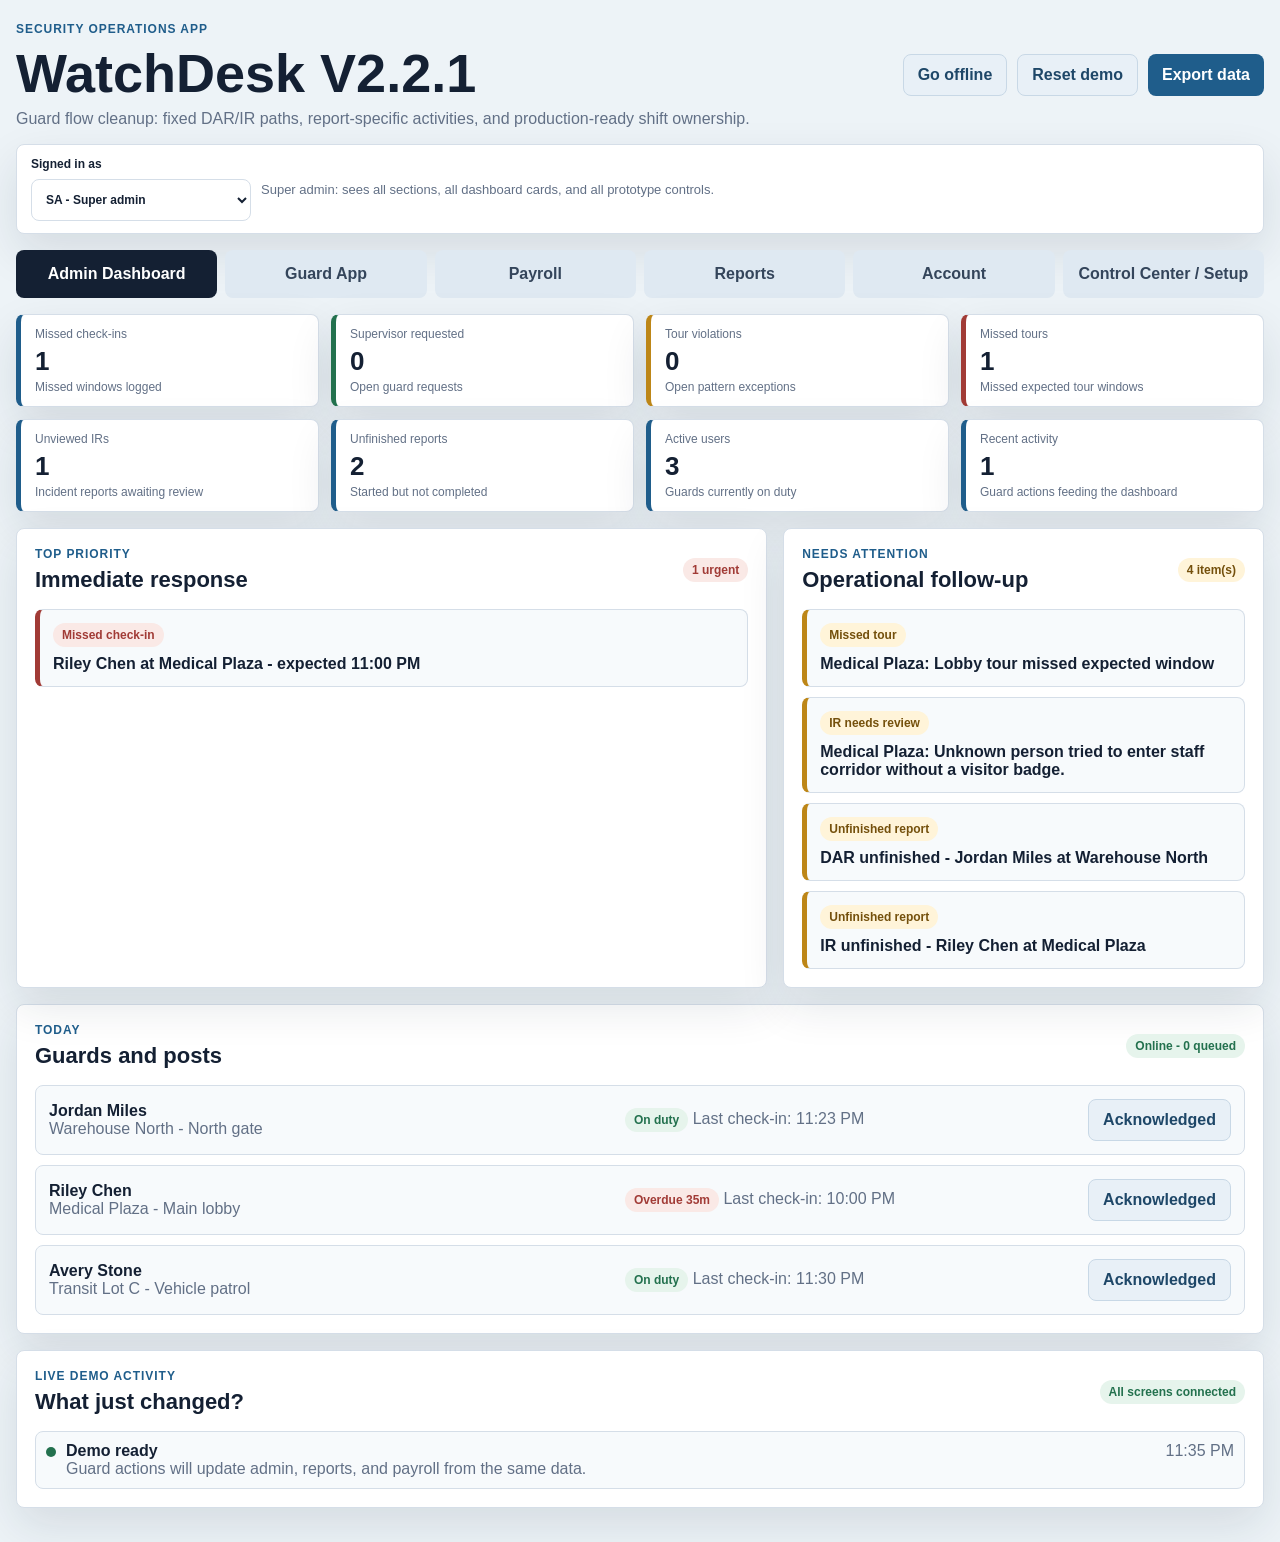
<file: index.html>
<!doctype html>
<html lang="en">
<head>
  <meta charset="utf-8">
  <meta name="viewport" content="width=device-width, initial-scale=1">
  <title>WatchDesk V2.2.1 - Guard Flow Cleanup</title>
  <style>
    :root {
      --bg: #edf3f7;
      --surface: #ffffff;
      --soft: #f7fafc;
      --ink: #142033;
      --muted: #627086;
      --line: #d5dee8;
      --blue: #1f5d8b;
      --green: #23714e;
      --red: #a13b36;
      --gold: #bd8617;
      --shadow: 0 18px 46px rgba(20, 32, 51, 0.11);
    }

    * { box-sizing: border-box; }
    html { min-width: 320px; }

    body {
      margin: 0;
      background: var(--bg);
      color: var(--ink);
      font-family: Arial, Helvetica, sans-serif;
    }

    button, input, select, textarea { font: inherit; }
    button { border: 0; cursor: pointer; }

    .page {
      width: min(1520px, calc(100% - 32px));
      margin: 0 auto;
      padding: 22px 0 34px;
    }

    .topbar {
      display: flex;
      align-items: center;
      justify-content: space-between;
      gap: 16px;
      margin-bottom: 16px;
    }

    .eyebrow {
      margin: 0 0 6px;
      color: var(--blue);
      font-size: 12px;
      font-weight: 800;
      letter-spacing: 0.08em;
      text-transform: uppercase;
    }

    h1, h2, h3, p { margin-top: 0; }
    h1 { margin-bottom: 6px; font-size: clamp(34px, 5vw, 54px); letter-spacing: 0; }
    h2 { margin-bottom: 0; font-size: 22px; letter-spacing: 0; }
    h3 { margin-bottom: 6px; letter-spacing: 0; }

    .subhead, .muted { color: var(--muted); }
    .subhead { margin-bottom: 0; font-size: 16px; }

    .top-actions, .button-row {
      display: flex;
      align-items: center;
      gap: 10px;
      flex-wrap: wrap;
    }

    .primary, .secondary, .danger {
      min-height: 42px;
      border-radius: 8px;
      padding: 0 14px;
      font-weight: 800;
      white-space: nowrap;
    }

    .primary { background: var(--blue); color: #ffffff; }
    .secondary { background: #e8f0f7; color: #1e4768; border: 1px solid #c8d8e6; }
    .danger { background: var(--red); color: #ffffff; }
    .primary:disabled, .secondary:disabled, .danger:disabled { opacity: .5; cursor: not-allowed; }

    .role-bar {
      display: flex;
      align-items: center;
      gap: 10px;
      flex-wrap: wrap;
      margin-bottom: 16px;
      padding: 12px 14px;
      border: 1px solid var(--line);
      border-radius: 8px;
      background: var(--surface);
      box-shadow: var(--shadow);
    }
    .role-bar label { flex-direction: row; align-items: center; gap: 8px; color: var(--ink); }
    .role-bar select { width: auto; min-width: 220px; }
    .role-note { color: var(--muted); font-size: 13px; }

    .tabs {
      display: grid;
      grid-template-columns: repeat(auto-fit, minmax(160px, 1fr));
      gap: 8px;
      margin-bottom: 16px;
    }

    .tab {
      min-height: 48px;
      border-radius: 8px;
      background: #dfe9f2;
      color: #34455b;
      font-weight: 800;
    }
    .tab.active { background: var(--ink); color: #ffffff; }
    .tab[hidden] { display: none; }

    .screen { display: none; }
    .screen.active { display: block; }

    .metrics {
      display: grid;
      grid-template-columns: repeat(4, minmax(150px, 1fr));
      gap: 12px;
      margin-bottom: 16px;
    }

    .metric, .panel, .phone {
      border: 1px solid var(--line);
      border-radius: 8px;
      background: var(--surface);
      box-shadow: var(--shadow);
    }

    .metric {
      min-height: 86px;
      padding: 12px 14px;
      border-left: 5px solid var(--blue);
      color: var(--ink);
      text-align: left;
      cursor: pointer;
    }
    .metric:nth-child(2) { border-left-color: var(--green); }
    .metric:nth-child(3) { border-left-color: var(--gold); }
    .metric:nth-child(4) { border-left-color: var(--red); }
    .metric span { display: block; color: var(--muted); font-size: 12px; }
    .metric strong { display: block; margin: 5px 0 3px; font-size: 26px; }
    .metric:hover { background: #f3f8fc; }
    .metric .muted { font-size: 12px; }

    .grid { display: grid; gap: 16px; }
    .two { grid-template-columns: minmax(0, 1.25fr) minmax(320px, 0.8fr); }
    .phone-grid { grid-template-columns: minmax(320px, 430px) minmax(320px, 1fr); }

    .panel { padding: 18px; }

    .panel-head, .phone-head {
      display: flex;
      align-items: center;
      justify-content: space-between;
      gap: 12px;
      margin-bottom: 16px;
    }

    .stack, .form { display: grid; gap: 10px; }

    .card {
      display: grid;
      gap: 8px;
      border: 1px solid var(--line);
      border-radius: 8px;
      background: var(--soft);
      padding: 13px;
    }
    .card.alert { border-left: 5px solid var(--red); }
    .card.warnline { border-left: 5px solid var(--gold); }

    .card-row {
      display: grid;
      grid-template-columns: minmax(180px, 1fr) minmax(150px, 0.8fr) auto;
      gap: 12px;
      align-items: center;
    }

    .pill, .tag {
      display: inline-flex;
      align-items: center;
      width: max-content;
      min-height: 24px;
      border-radius: 999px;
      padding: 2px 9px;
      background: #e8f0f7;
      color: #1e4768;
      font-size: 12px;
      font-weight: 800;
    }
    .good { background: #e6f4ec; color: var(--green); }
    .warn { background: #fff4d9; color: #74500c; }
    .bad { background: #fae9e6; color: var(--red); }

    .countdown { font-variant-numeric: tabular-nums; font-weight: 800; }

    .phone {
      border-radius: 18px;
      background: #111827;
      color: #ffffff;
      padding: 14px;
    }
    .phone-head, .shift-card, .form { border-radius: 8px; }
    .shift-card, .form {
      background: #ffffff;
      color: var(--ink);
      padding: 14px;
      margin-bottom: 12px;
    }
    .shift-card p:last-child { margin-bottom: 0; }

    .checkin-windows { display: grid; gap: 6px; margin-top: 10px; }
    .win {
      display: flex; align-items: center; justify-content: space-between;
      gap: 8px; padding: 6px 10px; border-radius: 8px;
      background: #f1f5f9; color: var(--ink); font-size: 13px;
    }

    .guard-actions {
      display: grid;
      grid-template-columns: 1fr;
      gap: 10px;
      margin-bottom: 12px;
    }
    .action-tile {
      min-height: 78px;
      border-radius: 8px;
      background: #ffffff;
      color: var(--ink);
      border: 2px solid #d9e4ef;
      padding: 14px;
      text-align: left;
      font-weight: 800;
    }
    .action-tile span {
      display: block;
      margin-top: 4px;
      color: var(--muted);
      font-size: 13px;
      font-weight: 600;
    }
    .action-tile.primary-choice { background: #eaf3fb; border-color: #b7d2e8; }
    .action-tile.warn-choice { background: #fff7e6; border-color: #efd087; }

    .active-report-list {
      display: grid;
      gap: 10px;
      margin-bottom: 12px;
    }
    .active-report-card {
      display: grid;
      gap: 8px;
      border: 1px solid #b9cfe0;
      border-left: 5px solid var(--blue);
      border-radius: 8px;
      background: #f8fbfd;
      color: var(--ink);
      padding: 12px;
    }
    .active-report-card.ir { border-left-color: var(--gold); }
    .active-report-card p { margin-bottom: 0; }
    .active-report-actions { display: flex; gap: 8px; flex-wrap: wrap; }

    .flow-panel {
      display: none;
      border-radius: 8px;
      background: #ffffff;
      color: var(--ink);
      padding: 14px;
      margin-bottom: 12px;
    }
    .flow-panel.active { display: block; }
    .flow-panel .form { padding: 0; margin: 0; box-shadow: none; border: 0; }
    .demo-control {
      display: grid;
      gap: 5px;
      padding: 10px 12px;
      border: 1px solid #efd087;
      border-radius: 8px;
      background: #fff8e8;
    }
    .demo-control label {
      display: flex;
      align-items: center;
      gap: 8px;
      font-weight: 800;
    }
    .demo-control input { width: 18px; height: 18px; }
    .field-hint {
      display: block;
      color: var(--muted);
      font-size: 12px;
      font-weight: 600;
      line-height: 1.35;
    }
    .readonly-field {
      display: grid;
      gap: 5px;
      padding: 11px 12px;
      border: 1px solid var(--line);
      border-radius: 8px;
      background: #f4f8fb;
    }
    .readonly-field span {
      color: var(--muted);
      font-size: 12px;
      font-weight: 800;
      text-transform: uppercase;
    }
    .choice-grid {
      display: grid;
      grid-template-columns: repeat(2, minmax(0, 1fr));
      gap: 10px;
      margin-top: 12px;
    }
    .choice-card {
      min-height: 92px;
      border-radius: 8px;
      padding: 14px;
      font-size: 18px;
      font-weight: 800;
      color: #ffffff;
    }
    .choice-card.good-choice { background: var(--green); }
    .choice-card.bad-choice { background: var(--red); }

    .big-check {
      width: 100%;
      min-height: 88px;
      border-radius: 8px;
      background: var(--green);
      color: #ffffff;
      font-size: 22px;
      font-weight: 800;
      margin-bottom: 12px;
    }
    .big-check.due { background: var(--gold); }
    .big-check.overdue { background: var(--red); }

    label {
      display: grid;
      gap: 6px;
      color: var(--muted);
      font-size: 12px;
      font-weight: 800;
    }

    select, textarea, input {
      width: 100%;
      border: 1px solid var(--line);
      border-radius: 8px;
      background: #ffffff;
      color: var(--ink);
      min-height: 42px;
      padding: 9px 10px;
    }
    textarea { min-height: 100px; resize: vertical; }

    .table-wrap { overflow-x: auto; }
    table { width: 100%; min-width: 760px; border-collapse: collapse; }
    th, td {
      border-bottom: 1px solid var(--line);
      padding: 13px 10px;
      text-align: left;
      vertical-align: top;
    }
    th { color: var(--muted); font-size: 12px; text-transform: uppercase; }
    tbody tr.locked { background: #f4f7fa; color: var(--muted); }
    tbody tr.clickable { cursor: pointer; }
    tbody tr.selected { outline: 2px solid var(--blue); outline-offset: -2px; background: #eef6fc; }
    .num { text-align: right; font-variant-numeric: tabular-nums; }

    .period-head {
      display: flex; align-items: center; justify-content: space-between;
      gap: 12px; flex-wrap: wrap;
      padding: 12px 14px; margin-bottom: 14px;
      border: 1px solid var(--line); border-radius: 8px; background: var(--soft);
    }
    .period-head .totals { display: flex; gap: 18px; flex-wrap: wrap; }
    .period-head .totals div { font-size: 13px; color: var(--muted); }
    .period-head .totals strong { display: block; font-size: 20px; color: var(--ink); }

    .row-actions { display: flex; gap: 6px; }
    .mini {
      min-height: 32px; border-radius: 6px; padding: 0 10px;
      font-size: 12px; font-weight: 800;
    }
    .mini.ok { background: #e6f4ec; color: var(--green); border: 1px solid #bfe0cd; }
    .mini.no { background: #fae9e6; color: var(--red); border: 1px solid #e6c4c0; }

    .detail-grid, .record-grid {
      display: grid;
      grid-template-columns: repeat(2, minmax(180px, 1fr));
      gap: 10px;
    }
    .detail-cell, .record-cell {
      border: 1px solid var(--line);
      border-radius: 8px;
      background: var(--soft);
      padding: 10px;
    }
    .detail-cell span, .record-cell span {
      display: block;
      margin-bottom: 5px;
      color: var(--muted);
      font-size: 12px;
      font-weight: 800;
      text-transform: uppercase;
    }

    .paper {
      min-height: 440px;
      border: 1px solid var(--line);
      border-radius: 8px;
      background: #ffffff;
      padding: 18px;
    }
    .paper header {
      display: flex; justify-content: space-between; gap: 12px;
      border-bottom: 2px solid var(--ink);
      margin-bottom: 14px; padding-bottom: 12px;
    }
    .paper h3 { margin-top: 18px; border-bottom: 1px solid var(--line); padding-bottom: 6px; }
    .narrative {
      min-height: 96px;
      border: 1px solid var(--line);
      border-radius: 8px;
      padding: 12px;
      background: #fbfdff;
      white-space: pre-wrap;
    }
    .signature-row {
      display: grid;
      grid-template-columns: repeat(2, minmax(180px, 1fr));
      gap: 18px;
      margin-top: 22px;
    }
    .signature-line {
      border-top: 2px solid var(--ink);
      padding-top: 8px;
      color: var(--muted);
      font-size: 13px;
    }

    .setup-grid {
      display: grid;
      grid-template-columns: repeat(4, minmax(160px, 1fr));
      gap: 12px;
    }
    .setup-item {
      min-height: 110px;
      border: 1px solid var(--line);
      border-radius: 8px;
      background: var(--soft);
      padding: 14px;
    }
    .setup-item strong { display: block; margin-bottom: 7px; }

    .empty {
      border: 1px dashed var(--line);
      border-radius: 8px;
      color: var(--muted);
      padding: 16px;
      text-align: center;
    }

    .toast {
      position: fixed;
      right: 18px;
      bottom: 18px;
      z-index: 10;
      width: min(380px, calc(100% - 36px));
      border: 1px solid #b8d7c5;
      border-left: 5px solid var(--green);
      border-radius: 8px;
      background: #ffffff;
      box-shadow: var(--shadow);
      padding: 12px 14px;
      opacity: 0;
      transform: translateY(12px);
      pointer-events: none;
      transition: opacity .18s ease, transform .18s ease;
    }
    .toast.show { opacity: 1; transform: translateY(0); }
    .toast strong { display: block; margin-bottom: 3px; }

    .live-feed { margin-top: 16px; }
    .feed-list { display: grid; gap: 8px; }
    .feed-item {
      display: grid;
      grid-template-columns: auto 1fr auto;
      gap: 10px;
      align-items: start;
      border: 1px solid var(--line);
      border-radius: 8px;
      background: var(--soft);
      padding: 10px;
    }
    .feed-dot {
      width: 10px;
      height: 10px;
      border-radius: 50%;
      background: var(--green);
      margin-top: 5px;
    }
    .feed-item strong { display: block; }

    @media (max-width: 980px) {
      .two, .phone-grid { grid-template-columns: 1fr; }
      .metrics { grid-template-columns: repeat(2, minmax(0, 1fr)); }
    }
    @media (max-width: 680px) {
      .page { width: min(100% - 20px, 1520px); }
      .topbar, .panel-head, .card-row, .top-actions, .button-row {
        align-items: stretch;
        grid-template-columns: 1fr;
        flex-direction: column;
      }
      .tabs, .metrics { grid-template-columns: 1fr; }
      .choice-grid, .detail-grid, .record-grid, .signature-row, .setup-grid { grid-template-columns: 1fr; }
      .primary, .secondary, .danger { width: 100%; }
    }
    @media print {
      body { background: #ffffff; }
      .topbar, .tabs, .role-bar, .panel:not(.print-panel), .panel-head button {
        display: none !important;
      }
      .page, .screen, .screen.active { display: block; width: 100%; padding: 0; }
      .print-panel, .paper { box-shadow: none; border: 0; }
    }
  </style>
</head>
<body>
  <div class="page">
    <header class="topbar">
      <div>
        <p class="eyebrow">Security operations app</p>
        <h1>WatchDesk V2.2.1</h1>
        <p class="subhead">Guard flow cleanup: fixed DAR/IR paths, report-specific activities, and production-ready shift ownership.</p>
      </div>
      <div class="top-actions">
        <button id="toggleOnline" class="secondary" type="button">Go offline</button>
        <button id="resetDemo" class="secondary" type="button">Reset demo</button>
        <button id="exportJson" class="primary" type="button">Export data</button>
      </div>
    </header>

    <div class="role-bar">
      <label>
        Signed in as
        <select id="roleSelect"></select>
      </label>
      <span id="roleNote" class="role-note"></span>
    </div>
    <div id="toast" class="toast" aria-live="polite"></div>

    <nav id="tabs" class="tabs" aria-label="Main screens"></nav>

    <main>
      <section id="adminScreen" class="screen active">
        <div class="metrics" id="metrics"></div>
        <div class="grid two">
          <section class="panel">
            <div class="panel-head">
              <div>
                <p class="eyebrow">Top priority</p>
                <h2>Immediate response</h2>
              </div>
              <span id="topPriorityBadge" class="pill"></span>
            </div>
            <div id="topPriorityList" class="stack"></div>
          </section>

          <section class="panel">
            <div class="panel-head">
              <div>
                <p class="eyebrow">Needs attention</p>
                <h2>Operational follow-up</h2>
              </div>
              <span id="overdueBadge" class="pill"></span>
            </div>
            <div id="attentionList" class="stack"></div>
          </section>
        </div>

        <section class="panel live-feed" id="shiftBoardPanel">
          <div class="panel-head">
            <div>
              <p class="eyebrow">Today</p>
              <h2>Guards and posts</h2>
            </div>
            <span id="syncBadge" class="pill"></span>
          </div>
          <div id="shiftBoard" class="stack"></div>
        </section>

        <section class="panel live-feed">
          <div class="panel-head">
            <div>
              <p class="eyebrow">Live demo activity</p>
              <h2>What just changed?</h2>
            </div>
            <span class="pill good">All screens connected</span>
          </div>
          <div id="liveFeed" class="feed-list"></div>
        </section>
      </section>

      <section id="guardScreen" class="screen">
        <div class="grid phone-grid">
          <section class="phone">
            <div class="phone-head">
              <strong>Guard phone</strong>
              <span id="phoneBadge" class="pill good">Online</span>
            </div>

            <div class="shift-card">
              <p class="eyebrow">Current shift</p>
              <h2 id="currentShiftTitle"></h2>
              <p id="currentShiftMeta" class="muted"></p>
              <div id="checkinWindows" class="checkin-windows"></div>
            </div>

            <div id="guardActionHome" class="guard-actions">
              <button id="darActionButton" class="action-tile primary-choice" type="button" data-guard-flow="dar">
                <strong id="darActionLabel">Start DAR</strong>
                <span>Daily activity report</span>
              </button>
              <button id="irActionButton" class="action-tile warn-choice" type="button" data-guard-flow="ir">
                <strong id="irActionLabel">Start IR</strong>
                <span>Incident report</span>
              </button>
              <button class="action-tile" type="button" data-guard-flow="checkin">
                Hourly Check-In
                <span>All normal or need supervisor</span>
              </button>
              <button class="action-tile" type="button" data-guard-flow="future">
                Other / Future
                <span>Reserved for tasks like keys, photos, or visitor logs</span>
              </button>
            </div>

            <div id="activeReports" class="active-report-list"></div>

            <button id="checkInNow" class="big-check" type="button">Check in: everything is normal</button>

            <div id="reportFlow" class="flow-panel">
              <div class="panel-head">
                <div>
                  <p class="eyebrow">Report flow</p>
                  <h2 id="reportFlowTitle">Start DAR</h2>
                </div>
                <button class="secondary" type="button" data-guard-flow="home">Back</button>
              </div>
              <form id="entryForm" class="form">
                <div id="demoModeControl" class="demo-control">
                  <label>
                    <input id="demoModeToggle" type="checkbox">
                    Demo mode enabled
                  </label>
                  <span class="field-hint">Demo selector - production will use logged-in guard assignment.</span>
                </div>
                <label id="shiftSelectorField">
                  <span id="shiftSelectorTitle">Shift</span>
                  <span id="demoSelectorNote" class="field-hint"></span>
                  <select id="shiftSelect"></select>
                </label>
                <div id="reportTypeReadonly" class="readonly-field">
                  <span>Report type</span>
                  <strong id="reportTypeLabel">DAR - Daily Activity Report</strong>
                </div>
                <label id="reportTypeAdminField">
                  Report
                  <select id="reportTypeAdmin">
                    <option value="DAR">DAR - Daily activity</option>
                    <option value="IR">IR - Incident report</option>
                  </select>
                </label>
                <label>
                  Activity
                  <select id="entryType"></select>
                </label>
                <label>
                  Notes
                  <textarea id="entryNote" placeholder="Type the guard's note here."></textarea>
                </label>
                <div class="button-row">
                  <button id="cleanNote" class="secondary" type="button">Clean note</button>
                  <button class="primary" type="submit">Save note</button>
                </div>
              </form>
            </div>

            <div id="checkinFlow" class="flow-panel">
              <div class="panel-head">
                <div>
                  <p class="eyebrow">Hourly check-in</p>
                  <h2>Post status</h2>
                </div>
                <button class="secondary" type="button" data-guard-flow="home">Back</button>
              </div>
              <div class="detail-grid">
                <div class="detail-cell"><span>Guard</span><strong id="checkinGuardName"></strong></div>
                <div class="detail-cell"><span>Assigned site/location</span><strong id="checkinSite"></strong></div>
                <div class="detail-cell"><span>Current time</span><strong id="checkinCurrentTime"></strong></div>
                <div class="detail-cell"><span>Status</span><strong>Awaiting selection</strong></div>
              </div>
              <div class="choice-grid">
                <button id="checkinAllNormal" class="choice-card good-choice" type="button">All normal</button>
                <button id="checkinNeedSupervisor" class="choice-card bad-choice" type="button">Need supervisor</button>
              </div>
            </div>

            <div id="futureFlow" class="flow-panel">
              <div class="panel-head">
                <div>
                  <p class="eyebrow">Future workflow</p>
                  <h2>Other / Future</h2>
                </div>
                <button class="secondary" type="button" data-guard-flow="home">Back</button>
              </div>
              <p class="muted">Placeholder for add-ons such as photo evidence, visitor logs, key control, or maintenance notes.</p>
            </div>

            <button id="finishShift" class="danger" type="button">Finish selected shift</button>
          </section>

          <section class="panel">
            <div class="panel-head">
              <div>
                <p class="eyebrow">Saved on this shift</p>
                <h2>Guard timeline</h2>
              </div>
            </div>
            <div id="guardTimeline" class="stack"></div>
          </section>
        </div>
      </section>

      <section id="payrollScreen" class="screen">
        <section class="panel">
          <div class="panel-head">
            <div>
              <p class="eyebrow">Pay period</p>
              <h2>Payroll review</h2>
            </div>
            <div class="button-row">
              <button id="approveReady" class="secondary" type="button">Approve ready rows</button>
              <button id="closePeriod" class="danger" type="button">Close period</button>
              <button id="exportPayroll" class="primary" type="button">Export payroll CSV</button>
            </div>
          </div>

          <div class="period-head">
            <div>
              <p class="eyebrow" style="margin-bottom:2px;">Current period</p>
              <strong id="periodLabel"></strong>
              <span id="periodStatus" class="tag"></span>
            </div>
            <div class="totals" id="periodTotals"></div>
          </div>

          <div class="table-wrap">
            <table>
              <thead>
                <tr>
                  <th>Guard</th>
                  <th>Site</th>
                  <th>Shift</th>
                  <th class="num">Reg hrs</th>
                  <th class="num">OT hrs</th>
                  <th class="num">Check-ins</th>
                  <th class="num">Missed</th>
                  <th class="num">Incidents</th>
                  <th class="num">Gross pay</th>
                  <th>Status</th>
                  <th>Action</th>
                </tr>
              </thead>
              <tbody id="payrollRows"></tbody>
            </table>
          </div>
          <div id="payrollDetail" class="panel" style="margin-top:16px;"></div>
        </section>
      </section>

      <section id="accountScreen" class="screen">
        <section class="panel">
          <div class="panel-head">
            <div>
              <p class="eyebrow">Account view</p>
              <h2>Client account and billing</h2>
            </div>
            <span id="accountStatus" class="pill"></span>
          </div>
          <div class="metrics" id="accountMetrics"></div>
          <div id="billingList" class="stack"></div>
        </section>
      </section>

      <section id="controlScreen" class="screen">
        <section class="panel">
          <div class="panel-head">
            <div>
              <p class="eyebrow">Control Center / Setup</p>
              <h2>Organization configuration</h2>
            </div>
            <span class="pill warn">Production placeholder</span>
          </div>
          <div id="controlCenterGrid" class="setup-grid"></div>
        </section>
      </section>

      <section id="reportsScreen" class="screen">
        <div class="grid two">
          <section class="panel">
            <div class="panel-head">
              <div>
                <p class="eyebrow">Paper replacement</p>
                <h2>DAR / IR records</h2>
              </div>
              <button id="finalizeReport" class="secondary" type="button">Finalize selected</button>
            </div>
            <div id="reportList" class="stack"></div>
          </section>

          <section class="panel print-panel">
            <div class="panel-head">
              <div>
                <p class="eyebrow">Printable record</p>
                <h2>Print / Save as PDF</h2>
              </div>
              <button id="printReport" class="secondary" type="button">Print / Save as PDF</button>
            </div>
            <article id="reportPreview" class="paper"></article>
          </section>
        </div>
      </section>
    </main>
  </div>
  <script>
    const STORAGE_KEY = "watchdesk-v2-state";
    const MS_MIN = 60000;
    const REPORT_ACTIVITY_OPTIONS = {
      DAR: [
        { value: "normal", label: "Tour complete, all normal" },
        { value: "unusual", label: "Tour unusual" },
        { value: "missed_tour", label: "Missed tour" },
        { value: "door_gate", label: "Door/gate checked" },
        { value: "visitor", label: "Visitor/contractor logged" },
        { value: "manual", label: "Manual note" }
      ],
      IR: [
        { value: "suspect", label: "Suspicious person" },
        { value: "fire", label: "Fire" },
        { value: "medical", label: "Medical issue" },
        { value: "theft", label: "Theft" },
        { value: "property_damage", label: "Property damage" },
        { value: "trespass", label: "Trespass" },
        { value: "safety_hazard", label: "Safety hazard" },
        { value: "other_incident", label: "Other incident" }
      ]
    };
    const incidentTypes = new Set(REPORT_ACTIVITY_OPTIONS.IR.map((option) => option.value));
    const noteRequiredTypes = new Set(["unusual", "missed_tour", ...incidentTypes]);
    const REPORT_TYPE_LABELS = {
      DAR: "DAR - Daily Activity Report",
      IR: "IR - Incident Report"
    };

    const SECTIONS = {
      admin: "Admin Dashboard",
      guard: "Guard App",
      payroll: "Payroll",
      reports: "Reports",
      account: "Account",
      control: "Control Center / Setup"
    };

    // Future production integration: Supabase Auth can map the signed-in user's
    // membership.role_slug to this same ROLES object, and row-level security
    // policies can enforce each permission scope in Postgres.
    const ROLES = {
      UL: {
        label: "UL - Field guard",
        description: "Field guard: starts a shift, checks in, writes DAR/IR notes, and finishes their own shift.",
        defaultSection: "guard",
        sections: ["guard", "reports"],
        dashboardCards: ["myShift", "myNextCheckIn", "myOpenReports", "myMissedCheckins"],
        permissions: {
          scope: "own_shift",
          guardId: "guard-1",
          canUseGuardApp: true,
          canCreateReports: true,
          canFinalizeReports: true,
          canViewPayroll: "own",
          canApprovePayroll: false,
          canClosePeriod: false,
          canManageBilling: false,
          canViewAllReports: false,
          canManageSetup: false
        }
      },
      CFSL: {
        label: "CFSL - Site supervisor",
        description: "Site supervisor: monitors guards, missed check-ins, unviewed incidents, tour violations, and supervisor queue items.",
        defaultSection: "admin",
        sections: ["admin", "guard", "reports"],
        dashboardCards: ["missedCheckins", "supervisorRequests", "tourViolations", "missedTours", "unviewedIRs", "unfinishedReports"],
        permissions: {
          scope: "site",
          canUseGuardApp: true,
          canCreateReports: true,
          canFinalizeReports: true,
          canViewPayroll: "site",
          canApprovePayroll: false,
          canClosePeriod: false,
          canManageBilling: false,
          canViewAllReports: false,
          canManageSetup: false
        }
      },
      CML: {
        label: "CML - Operations manager",
        description: "Operations manager: reviews operations metrics, incident flow, missed check-ins, tour violations, payroll, and reports.",
        defaultSection: "admin",
        sections: ["admin", "payroll", "reports", "control"],
        dashboardCards: ["missedCheckins", "supervisorRequests", "tourViolations", "missedTours", "unviewedIRs", "unfinishedReports"],
        permissions: {
          scope: "organization",
          canUseGuardApp: false,
          canCreateReports: false,
          canFinalizeReports: true,
          canViewPayroll: "org",
          canApprovePayroll: true,
          canClosePeriod: false,
          canManageBilling: false,
          canViewAllReports: true,
          canManageSetup: true
        }
      },
      CAL: {
        label: "CAL - Client account lead",
        description: "Client account lead: sees high-level account health, active users, IR trends, tour violations, and missed check-ins.",
        defaultSection: "admin",
        sections: ["admin", "payroll", "reports", "control"],
        dashboardCards: ["activeUsers", "irSevenDays", "tourViolationsSevenDays", "missedCheckinsSevenDays"],
        permissions: {
          scope: "client_account",
          canUseGuardApp: false,
          canCreateReports: false,
          canFinalizeReports: true,
          canViewPayroll: "org",
          canApprovePayroll: true,
          canClosePeriod: false,
          canManageBilling: false,
          canViewAllReports: true,
          canManageSetup: true
        }
      },
      ARUL: {
        label: "ARUL - Account/billing user",
        description: "Account/billing user: sees account status, activation date, locations, billing history, paid/unpaid state, and package placeholders.",
        defaultSection: "account",
        sections: ["account", "control"],
        dashboardCards: ["accountActiveUsers", "activationDate", "locations", "billingStatus", "packageStatus"],
        permissions: {
          scope: "account_billing",
          canUseGuardApp: false,
          canCreateReports: false,
          canFinalizeReports: false,
          canViewPayroll: "none",
          canApprovePayroll: false,
          canClosePeriod: false,
          canManageBilling: true,
          canViewAllReports: false,
          canManageSetup: true
        }
      },
      SA: {
        label: "SA - Super admin",
        description: "Super admin: sees all sections, all dashboard cards, and all prototype controls.",
        defaultSection: "admin",
        sections: ["admin", "guard", "payroll", "reports", "account", "control"],
        dashboardCards: ["missedCheckins", "supervisorRequests", "tourViolations", "missedTours", "unviewedIRs", "unfinishedReports", "activeUsers", "recentActivity"],
        permissions: {
          scope: "platform",
          canUseGuardApp: true,
          canCreateReports: true,
          canFinalizeReports: true,
          canViewPayroll: "org",
          canApprovePayroll: true,
          canClosePeriod: true,
          canManageBilling: true,
          canViewAllReports: true,
          canManageSetup: true
        }
      }
    };

    // Build a fixed "today" base so the demo's clock math is stable across loads.
    function todayAt(h, m) {
      const d = new Date();
      d.setHours(h, m, 0, 0);
      return d.getTime();
    }

    function freshStarter() {
      // Anchor a believable shift day around the current clock.
      const now = Date.now();
      const shiftStart = now - 150 * MS_MIN; // started ~2.5h ago
      return {
        screen: "admin",
        guardFlow: "home",
        demoMode: true,
        online: true,
        role: "SA",
        selectedShiftId: "shift-1",
        selectedReportId: "entry-2",
        editingReportId: null,
        selectedPayrollShiftId: "shift-1",
        queue: [],
        period: { id: "period-1", label: "Pay period - this week", status: "Open" },
        // Future production integration: SaaS billing/package permissions
        // should come from account/package tables instead of this demo object.
        account: {
          activationDate: "May 20, 2026",
          packageName: "WatchDesk Pilot",
          accountStatus: "Active",
          packageStatus: "Pilot package - 12 seats",
          paidStatus: "Paid",
          locations: ["Warehouse North", "Medical Plaza", "Transit Lot C"],
          recentBills: [
            { id: "bill-1004", date: "Jun 1, 2026", amount: "$249.00", status: "Paid" },
            { id: "bill-1003", date: "May 1, 2026", amount: "$249.00", status: "Paid" },
            { id: "bill-1002", date: "Apr 1, 2026", amount: "$249.00", status: "Unpaid demo" }
          ]
        },
        activityLog: [
          { id: "log-1", title: "Demo ready", detail: "Guard actions will update admin, reports, and payroll from the same data.", at: now }
        ],
        guards: [
          { id: "guard-1", name: "Jordan Miles", employee: "SG-1007", rate: 22.5 },
          { id: "guard-2", name: "Riley Chen", employee: "SG-1014", rate: 21.0 },
          { id: "guard-3", name: "Avery Stone", employee: "SG-1022", rate: 24.0 }
        ],
        shifts: [
          { id: "shift-1", guardId: "guard-1", site: "Warehouse North", post: "North gate", start: "8:00 AM", end: "4:00 PM", scheduledHours: 8, policyMinutes: 60, startedAt: shiftStart, lastCheckIn: now - 12 * MS_MIN, status: "On duty", finished: false },
          { id: "shift-2", guardId: "guard-2", site: "Medical Plaza", post: "Main lobby", start: "7:00 AM", end: "3:00 PM", scheduledHours: 8, policyMinutes: 60, startedAt: shiftStart - 60 * MS_MIN, lastCheckIn: now - 95 * MS_MIN, status: "On duty", finished: false },
          { id: "shift-3", guardId: "guard-3", site: "Transit Lot C", post: "Vehicle patrol", start: "6:00 AM", end: "2:00 PM", scheduledHours: 8, policyMinutes: 45, startedAt: shiftStart - 120 * MS_MIN, lastCheckIn: now - 5 * MS_MIN, status: "On duty", finished: false }
        ],
        checkins: [
          { id: "check-1", shiftId: "shift-1", expectedAt: shiftStart + 60 * MS_MIN, receivedAt: shiftStart + 61 * MS_MIN, status: "Received" },
          { id: "check-2", shiftId: "shift-1", expectedAt: shiftStart + 120 * MS_MIN, receivedAt: now - 12 * MS_MIN, status: "Received" },
          { id: "check-3", shiftId: "shift-2", expectedAt: now - 35 * MS_MIN, receivedAt: null, status: "Missed" },
          { id: "check-4", shiftId: "shift-3", expectedAt: now - 5 * MS_MIN, receivedAt: now - 5 * MS_MIN, status: "Received" }
        ],
        tourViolations: [
          { id: "tour-1", shiftId: "shift-2", label: "Lobby tour missed expected window", at: now - 70 * MS_MIN, status: "Open" }
        ],
        supervisorRequests: [],
        // Future production integration: these arrays become Postgres tables
        // such as guards, shifts, checkins, reports, payroll_rows, and events.
        entries: [
          { id: "entry-1", shiftId: "shift-1", reportType: "DAR", type: "normal", note: "North entrance, loading dock, and camera room checked. All normal.", time: "9:00 AM", incident: false, finalized: false, createdAt: now - 90 * MS_MIN, viewedAt: now - 80 * MS_MIN },
          { id: "entry-2", shiftId: "shift-2", reportType: "IR", type: "suspect", note: "Unknown person tried to enter staff corridor without a visitor badge.", time: "8:39 AM", incident: true, finalized: false, createdAt: now - 75 * MS_MIN, viewedAt: null },
          { id: "entry-3", shiftId: "shift-3", reportType: "DAR", type: "normal", note: "Vehicle patrol complete. No damage or unlocked vehicles found.", time: "10:00 AM", incident: false, finalized: true, createdAt: now - 15 * MS_MIN, viewedAt: now - 10 * MS_MIN }
        ],
        payroll: [
          { shiftId: "shift-1", status: "Ready", regHours: null, otHours: null, locked: false, note: "" },
          { shiftId: "shift-2", status: "Review", regHours: null, otHours: null, locked: false, note: "" },
          { shiftId: "shift-3", status: "Ready", regHours: null, otHours: null, locked: false, note: "" }
        ]
      };
    }

    let starter = freshStarter();
    let state = loadState();
    const $ = (id) => document.getElementById(id);

    document.addEventListener("DOMContentLoaded", () => {
      hydrateRoleSelect();
      bindEvents();
      hydrateShiftSelect();
      if (state.role === "UL") {
        state.guardFlow = "home";
        state.editingReportId = null;
      }
      render();
      // Live clock: re-evaluate overdue status and countdowns every 15s.
      setInterval(tick, 15000);
    });

    function tick() {
      recomputeCheckins();
      saveState();
      render();
    }

    // ---- Check-in engine ---------------------------------------------------
    // A shift is "due" when the next expected window is within 10 min,
    // and "overdue" once now passes expected + policyMinutes grace.
    function checkinState(shift) {
      if (shift.finished) return { kind: "done", minutesLeft: null };
      const policy = shift.policyMinutes || 60;
      const nextExpected = shift.lastCheckIn + policy * MS_MIN;
      const minutesLeft = Math.round((nextExpected - Date.now()) / MS_MIN);
      if (minutesLeft <= 0) return { kind: "overdue", minutesLeft };
      if (minutesLeft <= 10) return { kind: "due", minutesLeft };
      return { kind: "ok", minutesLeft };
    }

    // Promote any expected-but-unmet check-in window to a Missed record.
    function recomputeCheckins() {
      state.shifts.forEach((shift) => {
        if (shift.finished) return;
        const cs = checkinState(shift);
        if (cs.kind === "overdue") {
          const sinceMissed = Math.abs(cs.minutesLeft);
          const policy = shift.policyMinutes || 60;
          // Has a missed record already been logged for this window?
          const expectedWindow = shift.lastCheckIn + policy * MS_MIN;
          const already = state.checkins.some(
            (c) => c.shiftId === shift.id && c.status === "Missed" && Math.abs(c.expectedAt - expectedWindow) < MS_MIN
          );
          if (sinceMissed >= 0 && !already) {
            state.checkins.push({
              id: crypto.randomUUID(),
              shiftId: shift.id,
              expectedAt: expectedWindow,
              receivedAt: null,
              status: "Missed"
            });
            const pr = state.payroll.find((r) => r.shiftId === shift.id);
            if (pr && !pr.locked && pr.status !== "Approved") pr.status = "Review";
          }
        }
      });
    }

    // ---- Payroll math ------------------------------------------------------
    // Reg hours derive from elapsed shift time capped at 8; anything beyond is OT.
    function payrollHours(shift) {
      const endRef = shift.finished ? (shift.lastCheckIn || Date.now()) : Date.now();
      let elapsed = (endRef - shift.startedAt) / (60 * MS_MIN); // hours
      if (!isFinite(elapsed) || elapsed < 0) elapsed = shift.scheduledHours || 0;
      elapsed = Math.max(0.25, Math.round(elapsed * 100) / 100);
      const reg = Math.min(8, elapsed);
      const ot = Math.max(0, elapsed - 8);
      return { reg: round2(reg), ot: round2(ot) };
    }
    function round2(n) { return Math.round(n * 100) / 100; }

    function effectiveHours(row, shift) {
      const calc = payrollHours(shift);
      return {
        reg: row.regHours == null ? calc.reg : row.regHours,
        ot: row.otHours == null ? calc.ot : row.otHours
      };
    }

    function payrollCompensation(row, shift, guard) {
      const { reg, ot } = effectiveHours(row, shift);
      const rate = round2(Number(guard.rate) || 0);
      const overtimeRate = round2(rate * 1.5);
      const holidayHours = round2(Number(row.holidayHours) || 0);
      const regularPay = roundMoney(reg * rate);
      const overtimePay = roundMoney(ot * overtimeRate);
      const holidayPay = roundMoney(holidayHours * rate);
      return {
        reg,
        ot,
        holidayHours,
        totalHours: round2(reg + ot + holidayHours),
        rate,
        overtimeRate,
        regularPay,
        overtimePay,
        holidayPay,
        grossPay: roundMoney(regularPay + overtimePay + holidayPay)
      };
    }

    function roundMoney(n) {
      return Math.round((Number(n) + Number.EPSILON) * 100) / 100;
    }

    function money(n) {
      return `$${roundMoney(n).toFixed(2)}`;
    }

    function hydrateRoleSelect() {
      $("roleSelect").innerHTML = Object.entries(ROLES)
        .map(([key, r]) => `<option value="${key}">${esc(r.label)}</option>`)
        .join("");
      if (!ROLES[state.role]) state.role = "SA";
      $("roleSelect").value = state.role || "SA";
    }

    function currentRole() { return ROLES[state.role] || ROLES.SA; }

    function bindEvents() {
      $("tabs").addEventListener("click", (event) => {
        const button = event.target.closest("[data-screen]");
        if (!button) return;
        state.screen = button.dataset.screen;
        if (state.role === "UL" && state.screen === "guard") {
          state.guardFlow = "home";
          state.editingReportId = null;
        }
        saveState();
        render();
      });

      $("roleSelect").addEventListener("change", () => {
        state.role = $("roleSelect").value;
        const r = currentRole();
        state.screen = r.defaultSection;
        // If this role is a field guard, point the guard app at their shift.
        if (r.permissions.guardId) {
          const sh = state.shifts.find((s) => s.guardId === r.permissions.guardId);
          if (sh) state.selectedShiftId = sh.id;
        }
        if (state.role === "UL") {
          state.guardFlow = "home";
          state.editingReportId = null;
        }
        saveState();
        hydrateShiftSelect();
        render();
      });

      $("toggleOnline").addEventListener("click", () => {
        state.online = !state.online;
        const cleared = state.queue.length;
        if (state.online) state.queue = [];
        recordActivity(
          state.online ? "Back online" : "Offline mode enabled",
          state.online ? `${cleared} queued action(s) synced to admin.` : "New guard actions will queue locally until online."
        );
        saveState();
        render();
      });
      $("resetDemo").addEventListener("click", () => {
        localStorage.removeItem(STORAGE_KEY);
        starter = freshStarter();
        state = structuredClone(starter);
        hydrateRoleSelect();
        hydrateShiftSelect();
        render();
      });
      $("exportJson").addEventListener("click", () => download("watchdesk-v2-data.json", JSON.stringify(state, null, 2), "application/json"));
      $("shiftSelect").addEventListener("change", () => {
        if (state.role === "UL" && !state.demoMode) {
          hydrateShiftSelect();
          return;
        }
        const activeFlow = state.guardFlow;
        state.selectedShiftId = $("shiftSelect").value;
        state.editingReportId = null;
        if (state.role === "UL" && ["dar", "ir"].includes(activeFlow)) {
          setGuardFlow(activeFlow);
          return;
        }
        if (state.role === "UL") state.guardFlow = "home";
        saveState();
        render();
      });
      $("demoModeToggle").addEventListener("change", () => {
        state.demoMode = $("demoModeToggle").checked;
        state.editingReportId = null;
        state.guardFlow = "home";
        if (!state.demoMode) {
          // Production integration: Supabase Auth will provide the authenticated
          // guard identity, and the active shift assignment will come from Postgres.
          // UL users will not manually choose another guard in production.
          const assignedShift = myShiftForRole();
          if (assignedShift) state.selectedShiftId = assignedShift.id;
        }
        saveState();
        hydrateShiftSelect();
        render();
      });
      $("reportTypeAdmin").addEventListener("change", () => {
        state.editingReportId = null;
        renderActivityOptions($("reportTypeAdmin").value);
        render();
      });
      document.querySelectorAll("[data-guard-flow]").forEach((button) => {
        button.addEventListener("click", () => setGuardFlow(button.dataset.guardFlow));
      });
      $("activeReports").addEventListener("click", (event) => {
        const continueButton = event.target.closest("[data-continue-report]");
        const finalizeButton = event.target.closest("[data-finalize-active]");
        if (continueButton) continueReport(continueButton.dataset.continueReport);
        if (finalizeButton) finalizeReportById(finalizeButton.dataset.finalizeActive);
      });
      $("metrics").addEventListener("click", (event) => {
        const card = event.target.closest("[data-metric-action]");
        if (card) handleMetricAction(card.dataset.metricAction);
      });
      $("accountMetrics").addEventListener("click", (event) => {
        const card = event.target.closest("[data-metric-action]");
        if (card) handleMetricAction(card.dataset.metricAction);
      });
      $("checkInNow").addEventListener("click", checkInNow);
      $("checkinAllNormal").addEventListener("click", () => saveHourlyCheckIn(false));
      $("checkinNeedSupervisor").addEventListener("click", () => saveHourlyCheckIn(true));
      $("entryForm").addEventListener("submit", saveEntry);
      $("cleanNote").addEventListener("click", cleanNote);
      $("finishShift").addEventListener("click", finishShift);
      $("approveReady").addEventListener("click", approveReadyPayroll);
      $("closePeriod").addEventListener("click", closePeriod);
      $("exportPayroll").addEventListener("click", exportPayrollCsv);
      $("finalizeReport").addEventListener("click", finalizeSelectedReport);
      // Future production integration: replace window.print() with a PDF export
      // service when official DAR/IR storage and delivery are required.
      $("printReport").addEventListener("click", () => window.print());
    }

    function loadState() {
      try {
        const saved = JSON.parse(localStorage.getItem(STORAGE_KEY));
        if (!saved) return structuredClone(starter);
        // Guard against older shapes: ensure new fields exist.
        if (!saved.period) saved.period = structuredClone(starter.period);
        if (!ROLES[saved.role]) saved.role = "SA";
        saved.account = {
          ...structuredClone(starter.account),
          ...(saved.account || {}),
          locations: (saved.account && saved.account.locations) || starter.account.locations,
          recentBills: (saved.account && saved.account.recentBills) || starter.account.recentBills
        };
        if (!saved.activityLog) saved.activityLog = structuredClone(starter.activityLog || []);
        if (!saved.tourViolations) saved.tourViolations = structuredClone(starter.tourViolations || []);
        if (!saved.supervisorRequests) saved.supervisorRequests = structuredClone(starter.supervisorRequests || []);
        if (!Array.isArray(saved.queue)) saved.queue = [];
        if (!saved.guardFlow) saved.guardFlow = "home";
        if (!Object.prototype.hasOwnProperty.call(saved, "demoMode")) saved.demoMode = true;
        if (!Object.prototype.hasOwnProperty.call(saved, "editingReportId")) saved.editingReportId = null;
        if (!saved.selectedPayrollShiftId) saved.selectedPayrollShiftId = saved.selectedShiftId || starter.selectedPayrollShiftId;
        if (!ROLES[saved.role].sections.includes(saved.screen)) saved.screen = ROLES[saved.role].defaultSection;
        saved.entries = (saved.entries || []).map((entry, index) => ({
          ...entry,
          createdAt: entry.createdAt || Date.now() - (index + 1) * 15 * MS_MIN,
          viewedAt: Object.prototype.hasOwnProperty.call(entry, "viewedAt") ? entry.viewedAt : (entry.reportType === "IR" ? null : Date.now())
        }));
        return saved;
      } catch {
        return structuredClone(starter);
      }
    }

    function saveState() { localStorage.setItem(STORAGE_KEY, JSON.stringify(state)); }

    function visibleShiftsForRole(role = currentRole()) {
      const guardId = role.permissions.guardId;
      if (guardId && !role.permissions.canViewAllReports) {
        // Demo mode intentionally exposes all sample guards so Raul/Patrick can
        // test each workflow. Production UL sessions use the authenticated
        // Supabase user and database shift assignment, never a manual guard picker.
        if (role.permissions.scope === "own_shift" && state.demoMode) return state.shifts;
        return state.shifts.filter((shift) => shift.guardId === guardId);
      }
      return state.shifts;
    }

    function visibleEntriesForRole(role = currentRole()) {
      const guardId = role.permissions.guardId;
      if (role.permissions.canViewAllReports || !guardId) return state.entries;
      if (role.permissions.scope === "own_shift" && state.demoMode) return state.entries;
      return state.entries.filter((entry) => getShift(entry.shiftId).guardId === guardId);
    }

    function hydrateShiftSelect() {
      const shifts = visibleShiftsForRole();
      if (shifts.length && !shifts.some((shift) => shift.id === state.selectedShiftId)) {
        state.selectedShiftId = shifts[0].id;
      }
      $("shiftSelect").innerHTML = shifts.map((shift) => {
        const guard = getGuard(shift.guardId);
        return `<option value="${esc(shift.id)}">${esc(guard.name)} - ${esc(shift.site)}</option>`;
      }).join("");
      $("shiftSelect").value = state.selectedShiftId;
    }

    function render() {
      const role = currentRole();
      if (!role.sections.includes(state.screen)) state.screen = role.defaultSection;
      hydrateShiftSelect();
      renderTabs(role);
      document.querySelectorAll(".screen").forEach((screen) => screen.classList.toggle("active", screen.id === `${state.screen}Screen`));
      $("toggleOnline").textContent = state.online ? "Go offline" : "Go online";
      $("toggleOnline").disabled = !role.permissions.canUseGuardApp;
      $("roleNote").textContent = role.description;
      renderAdmin(role);
      renderGuard(role);
      renderPayroll(role);
      renderReports(role);
      renderAccount(role);
      renderControlCenter(role);
      renderActivityLog();
    }

    function renderTabs(role) {
      $("tabs").innerHTML = role.sections.map((section) => `
        <button class="tab ${section === state.screen ? "active" : ""}" type="button" data-screen="${esc(section)}">
          ${esc(SECTIONS[section] || section)}
        </button>
      `).join("");
    }

    function renderAdmin(role) {
      $("metrics").innerHTML = role.dashboardCards.map(dashboardCard).join("");

      $("syncBadge").textContent = state.online ? `Online - ${state.queue.length} queued` : `Offline - ${state.queue.length} queued`;
      $("syncBadge").className = `pill ${state.online ? "good" : "warn"}`;

      $("shiftBoard").innerHTML = state.shifts.map((shift) => {
        const guard = getGuard(shift.guardId);
        const cs = checkinState(shift);
        let tone = "good", label = shift.finished ? "Finished" : "On duty";
        if (!shift.finished && cs.kind === "overdue") { tone = "bad"; label = `Overdue ${Math.abs(cs.minutesLeft)}m`; }
        else if (!shift.finished && cs.kind === "due") { tone = "warn"; label = `Due in ${cs.minutesLeft}m`; }
        return `
          <article class="card card-row">
            <div>
              <strong>${esc(guard.name)}</strong>
              <div class="muted">${esc(shift.site)} - ${esc(shift.post)}</div>
            </div>
            <div>
              <span class="tag ${tone}">${esc(label)}</span>
              <span class="muted">Last check-in: ${esc(clock(shift.lastCheckIn))}</span>
            </div>
            ${role.permissions.canUseGuardApp ? `<button class="secondary" type="button" data-acknowledge="${esc(shift.id)}">Acknowledged</button>` : `<span class="muted" style="font-size:12px;">View only</span>`}
          </article>
        `;
      }).join("");

      document.querySelectorAll("[data-acknowledge]").forEach((button) => {
        button.addEventListener("click", () => acknowledgeShift(button.dataset.acknowledge));
      });

      const topPriorityItems = [
        ...state.checkins.filter((item) => item.status === "Missed").map((item) => {
          const shift = getShift(item.shiftId);
          return { cls: "alert", tone: "bad", type: "Missed check-in", detail: `${getGuard(shift.guardId).name} at ${shift.site} - expected ${clock(item.expectedAt)}` };
        }),
        ...state.supervisorRequests.filter((item) => item.status === "Open").map((item) => {
          const shift = getShift(item.shiftId);
          return { cls: "alert", tone: "bad", type: "Supervisor requested", detail: `${getGuard(shift.guardId).name} at ${shift.site}: ${item.note}` };
        })
      ];

      const attentionItems = [
        ...state.tourViolations.filter((item) => item.status !== "Closed" && !item.label.toLowerCase().includes("missed")).map((item) => {
          const shift = getShift(item.shiftId);
          return { cls: "warnline", tone: "warn", type: "Tour pattern violation", detail: `${shift.site}: ${item.label}` };
        }),
        ...state.tourViolations.filter((item) => item.status !== "Closed" && item.label.toLowerCase().includes("missed")).map((item) => {
          const shift = getShift(item.shiftId);
          return { cls: "warnline", tone: "warn", type: "Missed tour", detail: `${shift.site}: ${item.label}` };
        }),
        ...state.entries.filter((entry) => entry.reportType === "IR" && !entry.finalized).map((entry) => {
          const shift = getShift(entry.shiftId);
          return { cls: "warnline", tone: "warn", type: "IR needs review", detail: `${shift.site}: ${entry.note}` };
        }),
        ...state.entries.filter((entry) => !entry.finalized).map((entry) => {
          const shift = getShift(entry.shiftId);
          const status = entry.reportType === "DAR" ? "DAR unfinished" : "IR unfinished";
          return { cls: "warnline", tone: "warn", type: "Unfinished report", detail: `${status} - ${getGuard(shift.guardId).name} at ${shift.site}` };
        })
      ];

      $("topPriorityBadge").textContent = topPriorityItems.length ? `${topPriorityItems.length} urgent` : "All clear";
      $("topPriorityBadge").className = `pill ${topPriorityItems.length ? "bad" : "good"}`;
      $("overdueBadge").textContent = attentionItems.length ? `${attentionItems.length} item(s)` : "All clear";
      $("overdueBadge").className = `pill ${attentionItems.length ? "warn" : "good"}`;

      $("topPriorityList").innerHTML = topPriorityItems.length ? topPriorityItems.map((item) => `
        <article class="card ${item.cls}">
          <span class="tag ${item.tone}">${esc(item.type)}</span>
          <strong>${esc(item.detail)}</strong>
        </article>
      `).join("") : `<div class="empty">No missed check-ins or supervisor requests.</div>`;

      $("attentionList").innerHTML = attentionItems.length ? attentionItems.map((item) => `
        <article class="card ${item.cls}">
          <span class="tag ${item.tone}">${esc(item.type)}</span>
          <strong>${esc(item.detail)}</strong>
        </article>
      `).join("") : `<div class="empty">Nothing needs attention right now.</div>`;
    }

    function renderActivityLog() {
      const target = $("liveFeed");
      if (!target) return;
      const logs = (state.activityLog || []).slice(0, 8);
      target.innerHTML = logs.length ? logs.map((item) => `
        <article class="feed-item">
          <span class="feed-dot"></span>
          <div>
            <strong>${esc(item.title)}</strong>
            <span class="muted">${esc(item.detail)}</span>
          </div>
          <span class="muted">${esc(clock(item.at))}</span>
        </article>
      `).join("") : `<div class="empty">No actions yet. Try the Guard App check-in or save a DAR/IR note.</div>`;
    }

    function renderGuard(role) {
      const shift = getShift(state.selectedShiftId);
      const guard = getGuard(shift.guardId);
      const cs = checkinState(shift);
      const ulMode = state.role === "UL";
      const flow = ulMode ? (state.guardFlow || "home") : "report";
      const activeDar = getActiveReport(shift.id, "DAR");
      const activeIr = getActiveReport(shift.id, "IR");

      $("phoneBadge").textContent = state.online ? "Online" : "Offline";
      $("phoneBadge").className = `pill ${state.online ? "good" : "warn"}`;
      $("currentShiftTitle").textContent = `${guard.name} - ${shift.site}`;
      $("currentShiftMeta").textContent = `${shift.post}, ${shift.start} to ${shift.end}. Check in every ${shift.policyMinutes} min.`;
      $("demoModeControl").style.display = ulMode ? "grid" : "none";
      $("demoModeToggle").checked = Boolean(state.demoMode);
      $("shiftSelectorTitle").textContent = ulMode ? "Demo guard/shift selector" : "Shift";
      $("demoSelectorNote").textContent = ulMode
        ? "Demo only: choose Jordan Miles, Riley Chen, or Avery Stone for testing."
        : "";
      $("shiftSelect").disabled = ulMode && !state.demoMode;
      $("reportTypeReadonly").style.display = ulMode ? "grid" : "none";
      $("reportTypeAdminField").style.display = ulMode ? "none" : "grid";

      // Big check-in button reflects how close we are to the window.
      const btn = $("checkInNow");
      btn.classList.remove("due", "overdue");
      if (!role.permissions.canUseGuardApp) {
        btn.textContent = "View only";
        btn.disabled = true;
      } else if (shift.finished) {
        btn.textContent = "Shift finished";
        btn.disabled = true;
      } else {
        btn.disabled = false;
        if (cs.kind === "overdue") { btn.classList.add("overdue"); btn.textContent = `Check in now - ${Math.abs(cs.minutesLeft)} min overdue`; }
        else if (cs.kind === "due") { btn.classList.add("due"); btn.textContent = `Check in - due in ${cs.minutesLeft} min`; }
        else { btn.textContent = `Check in: everything is normal (next in ${cs.minutesLeft} min)`; }
      }
      btn.style.display = ulMode ? "none" : "block";

      $("guardActionHome").style.display = ulMode && flow === "home" ? "grid" : "none";
      $("darActionLabel").textContent = activeDar ? "Continue Active DAR" : "Start DAR";
      $("irActionLabel").textContent = activeIr ? "Continue Active IR" : "Start IR";
      $("reportFlow").classList.toggle("active", !ulMode || flow === "dar" || flow === "ir");
      $("checkinFlow").classList.toggle("active", ulMode && flow === "checkin");
      $("futureFlow").classList.toggle("active", ulMode && flow === "future");
      $("finishShift").style.display = ulMode && flow === "home" ? "block" : (ulMode ? "none" : "block");
      const editing = state.entries.find((entry) => entry.id === state.editingReportId && !entry.finalized);
      const reportType = editing
        ? editing.reportType
        : (ulMode ? (flow === "ir" ? "IR" : "DAR") : $("reportTypeAdmin").value);
      $("reportTypeLabel").textContent = REPORT_TYPE_LABELS[reportType];
      renderActivityOptions(reportType, editing ? editing.type : $("entryType").value);
      $("reportFlowTitle").textContent = editing
        ? `Continue Active ${editing.reportType}`
        : (reportType === "IR" ? "Start IR" : "Start DAR");
      $("checkinGuardName").textContent = guard.name;
      $("checkinSite").textContent = `${shift.site} - ${shift.post}`;
      $("checkinCurrentTime").textContent = fullDateTime(Date.now());

      $("activeReports").style.display = ulMode && flow === "home" ? "grid" : "none";
      $("activeReports").innerHTML = ulMode && flow === "home"
        ? ["DAR", "IR"].map((reportType) => activeReportCard(shift, reportType)).join("")
        : "";

      // Recent check-in windows for this shift.
      const windows = state.checkins
        .filter((c) => c.shiftId === shift.id)
        .slice(-5)
        .reverse();
      $("checkinWindows").innerHTML = windows.length ? windows.map((c) => {
        const tone = c.status === "Received" ? "good" : "bad";
        const when = c.status === "Received" ? clock(c.receivedAt) : "missed";
        return `<div class="win"><span>${esc(clock(c.expectedAt))} window</span><span class="tag ${tone}">${esc(c.status)} ${esc(when)}</span></div>`;
      }).join("") : `<div class="muted" style="font-size:13px;">No check-in windows yet.</div>`;

      const entries = guardTimelineItems(shift).slice().reverse();
      $("guardTimeline").innerHTML = entries.length ? entries.map((entry) => `
        <article class="card">
          <span class="tag ${entry.tone}">${esc(entry.badge)}</span>
          <strong>${esc(entry.title)}</strong>
          <div class="muted">${esc(entry.time)} - ${esc(entry.status)}</div>
          <p>${esc(entry.note)}</p>
        </article>
      `).join("") : `<div class="empty">No notes saved for this shift yet.</div>`;
    }

    function activeReportCard(shift, reportType) {
      const active = getActiveReport(shift.id, reportType);
      const latest = active || getLatestReport(shift.id, reportType);
      const status = active ? "Active / unfinished" : (latest ? (reportType === "DAR" ? "Completed" : "Finalized") : "Not started");
      const tone = active ? "warn" : (latest ? "good" : "");
      const note = latest ? latest.note : `No ${reportType} has been started for this shift.`;
      const started = latest ? fullDateTime(latest.createdAt) : "-";
      return `
        <article class="active-report-card ${reportType === "IR" ? "ir" : ""}">
          <div>
            <span class="tag ${tone}">${esc(status)}</span>
            <strong>${esc(reportType)} Active Report</strong>
            <p class="muted">Last saved note: ${esc(note)}</p>
            <div class="muted">Report started: ${esc(started)}</div>
          </div>
          ${active ? `
            <div class="active-report-actions">
              <button class="secondary" type="button" data-continue-report="${esc(active.id)}">Continue editing</button>
              <button class="primary" type="button" data-finalize-active="${esc(active.id)}">Finalize ${esc(reportType)}</button>
            </div>
          ` : ""}
        </article>
      `;
    }

    function renderPayroll(role) {
      const period = state.period;
      const permission = role.permissions;
      $("periodLabel").textContent = period.label;
      $("periodStatus").textContent = period.status;
      $("periodStatus").className = `tag ${period.status === "Closed" ? "bad" : "good"}`;

      // Role-scoped row visibility.
      let rows = state.payroll;
      if (permission.canViewPayroll === "none") {
        rows = [];
      } else if (permission.canViewPayroll === "own" && permission.guardId) {
        rows = rows.filter((r) => getShift(r.shiftId).guardId === permission.guardId);
      }
      if (rows.length && !rows.some((row) => row.shiftId === state.selectedPayrollShiftId)) {
        state.selectedPayrollShiftId = rows[0].shiftId;
      }

      let totReg = 0, totOt = 0, totIncidents = 0, totPay = 0;
      let selectedOfficerName = "";
      let selectedOfficerPay = 0;
      $("payrollRows").innerHTML = rows.length ? rows.map((row) => {
        const shift = getShift(row.shiftId);
        const guard = getGuard(shift.guardId);
        const received = state.checkins.filter((c) => c.shiftId === shift.id && c.status === "Received").length;
        const missed = state.checkins.filter((c) => c.shiftId === shift.id && c.status === "Missed").length;
        const incidents = state.entries.filter((e) => e.shiftId === shift.id && e.incident).length;
        const pay = payrollCompensation(row, shift, guard);
        totReg += pay.reg;
        totOt += pay.ot;
        totIncidents += incidents;
        totPay = roundMoney(totPay + pay.grossPay);
        if (row.shiftId === state.selectedPayrollShiftId) {
          selectedOfficerName = guard.name;
          selectedOfficerPay = pay.grossPay;
        }

        const tone = row.status === "Approved" ? "good" : row.status === "Review" || row.status === "Rejected" ? "bad" : "warn";
        const canAct = permission.canApprovePayroll && !row.locked && period.status !== "Closed";
        const actions = canAct ? `
          <div class="row-actions">
            <button class="mini" type="button" data-detail-button="${esc(shift.id)}">Details</button>
            <button class="mini ok" type="button" data-approve="${esc(shift.id)}">Approve</button>
            <button class="mini no" type="button" data-reject="${esc(shift.id)}">Reject</button>
          </div>` : `
          <div class="row-actions">
            <button class="mini" type="button" data-detail-button="${esc(shift.id)}">Details</button>
            <span class="muted" style="font-size:12px;">${row.locked ? "Locked" : "View only"}</span>
          </div>`;

        return `
          <tr class="${row.locked ? "locked" : ""} ${row.shiftId === state.selectedPayrollShiftId ? "selected" : ""} clickable" data-payroll-detail="${esc(shift.id)}">
            <td>${esc(guard.name)}<br><span class="muted">${esc(guard.employee)} - $${guard.rate.toFixed(2)}/hr</span></td>
            <td>${esc(shift.site)}</td>
            <td>${esc(shift.start)}-${esc(shift.end)}</td>
            <td class="num">${pay.reg.toFixed(2)}</td>
            <td class="num">${pay.ot.toFixed(2)}</td>
            <td class="num">${received}</td>
            <td class="num">${missed}</td>
            <td class="num">${incidents}</td>
            <td class="num"><strong>${money(pay.grossPay)}</strong></td>
            <td><span class="tag ${tone}">${esc(row.status)}</span></td>
            <td>${actions}</td>
          </tr>
        `;
      }).join("") : `<tr><td colspan="11"><div class="empty">This role does not have payroll rows in the prototype.</div></td></tr>`;

      $("periodTotals").innerHTML = `
        <div><strong>${totReg.toFixed(2)}</strong>Regular hrs</div>
        <div><strong>${totOt.toFixed(2)}</strong>Overtime hrs</div>
        <div><strong>${totIncidents}</strong>Incidents</div>
        <div><strong>${money(totPay)}</strong>Period gross pay</div>
        <div><strong>${money(selectedOfficerPay)}</strong>Selected officer${selectedOfficerName ? ` - ${esc(selectedOfficerName)}` : ""}</div>
      `;

      document.querySelectorAll("[data-payroll-detail]").forEach((row) => {
        row.addEventListener("click", () => {
          state.selectedPayrollShiftId = row.dataset.payrollDetail;
          saveState();
          renderPayroll(role);
        });
      });
      document.querySelectorAll("[data-detail-button]").forEach((b) => b.addEventListener("click", (event) => {
        event.stopPropagation();
        state.selectedPayrollShiftId = b.dataset.detailButton;
        saveState();
        renderPayroll(role);
      }));
      document.querySelectorAll("[data-approve]").forEach((b) => b.addEventListener("click", (event) => {
        event.stopPropagation();
        setRowStatus(b.dataset.approve, "Approved");
      }));
      document.querySelectorAll("[data-reject]").forEach((b) => b.addEventListener("click", (event) => {
        event.stopPropagation();
        setRowStatus(b.dataset.reject, "Rejected");
      }));

      // Top-bar payroll controls respect role + period lock.
      const locked = period.status === "Closed";
      $("approveReady").disabled = !permission.canApprovePayroll || locked;
      $("closePeriod").disabled = !permission.canClosePeriod || locked;
      $("closePeriod").textContent = locked ? "Period closed" : "Close period";
      renderPayrollDetail(rows);
    }

    function renderPayrollDetail(rows) {
      const target = $("payrollDetail");
      if (!target) return;
      const row = rows.find((item) => item.shiftId === state.selectedPayrollShiftId) || rows[0];
      if (!row) {
        target.innerHTML = `<div class="empty">Select a payroll row to see officer-level detail.</div>`;
        return;
      }
      const shift = getShift(row.shiftId);
      const guard = getGuard(shift.guardId);
      const incidents = state.entries.filter((entry) => entry.shiftId === shift.id && entry.incident).length;
      const pay = payrollCompensation(row, shift, guard);
      target.innerHTML = `
        <div class="panel-head">
          <div>
            <p class="eyebrow">Officer payroll detail</p>
            <h2>${esc(guard.name)}</h2>
          </div>
          <span class="tag ${row.status === "Approved" ? "good" : row.status === "Review" || row.status === "Rejected" ? "bad" : "warn"}">${esc(row.status)}</span>
        </div>
        <div class="detail-grid">
          ${detailCell("Guard name", guard.name)}
          ${detailCell("Employee ID", guard.employee)}
          ${detailCell("Site", shift.site)}
          ${detailCell("Dates worked", formatDate(shift.startedAt))}
          ${detailCell("Time in", clock(shift.startedAt))}
          ${detailCell("Time out", shift.finished ? clock(shift.lastCheckIn) : "Active shift")}
          ${detailCell("Hourly rate", `${money(pay.rate)}/hr`)}
          ${detailCell("Regular hours", pay.reg.toFixed(2))}
          ${detailCell("Regular pay", money(pay.regularPay))}
          ${detailCell("Overtime hours", pay.ot.toFixed(2))}
          ${detailCell("Overtime rate", `${money(pay.overtimeRate)}/hr`)}
          ${detailCell("Overtime pay", money(pay.overtimePay))}
          ${detailCell("Holiday hours", `${pay.holidayHours.toFixed(2)} placeholder`)}
          ${detailCell("Holiday pay", `${money(pay.holidayPay)} placeholder`)}
          ${detailCell("Total hours", pay.totalHours.toFixed(2))}
          ${detailCell("Estimated gross pay", money(pay.grossPay))}
          ${detailCell("Incidents", incidents)}
          ${detailCell("Approval status", row.status)}
        </div>
      `;
    }

    function renderReports(role) {
      const reports = visibleEntriesForRole(role).slice().reverse();
      $("reportList").innerHTML = reports.length ? reports.map((entry) => {
        const shift = getShift(entry.shiftId);
        const guard = getGuard(shift.guardId);
        const unread = entry.reportType === "IR" && !entry.viewedAt;
        return `
          <article class="card">
            <span class="tag ${entry.incident ? "bad" : "good"}">${esc(entry.reportType)}</span>
            ${unread ? `<span class="tag warn">Unviewed</span>` : ""}
            <strong>${esc(guard.name)} - ${esc(shift.site)}</strong>
            <div class="muted">${esc(entry.time)} - ${esc(labelFor(entry.type))} - ${esc(reportStatus(entry))}</div>
            <p>${esc(entry.note)}</p>
            <button class="secondary" type="button" data-preview="${esc(entry.id)}">Preview</button>
          </article>
        `;
      }).join("") : `<div class="empty">No reports are visible for this role.</div>`;

      document.querySelectorAll("[data-preview]").forEach((button) => {
        button.addEventListener("click", () => {
          state.selectedReportId = button.dataset.preview;
          const entry = state.entries.find((item) => item.id === state.selectedReportId);
          if (entry && entry.reportType === "IR" && !entry.viewedAt) {
            entry.viewedAt = Date.now();
            recordActivity("IR viewed", `${entry.id} was opened from the Reports screen. Unviewed IR count updated.`);
          }
          saveState();
          render();
        });
      });

      const selected = reports.find((entry) => entry.id === state.selectedReportId) || reports[0];
      if (!selected) {
        $("reportPreview").innerHTML = `<div class="empty">Select a role with report access or create a new report from the Guard App.</div>`;
        $("finalizeReport").disabled = true;
        return;
      }
      state.selectedReportId = selected.id;
      const shift = getShift(selected.shiftId);
      const guard = getGuard(shift.guardId);
      $("finalizeReport").disabled = !role.permissions.canFinalizeReports || selected.finalized;
      $("reportPreview").innerHTML = `
        <header>
          <div>
            <p class="eyebrow">Official ${esc(selected.reportType)} record</p>
            <h2>${esc(selected.reportType)} - ${esc(labelFor(selected.type))}</h2>
          </div>
          <div class="muted">Print / Save as PDF<br>${esc(reportStatus(selected))}</div>
        </header>
        <div class="record-grid">
          ${recordCell("Report type", selected.reportType)}
          ${recordCell("Status", reportStatus(selected))}
          ${recordCell("Guard", guard.name)}
          ${recordCell("Employee ID", guard.employee)}
          ${recordCell("Site", `${shift.site} - ${shift.post}`)}
          ${recordCell("Shift", `${shift.start} to ${shift.end}`)}
          ${recordCell("Date/time", fullDateTime(selected.createdAt || Date.now()))}
          ${recordCell("Activity", labelFor(selected.type))}
        </div>
        <h3>Notes / Narrative</h3>
        <div class="narrative">${esc(selected.note)}</div>
        <h3>Supervisor Review${selected.reportType === "DAR" ? " (optional)" : ""}</h3>
        <div class="narrative">${selected.reportType === "DAR" ? "Optional supervisor notes placeholder. DAR completion does not require mandatory review." : "Supervisor review placeholder: pending review, notes, corrective action, or client notification."}</div>
        <div class="signature-row">
          <div class="signature-line">Guard signature / date</div>
          <div class="signature-line">Supervisor signature / date</div>
        </div>
      `;
    }

    function renderAccount(role) {
      const account = state.account || starter.account;
      const cards = role.sections.includes("account")
        ? (role.dashboardCards.some((key) => key.startsWith("account") || key === "activationDate" || key === "locations" || key === "billingStatus" || key === "packageStatus")
          ? role.dashboardCards
          : ROLES.ARUL.dashboardCards)
        : ROLES.ARUL.dashboardCards;

      $("accountStatus").textContent = `${account.accountStatus} - ${account.paidStatus}`;
      $("accountStatus").className = `pill ${account.paidStatus === "Paid" ? "good" : "warn"}`;
      $("accountMetrics").innerHTML = cards.map(dashboardCard).join("");
      $("billingList").innerHTML = `
        <article class="card">
          <span class="tag good">${esc(account.accountStatus)}</span>
          <strong>${esc(account.packageName)}</strong>
          <div class="muted">Package/account status placeholder: ${esc(account.packageStatus)}</div>
          <div class="muted">Locations: ${esc(account.locations.join(", "))}</div>
        </article>
        ${(account.recentBills || []).map((bill) => `
          <article class="card">
            <span class="tag ${bill.status === "Paid" ? "good" : "warn"}">${esc(bill.status)}</span>
            <strong>${esc(bill.id)} - ${esc(bill.amount)}</strong>
            <div class="muted">${esc(bill.date)}</div>
          </article>
        `).join("")}
      `;
    }

    function renderControlCenter(role) {
      const target = $("controlCenterGrid");
      if (!target) return;
      const setupItems = [
        ["Users", "Role profiles, activation, status, and access scope."],
        ["Sites", "Client locations, groups, contacts, and operating rules."],
        ["Posts", "Post orders, checkpoints, equipment, and coverage needs."],
        ["Shifts", "Templates, assignments, breaks, and recurring schedules."],
        ["Tour patterns", "Expected checkpoints, timing windows, and exceptions."],
        ["Supervisor assignments", "Active CFSL routing by site or operating group."],
        ["Holiday calendar", "Holiday rules and future payroll hour handling."],
        ["Billing/package settings", "SaaS package permissions, add-ons, and account status."]
      ];
      target.innerHTML = role.permissions.canManageSetup
        ? setupItems.map(([title, detail]) => `
          <article class="setup-item">
            <strong>${esc(title)}</strong>
            <span class="muted">${esc(detail)}</span>
          </article>
        `).join("")
        : `<div class="empty">This role does not have setup access.</div>`;
      // Future production integration: these setup modules become Postgres-backed
      // admin tables protected by Supabase Auth and row-level security. Billing
      // and package settings will also gate paid SaaS features.
    }

    function metric(label, value, detail, action = "") {
      return `<button class="metric" type="button" data-metric-action="${esc(action)}"><span>${esc(label)}</span><strong>${esc(value)}</strong><div class="muted">${esc(detail)}</div></button>`;
    }

    function dashboardCard(key) {
      const account = state.account || starter.account;
      const totalIRs = state.entries.filter((entry) => entry.reportType === "IR");
      const totalIRs7 = totalIRs.filter((entry) => isLast7Days(entry.createdAt));
      const unviewedIRs7 = totalIRs7.filter((entry) => !entry.viewedAt);
      const missed7 = state.checkins.filter((item) => item.status === "Missed" && isLast7Days(item.expectedAt)).length;
      const tour7 = state.tourViolations.filter((item) => isLast7Days(item.at)).length;
      const cardMap = {
        myShift: () => {
          const shift = myShiftForRole();
          return metric("My shift", shift ? shift.site : "None", shift ? `${shift.post} - ${shift.finished ? "Finished" : "Active"}` : "No assigned shift", "shiftBoard");
        },
        myNextCheckIn: () => {
          const shift = myShiftForRole();
          const cs = shift ? checkinState(shift) : null;
          const value = !shift || shift.finished ? "-" : `${cs.minutesLeft}m`;
          return metric("Next check-in", value, shift ? `${shift.policyMinutes}-minute post policy` : "No active post", "topPriority");
        },
        myOpenReports: () => metric("My open reports", visibleEntriesForRole(currentRole()).filter((entry) => !entry.finalized).length, "Unfinished DAR/IR records", "reports"),
        myMissedCheckins: () => {
          const shift = myShiftForRole();
          const count = shift ? state.checkins.filter((item) => item.shiftId === shift.id && item.status === "Missed").length : 0;
          return metric("My missed check-ins", count, "Recorded missed windows", "topPriority");
        },
        activeUsers: () => metric("Active users", activeUsersCount(), "Guards currently on duty", "shiftBoard"),
        unviewedIRs: () => metric("Unviewed IRs", unviewedIRCount(), "Incident reports awaiting review", "reports"),
        missedCheckins: () => metric("Missed check-ins", missedCheckinsCount(), "Missed windows logged", "topPriority"),
        supervisorRequests: () => metric("Supervisor requested", openSupervisorRequestCount(), "Open guard requests", "topPriority"),
        tourViolations: () => metric("Tour violations", tourPatternViolationCount(), "Open pattern exceptions", "attention"),
        missedTours: () => metric("Missed tours", missedTourCount(), "Missed expected tour windows", "attention"),
        unfinishedReports: () => metric("Unfinished reports", unfinishedReportCount(), "Started but not completed", "attention"),
        supervisorQueue: () => metric("Supervisor queue", supervisorQueueItems().length, "Open operations items", "topPriority"),
        recentActivity: () => metric("Recent activity", (state.activityLog || []).length, "Guard actions feeding the dashboard", "activity"),
        irSevenDays: () => metric("7-day IRs", `${unviewedIRs7.length}/${totalIRs7.length}`, "Unviewed / total over past 7 days", "reports"),
        tourViolationsSevenDays: () => metric("7-day tour violations", tour7, "Tour pattern exceptions", "attention"),
        missedCheckinsSevenDays: () => metric("7-day missed check-ins", missed7, "Missed check-in windows", "topPriority"),
        accountActiveUsers: () => metric("Active users", state.guards.length, "Provisioned guard/admin users", "account"),
        activationDate: () => metric("Activation date", account.activationDate, "Account start date", "account"),
        locations: () => metric("Locations", account.locations.length, account.locations.join(", "), "account"),
        billingStatus: () => metric("Billing status", account.paidStatus, "Recent bill paid/unpaid state", "account"),
        packageStatus: () => metric("Package", account.packageName, account.packageStatus, "account")
      };
      return (cardMap[key] || (() => metric(key, "-", "Role dashboard card placeholder", "")))();
    }

    function activeUsersCount() {
      return new Set(state.shifts.filter((shift) => !shift.finished).map((shift) => shift.guardId)).size;
    }

    function unviewedIRCount() {
      return state.entries.filter((entry) => entry.reportType === "IR" && !entry.viewedAt).length;
    }

    function missedCheckinsCount() {
      return state.checkins.filter((item) => item.status === "Missed").length;
    }

    function openSupervisorRequestCount() {
      return state.supervisorRequests.filter((item) => item.status === "Open").length;
    }

    function tourPatternViolationCount() {
      return state.tourViolations.filter((item) => item.status !== "Closed" && !item.label.toLowerCase().includes("missed")).length;
    }

    function missedTourCount() {
      return state.tourViolations.filter((item) => item.status !== "Closed" && item.label.toLowerCase().includes("missed")).length;
    }

    function unfinishedReportCount() {
      return state.entries.filter((entry) => !entry.finalized).length;
    }

    function supervisorQueueItems() {
      return [
        ...state.shifts.filter((shift) => !shift.finished && checkinState(shift).kind === "overdue"),
        ...state.entries.filter((entry) => entry.reportType === "IR" && !entry.finalized),
        ...state.tourViolations.filter((item) => item.status !== "Closed"),
        ...state.supervisorRequests.filter((item) => item.status === "Open")
      ];
    }

    function myShiftForRole(role = currentRole()) {
      const guardId = role.permissions.guardId;
      if (!guardId) return null;
      return state.shifts.find((shift) => shift.guardId === guardId && !shift.finished)
        || state.shifts.find((shift) => shift.guardId === guardId)
        || null;
    }

    function isLast7Days(ts) {
      if (!ts) return false;
      return Date.now() - ts <= 7 * 24 * 60 * MS_MIN;
    }

    function guardTimelineItems(shift) {
      const reportItems = state.entries
        .filter((entry) => entry.shiftId === shift.id)
        .map((entry) => ({
          at: entry.createdAt || Date.now(),
          badge: entry.incident ? "Incident" : entry.reportType,
          tone: entry.incident ? "bad" : "good",
          title: labelFor(entry.type),
          time: entry.time,
          status: reportStatus(entry),
          note: entry.note
        }));
      const checkinItems = state.checkins
        .filter((item) => item.shiftId === shift.id && item.receivedAt)
        .map((item) => ({
          at: item.receivedAt,
          badge: item.needsSupervisor ? "Supervisor requested" : "Check-in",
          tone: item.needsSupervisor ? "bad" : "good",
          title: item.needsSupervisor ? "Hourly check-in: need supervisor" : "Hourly check-in: all normal",
          time: clock(item.receivedAt),
          status: item.status,
          note: item.note || (item.needsSupervisor ? "Guard requested supervisor follow-up." : "All normal.")
        }));
      return [...reportItems, ...checkinItems].sort((a, b) => a.at - b.at);
    }

    function reportStatus(entry) {
      if (entry.reportType === "DAR") return entry.finalized ? "Completed" : "Unfinished";
      return entry.finalized ? "Finalized and locked" : "Needs review";
    }

    function getActiveReport(shiftId, reportType) {
      return state.entries
        .filter((entry) => entry.shiftId === shiftId && entry.reportType === reportType && !entry.finalized)
        .sort((a, b) => (b.updatedAt || b.createdAt || 0) - (a.updatedAt || a.createdAt || 0))[0] || null;
    }

    function getLatestReport(shiftId, reportType) {
      return state.entries
        .filter((entry) => entry.shiftId === shiftId && entry.reportType === reportType)
        .sort((a, b) => (b.updatedAt || b.createdAt || 0) - (a.updatedAt || a.createdAt || 0))[0] || null;
    }

    function selectedReportType() {
      if (state.role === "UL") return state.guardFlow === "ir" ? "IR" : "DAR";
      return $("reportTypeAdmin").value;
    }

    function renderActivityOptions(reportType, selectedType) {
      const options = REPORT_ACTIVITY_OPTIONS[reportType] || REPORT_ACTIVITY_OPTIONS.DAR;
      const nextValue = options.some((option) => option.value === selectedType)
        ? selectedType
        : options[0].value;
      $("entryType").innerHTML = options
        .map((option) => `<option value="${esc(option.value)}">${esc(option.label)}</option>`)
        .join("");
      $("entryType").value = nextValue;
    }

    function canActOnShift(shift, actionLabel) {
      if (state.role !== "UL") return true;
      if (state.demoMode) return true;

      // Production integration: the guard identity comes from Supabase Auth,
      // and the active shift comes from the database assignment. A UL user
      // cannot select, edit, check in, finish, or finalize another guard's shift.
      const assignedGuardId = currentRole().permissions.guardId;
      if (shift && shift.guardId === assignedGuardId) return true;
      alert(`Field guards cannot ${actionLabel} another guard's shift.`);
      const assignedShift = myShiftForRole();
      if (assignedShift) state.selectedShiftId = assignedShift.id;
      hydrateShiftSelect();
      return false;
    }

    // ---- Actions -----------------------------------------------------------
    function handleMetricAction(action) {
      const role = currentRole();
      if (action === "reports" && role.sections.includes("reports")) {
        state.screen = "reports";
        saveState();
        render();
        return;
      }
      if (action === "account" && role.sections.includes("account")) {
        state.screen = "account";
        saveState();
        render();
        return;
      }
      const targetMap = {
        topPriority: "topPriorityList",
        attention: "attentionList",
        shiftBoard: "shiftBoardPanel",
        activity: "liveFeed"
      };
      const targetId = targetMap[action];
      if (targetId && $(targetId)) {
        $(targetId).scrollIntoView({ behavior: "smooth", block: "center" });
      }
    }

    function setGuardFlow(flow) {
      state.guardFlow = flow || "home";
      if (flow === "dar") {
        const active = getActiveReport(state.selectedShiftId, "DAR");
        state.editingReportId = active ? active.id : null;
        renderActivityOptions("DAR", active ? active.type : "normal");
        $("entryNote").value = active ? active.note : "";
      }
      if (flow === "ir") {
        const active = getActiveReport(state.selectedShiftId, "IR");
        state.editingReportId = active ? active.id : null;
        renderActivityOptions("IR", active ? active.type : "suspect");
        $("entryNote").value = active ? active.note : "";
      }
      if (!["dar", "ir"].includes(flow)) {
        state.editingReportId = null;
      }
      saveState();
      render();
    }

    function continueReport(reportId) {
      const report = state.entries.find((entry) => entry.id === reportId && !entry.finalized);
      if (!report) return;
      state.selectedShiftId = report.shiftId;
      state.editingReportId = report.id;
      state.guardFlow = report.reportType.toLowerCase();
      renderActivityOptions(report.reportType, report.type);
      $("entryNote").value = report.note;
      saveState();
      hydrateShiftSelect();
      render();
    }

    function checkInNow() {
      if (!currentRole().permissions.canUseGuardApp) { alert("This role cannot use guard actions."); return; }
      const shift = getShift(state.selectedShiftId);
      if (!canActOnShift(shift, "check in for")) return;
      if (shift.finished) return;
      createCheckIn(shift, false);
      saveState();
      render();
    }

    function saveHourlyCheckIn(needsSupervisor) {
      if (!currentRole().permissions.canUseGuardApp) { alert("This role cannot use guard actions."); return; }
      const shift = getShift(state.selectedShiftId);
      if (!canActOnShift(shift, "check in for")) return;
      if (shift.finished) return;
      createCheckIn(shift, needsSupervisor);
      state.guardFlow = "home";
      saveState();
      render();
    }

    function createCheckIn(shift, needsSupervisor) {
      const policy = shift.policyMinutes || 60;
      const expectedWindow = shift.lastCheckIn + policy * MS_MIN;
      shift.status = "On duty";
      shift.lastCheckIn = Date.now();
      const checkin = {
        id: crypto.randomUUID(),
        shiftId: shift.id,
        expectedAt: expectedWindow,
        receivedAt: Date.now(),
        status: "Received",
        needsSupervisor,
        note: needsSupervisor ? "Supervisor requested from hourly check-in." : "All normal."
      };
      state.checkins.push(checkin);
      if (needsSupervisor) {
        state.supervisorRequests.unshift({
          id: crypto.randomUUID(),
          shiftId: shift.id,
          checkinId: checkin.id,
          note: "Supervisor requested from hourly check-in.",
          at: checkin.receivedAt,
          status: "Open",
          assignedRole: "CFSL",
          routingScope: `${shift.site}:${shift.post}`,
          escalateToRole: "CML",
          acknowledgedAt: null,
          packageFlag: "supervisor_escalation_add_on"
        });
        const payroll = state.payroll.find((row) => row.shiftId === shift.id);
        if (payroll && !payroll.locked && payroll.status !== "Approved") payroll.status = "Review";
      }
      queueAction("check-in saved", shift.id);
      // Future production integration: notifications can send supervisor-request
      // alerts by SMS, push, email, or in-app inbox from this event.
      // Routing will assign the active CFSL for the site/group, escalate to CML
      // if it is not acknowledged, and respect a paid package/add-on flag.
      recordActivity(
        needsSupervisor ? "Supervisor requested" : "Guard check-in received",
        needsSupervisor
          ? `${getGuard(shift.guardId).name} requested supervisor help at ${shift.site}. Supervisor queue updated.`
          : `${getGuard(shift.guardId).name} checked in at ${shift.site}. Admin status and payroll check-in count updated.`
      );
    }

    function acknowledgeShift(shiftId) {
      if (!currentRole().permissions.canUseGuardApp) { alert("This role cannot acknowledge operations items."); return; }
      const openRequests = state.supervisorRequests.filter((item) => item.shiftId === shiftId && item.status === "Open");
      openRequests.forEach((item) => {
        item.status = "Acknowledged";
        item.acknowledgedAt = Date.now();
      });
      const shift = getShift(shiftId);
      recordActivity(
        openRequests.length ? "Supervisor request acknowledged" : "Post acknowledged",
        openRequests.length
          ? `${openRequests.length} request(s) for ${getGuard(shift.guardId).name} at ${shift.site} were acknowledged.`
          : `${getGuard(shift.guardId).name}'s post at ${shift.site} was acknowledged.`
      );
      saveState();
      render();
    }

    function saveEntry(event) {
      event.preventDefault();
      if (!currentRole().permissions.canCreateReports) {
        alert("This role cannot create DAR/IR notes.");
        return;
      }
      const shift = getShift($("shiftSelect").value);
      if (!canActOnShift(shift, "create a report for")) return;
      state.selectedShiftId = shift.id;
      const type = $("entryType").value;
      const note = $("entryNote").value.trim();
      if (noteRequiredTypes.has(type) && !note) {
        alert("Please type a note for anything unusual or incident-related.");
        return;
      }
      const reportType = selectedReportType();
      let entry = state.entries.find((item) => item.id === state.editingReportId && !item.finalized);
      const isUpdate = Boolean(entry && entry.shiftId === shift.id && entry.reportType === reportType);
      if (isUpdate) {
        entry.type = type;
        entry.note = note || "Tour complete. All normal.";
        entry.time = nowTime();
        entry.incident = incidentTypes.has(type) || reportType === "IR";
        entry.updatedAt = Date.now();
      } else {
        entry = {
          id: crypto.randomUUID(),
          shiftId: shift.id,
          reportType,
          type,
          note: note || "Tour complete. All normal.",
          time: nowTime(),
          incident: incidentTypes.has(type) || reportType === "IR",
          finalized: false,
          createdAt: Date.now(),
          updatedAt: Date.now(),
          viewedAt: null
        };
        state.entries.push(entry);
      }
      if (!isUpdate && reportType === "DAR" && ["unusual", "missed_tour"].includes(type)) {
        state.tourViolations.unshift({
          id: crypto.randomUUID(),
          shiftId: shift.id,
          label: `${labelFor(type)}: ${note || "Guard reported a tour exception."}`,
          at: entry.createdAt,
          status: "Open"
        });
      }
      state.selectedReportId = entry.id;
      const payroll = state.payroll.find((row) => row.shiftId === shift.id);
      if (payroll && entry.incident && !payroll.locked) payroll.status = "Review";
      queueAction("report note saved", entry.id);
      recordActivity(
        `${entry.reportType} note ${isUpdate ? "updated" : "saved"}`,
        `${getGuard(shift.guardId).name} ${isUpdate ? "updated" : "added"} "${labelFor(entry.type)}" at ${shift.site}. Reports updated${entry.incident ? " and payroll moved to review." : "."}`
      );
      $("entryNote").value = "";
      if (state.role === "UL") {
        state.guardFlow = "home";
        state.editingReportId = null;
      }
      saveState();
      render();
    }

    function cleanNote() {
      const note = $("entryNote").value.trim();
      if (!note) return;
      $("entryNote").value = note.replace(/\s+/g, " ").replace(/\bi\b/g, "I");
    }

    function finishShift() {
      if (!currentRole().permissions.canUseGuardApp) { alert("This role cannot finish a guard shift."); return; }
      const shift = getShift($("shiftSelect").value);
      if (!canActOnShift(shift, "finish")) return;
      shift.finished = true;
      shift.status = "Finished";
      const payroll = state.payroll.find((row) => row.shiftId === shift.id);
      if (payroll && !payroll.locked && payroll.status !== "Review") payroll.status = "Ready";
      queueAction("shift finished", shift.id);
      recordActivity("Shift finished", `${getGuard(shift.guardId).name}'s ${shift.site} shift was closed and payroll is ready for review.`);
      saveState();
      render();
    }

    function setRowStatus(shiftId, status) {
      const role = currentRole();
      if (!role.permissions.canApprovePayroll) { alert("Your role cannot approve payroll."); return; }
      if (state.period.status === "Closed") { alert("The pay period is closed."); return; }
      const row = state.payroll.find((r) => r.shiftId === shiftId);
      if (!row || row.locked) return;
      row.status = status;
      recordActivity(`Payroll ${status.toLowerCase()}`, `${getGuard(getShift(shiftId).guardId).name}'s payroll row was marked ${status}.`);
      saveState();
      render();
    }

    function approveReadyPayroll() {
      const role = currentRole();
      if (!role.permissions.canApprovePayroll || state.period.status === "Closed") return;
      state.payroll.forEach((row) => {
        if (row.status === "Ready" && !row.locked) row.status = "Approved";
      });
      recordActivity("Payroll rows approved", "All ready payroll rows were approved for the current pay period.");
      saveState();
      render();
    }

    function closePeriod() {
      const role = currentRole();
      if (!role.permissions.canClosePeriod) { alert("Only a super admin can close the period."); return; }
      const unresolved = state.payroll.filter((r) => r.status !== "Approved" && r.status !== "Rejected");
      if (unresolved.length && !confirm(`${unresolved.length} row(s) are not approved or rejected yet. Close the period anyway? This locks every row.`)) {
        return;
      }
      state.period.status = "Closed";
      state.payroll.forEach((row) => { row.locked = true; });
      queueAction("payroll period closed", state.period.id);
      recordActivity("Pay period closed", "Payroll rows are now locked for this period.");
      saveState();
      render();
    }

    function finalizeSelectedReport() {
      finalizeReportById(state.selectedReportId);
    }

    function finalizeReportById(reportId) {
      const role = currentRole();
      if (!role.permissions.canFinalizeReports) { alert("This role cannot finalize reports."); return; }
      const report = visibleEntriesForRole(role).find((entry) => entry.id === reportId);
      if (!report) return;
      if (!canActOnShift(getShift(report.shiftId), "finalize a report for")) return;
      report.finalized = true;
      report.completedAt = Date.now();
      queueAction("report finalized", report.id);
      recordActivity(
        report.reportType === "DAR" ? "DAR completed" : "IR finalized",
        `${report.reportType} ${report.id} is locked and ready for printing/export.`
      );
      state.guardFlow = "home";
      state.editingReportId = null;
      saveState();
      render();
    }

    function queueAction(kind, id) {
      if (!state.online) {
        state.queue.push({ id: crypto.randomUUID(), kind, entity: id, at: nowTime() });
      }
    }

    function recordActivity(title, detail) {
      if (!state.activityLog) state.activityLog = [];
      state.activityLog.unshift({
        id: crypto.randomUUID(),
        title,
        detail,
        at: Date.now()
      });
      state.activityLog = state.activityLog.slice(0, 20);
      showToast(title, detail);
    }

    function showToast(title, detail) {
      const toast = $("toast");
      if (!toast) return;
      toast.innerHTML = `<strong>${esc(title)}</strong><span class="muted">${esc(detail)}</span>`;
      toast.classList.add("show");
      clearTimeout(showToast.timer);
      showToast.timer = setTimeout(() => toast.classList.remove("show"), 4200);
    }

    function exportPayrollCsv() {
      const rows = [["guard", "employee_id", "rate", "overtime_rate", "site", "shift", "reg_hours", "regular_pay", "ot_hours", "overtime_pay", "holiday_hours", "holiday_pay", "gross_pay", "checkins", "missed", "incidents", "status", "period", "period_status"]];
      state.payroll.forEach((row) => {
        const shift = getShift(row.shiftId);
        const guard = getGuard(shift.guardId);
        const received = state.checkins.filter((c) => c.shiftId === shift.id && c.status === "Received").length;
        const missed = state.checkins.filter((c) => c.shiftId === shift.id && c.status === "Missed").length;
        const incidents = state.entries.filter((e) => e.shiftId === shift.id && e.incident).length;
        const pay = payrollCompensation(row, shift, guard);
        rows.push([
          guard.name,
          guard.employee,
          pay.rate.toFixed(2),
          pay.overtimeRate.toFixed(2),
          shift.site,
          `${shift.start}-${shift.end}`,
          pay.reg.toFixed(2),
          pay.regularPay.toFixed(2),
          pay.ot.toFixed(2),
          pay.overtimePay.toFixed(2),
          pay.holidayHours.toFixed(2),
          pay.holidayPay.toFixed(2),
          pay.grossPay.toFixed(2),
          received,
          missed,
          incidents,
          row.status,
          state.period.label,
          state.period.status
        ]);
      });
      const csv = rows.map((row) => row.map((cell) => `"${String(cell).replaceAll('"', '""')}"`).join(",")).join("\n");
      download("watchdesk-v2-payroll.csv", csv, "text/csv");
    }

    // ---- Helpers -----------------------------------------------------------
    function getGuard(id) { return state.guards.find((guard) => guard.id === id) || state.guards[0]; }
    function getShift(id) { return state.shifts.find((shift) => shift.id === id) || state.shifts[0]; }

    function detailCell(label, value) {
      return `<div class="detail-cell"><span>${esc(label)}</span><strong>${esc(value)}</strong></div>`;
    }

    function recordCell(label, value) {
      return `<div class="record-cell"><span>${esc(label)}</span><strong>${esc(value)}</strong></div>`;
    }

    function labelFor(type) {
      for (const options of Object.values(REPORT_ACTIVITY_OPTIONS)) {
        const match = options.find((option) => option.value === type);
        if (match) return match.label;
      }
      return type;
    }

    function nowTime() {
      return new Date().toLocaleTimeString([], { hour: "numeric", minute: "2-digit" });
    }
    function formatDate(ts) {
      if (!ts) return "-";
      return new Date(ts).toLocaleDateString([], { month: "short", day: "numeric", year: "numeric" });
    }
    function fullDateTime(ts) {
      if (!ts) return "-";
      return `${formatDate(ts)} ${clock(ts)}`;
    }
    function clock(ts) {
      if (!ts) return "-";
      return new Date(ts).toLocaleTimeString([], { hour: "numeric", minute: "2-digit" });
    }

    function download(name, content, type) {
      const blob = new Blob([content], { type });
      const link = document.createElement("a");
      link.href = URL.createObjectURL(blob);
      link.download = name;
      link.click();
      URL.revokeObjectURL(link.href);
    }

    function esc(value) {
      return String(value)
        .replaceAll("&", "&amp;")
        .replaceAll("<", "&lt;")
        .replaceAll(">", "&gt;")
        .replaceAll('"', "&quot;")
        .replaceAll("'", "&#039;");
    }
  </script>
</body>
</html>
</file>
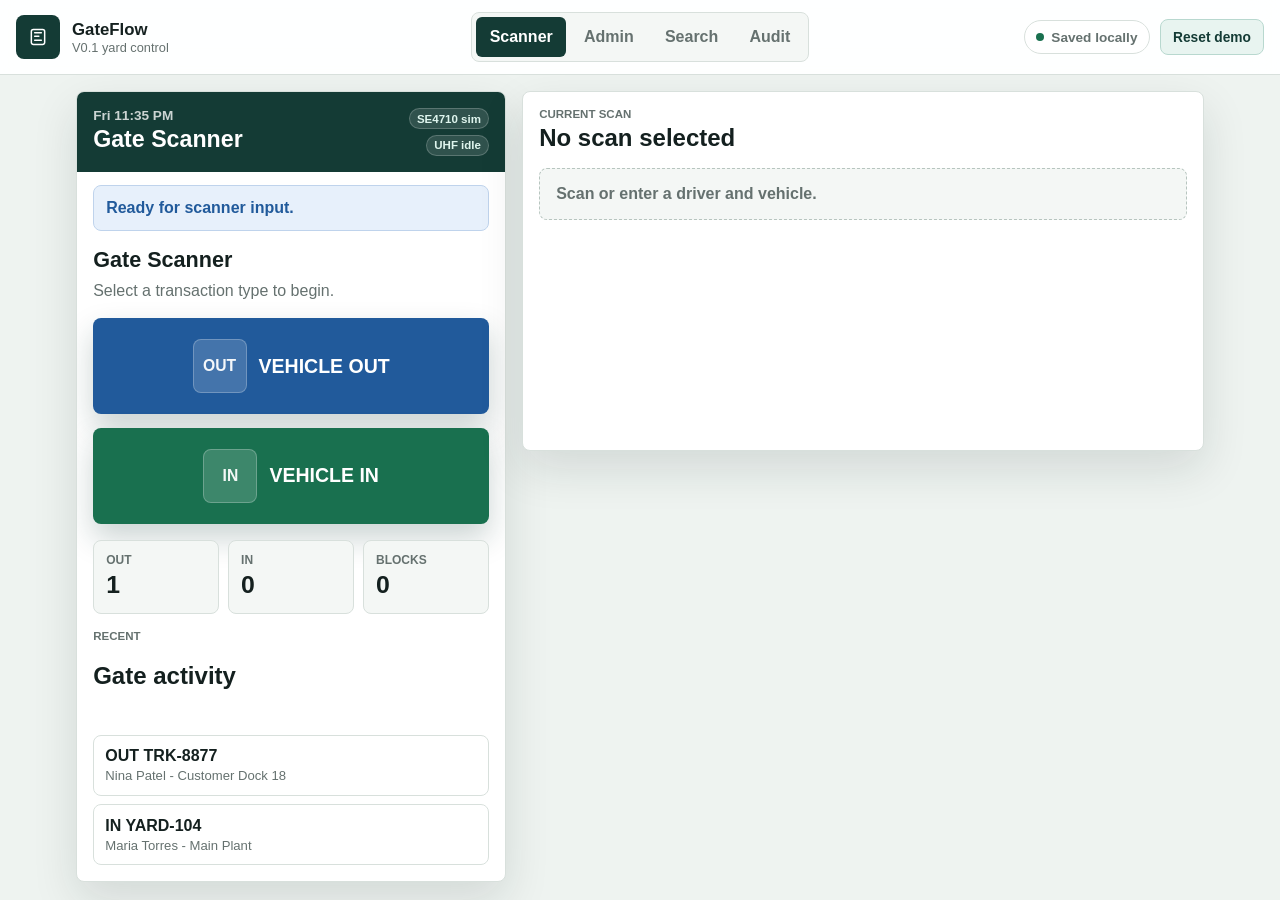
<file: gateflow-v0.1/index.html>
<!doctype html>
<html lang="en">
<head>
  <meta charset="utf-8">
  <meta name="viewport" content="width=device-width, initial-scale=1, viewport-fit=cover">
  <meta name="theme-color" content="#143b35">
  <meta name="description" content="GateFlow V0.1 static gate scanner and admin dashboard prototype.">
  <title>GateFlow V0.1</title>
  <link rel="manifest" href="manifest.webmanifest">
  <link rel="icon" href="icon.svg" type="image/svg+xml">
  <link rel="stylesheet" href="styles.css">
</head>
<body>
  <div class="app-shell">
    <header class="topbar">
      <a class="brand" href="./" aria-label="GateFlow home">
        <span class="brand-mark" aria-hidden="true">
          <svg viewBox="0 0 24 24">
            <path d="M4 5.5A2.5 2.5 0 0 1 6.5 3h11A2.5 2.5 0 0 1 20 5.5v13a2.5 2.5 0 0 1-2.5 2.5h-11A2.5 2.5 0 0 1 4 18.5v-13Z"/>
            <path d="M8 7h8M8 11h5M8 16h8"/>
          </svg>
        </span>
        <span>
          <strong>GateFlow</strong>
          <span>V0.1 yard control</span>
        </span>
      </a>

      <nav class="top-nav" aria-label="Primary views">
        <button class="nav-tab is-active" type="button" data-view="scannerView">Scanner</button>
        <button class="nav-tab" type="button" data-view="adminView">Admin</button>
        <button class="nav-tab" type="button" data-view="searchView">Search</button>
        <button class="nav-tab" type="button" data-view="auditView">Audit</button>
      </nav>

      <div class="top-actions">
        <span class="save-pill" id="saveStatus">
          <span class="status-dot" aria-hidden="true"></span>
          Saved locally
        </span>
        <button class="button secondary compact" id="resetDemoButton" type="button">Reset demo</button>
      </div>
    </header>

    <main>
      <section class="view is-active" id="scannerView" aria-labelledby="scannerHeading">
        <div class="scanner-layout scanner-layout-simple">
          <section class="handheld-shell" aria-labelledby="scannerHeading">
            <header class="device-header">
              <div>
                <p id="deviceClock">--:--</p>
                <h1 id="scannerHeading">Gate Scanner</h1>
              </div>
              <div class="device-badges" aria-label="Scanner status">
                <span>SE4710 sim</span>
                <span>UHF idle</span>
              </div>
            </header>

            <div class="scanner-alert neutral" id="scannerNotice" role="status">Ready for scanner input.</div>

            <div class="scanner-stage">
              <section class="scanner-screen" id="scannerHome">
                <p class="screen-title">Gate Scanner</p>
                <p class="screen-subtitle">Select a transaction type to begin.</p>
                <div class="home-actions">
                  <button class="big-action-btn out" id="goOutFlow" type="button">
                    <span aria-hidden="true">OUT</span>
                    Vehicle Out
                  </button>
                  <button class="big-action-btn in" id="goInFlow" type="button">
                    <span aria-hidden="true">IN</span>
                    Vehicle In
                  </button>
                </div>
                <div class="compact-metrics" aria-label="Today at this gate">
                  <div>
                    <span>OUT</span>
                    <strong id="todayOutCount">0</strong>
                  </div>
                  <div>
                    <span>IN</span>
                    <strong id="todayInCount">0</strong>
                  </div>
                  <div>
                    <span>Blocks</span>
                    <strong id="todayBlockCount">0</strong>
                  </div>
                </div>
                <div class="recent-feed">
                  <div class="panel-heading tight">
                    <div>
                      <p class="eyebrow">Recent</p>
                      <h2>Gate activity</h2>
                    </div>
                  </div>
                  <div class="mini-feed" id="gateMiniFeed"></div>
                </div>
              </section>

              <section class="scanner-screen hidden" id="outWizard">
                <button class="button ghost compact" id="outCancel" type="button">Back to home</button>
                <div class="progress-dots" id="outDots" aria-label="OUT progress">
                  <span class="dot active"></span>
                  <span class="dot"></span>
                  <span class="dot"></span>
                  <span class="dot"></span>
                  <span class="dot"></span>
                </div>

                <div class="step-card out-step" data-step="0">
                  <p class="screen-title">Vehicle OUT</p>
                  <p class="screen-subtitle">Scan the driver first.</p>
                  <div class="scan-group">
                    <label for="outDriver">Driver ID</label>
                    <div class="scan-input">
                      <input id="outDriver" name="outDriver" inputmode="text" placeholder="Scan or enter driver ID">
                      <button class="button ghost scan-sample" type="button" data-scan-target="outDriver">Scan</button>
                    </div>
                    <div class="demo-row">
                      <button class="demo-chip" type="button" data-demo-target="outDriver" data-demo-value="D-1027">D-1027 OK</button>
                      <button class="demo-chip" type="button" data-demo-target="outDriver" data-demo-value="D-2033">D-2033 needs approval</button>
                    </div>
                    <p class="field-status" id="outDriverStatus">Awaiting driver scan.</p>
                  </div>
                  <button class="button primary full" id="outDriverNext" type="button">Next</button>
                </div>

                <div class="step-card out-step hidden" data-step="1">
                  <p class="screen-title">Vehicle</p>
                  <p class="screen-subtitle">Scan VIN, plate, or barcode.</p>
                  <div class="scan-group">
                    <label for="outVehicle">Vehicle VIN/barcode</label>
                    <div class="scan-input">
                      <input id="outVehicle" name="outVehicle" inputmode="text" placeholder="Scan or enter VIN, plate, or barcode">
                      <button class="button ghost scan-sample" type="button" data-scan-target="outVehicle">Scan</button>
                    </div>
                    <div class="demo-row">
                      <button class="demo-chip" type="button" data-demo-target="outVehicle" data-demo-value="1FTFW1E88PFA10277">YARD-104</button>
                      <button class="demo-chip" type="button" data-demo-target="outVehicle" data-demo-value="YARD-204">YARD-204</button>
                    </div>
                    <p class="field-status" id="outVehicleStatus">Awaiting vehicle scan.</p>
                  </div>
                  <div class="button-row">
                    <button class="button secondary" id="outVehicleBack" type="button">Back</button>
                    <button class="button primary" id="outVehicleNext" type="button">Next</button>
                  </div>
                </div>

                <div class="step-card out-step hidden" data-step="2">
                  <p class="screen-title">Destination</p>
                  <p class="screen-subtitle">Where is this vehicle headed?</p>
                  <div class="form-row">
                    <label for="outDestination">Destination</label>
                    <select id="outDestination" name="outDestination" required></select>
                  </div>
                  <div class="button-row">
                    <button class="button secondary" id="outDestinationBack" type="button">Back</button>
                    <button class="button primary" id="outDestinationNext" type="button">Next</button>
                  </div>
                </div>

                <div class="step-card out-step hidden" data-step="3">
                  <p class="screen-title">Note and photo</p>
                  <p class="screen-subtitle">Optional details for the audit trail.</p>
                  <div class="form-row">
                    <label for="outNote">Optional note</label>
                    <textarea id="outNote" name="outNote" rows="2" placeholder="Seal, load, visitor, or guard note"></textarea>
                  </div>
                  <div class="form-row">
                    <label for="outPhotoInput">Optional photo</label>
                    <input id="outPhotoInput" type="file" accept="image/*" capture="environment">
                    <img class="photo-preview hidden" id="outPhotoPreview" alt="Selected OUT photo preview">
                  </div>
                  <div class="button-row">
                    <button class="button secondary" id="outNoteBack" type="button">Back</button>
                    <button class="button primary" id="outNoteNext" type="button">Review</button>
                  </div>
                </div>

                <div class="step-card out-step hidden" data-step="4">
                  <p class="screen-title">Review OUT</p>
                  <ul class="summary-list" id="outSummary"></ul>
                  <div class="button-row">
                    <button class="button secondary" id="outReviewBack" type="button">Back</button>
                    <button class="button primary" id="submitOutButton" type="button">Submit OUT</button>
                  </div>
                </div>
              </section>

              <section class="scanner-screen hidden" id="overridePanel">
                <div class="override-panel">
                  <p class="eyebrow">Supervisor required</p>
                  <h2>OUT blocked</h2>
                  <p id="overrideReason">This driver is not authorized for today.</p>
                  <label for="supervisorId">Supervisor ID</label>
                  <div class="scan-input">
                    <input id="supervisorId" name="supervisorId" inputmode="text" placeholder="Scan or enter supervisor ID">
                    <button class="button ghost scan-sample" type="button" data-scan-target="supervisorId">Scan</button>
                  </div>
                  <div class="demo-row">
                    <button class="demo-chip" type="button" data-demo-target="supervisorId" data-demo-value="SUP-1001">SUP-1001</button>
                    <button class="demo-chip" type="button" data-demo-target="supervisorId" data-demo-value="SUP-BAD">Invalid</button>
                  </div>
                  <p class="field-status" id="supervisorStatus">Awaiting supervisor scan.</p>
                  <div class="button-row">
                    <button class="button secondary" id="cancelOverrideButton" type="button">Cancel OUT</button>
                    <button class="button warning" id="approveOverrideButton" type="button">Approve today</button>
                  </div>
                </div>
              </section>

              <section class="scanner-screen hidden" id="inWizard">
                <button class="button ghost compact" id="inCancel" type="button">Back to home</button>
                <div class="progress-dots" id="inDots" aria-label="IN progress">
                  <span class="dot active"></span>
                  <span class="dot"></span>
                  <span class="dot"></span>
                  <span class="dot"></span>
                </div>

                <div class="step-card in-step" data-step="0">
                  <p class="screen-title">Vehicle IN</p>
                  <p class="screen-subtitle">Scan the returning driver.</p>
                  <div class="scan-group">
                    <label for="inDriver">Driver ID</label>
                    <div class="scan-input">
                      <input id="inDriver" name="inDriver" inputmode="text" placeholder="Scan or enter driver ID">
                      <button class="button ghost scan-sample" type="button" data-scan-target="inDriver">Scan</button>
                    </div>
                    <div class="demo-row">
                      <button class="demo-chip" type="button" data-demo-target="inDriver" data-demo-value="D-7701">D-7701</button>
                      <button class="demo-chip" type="button" data-demo-target="inDriver" data-demo-value="D-1027">D-1027</button>
                    </div>
                    <p class="field-status" id="inDriverStatus">Awaiting driver scan.</p>
                  </div>
                  <button class="button primary full" id="inDriverNext" type="button">Next</button>
                </div>

                <div class="step-card in-step hidden" data-step="1">
                  <p class="screen-title">Vehicle</p>
                  <p class="screen-subtitle">Scan VIN, plate, or barcode.</p>
                  <div class="scan-group">
                    <label for="inVehicle">Vehicle VIN/barcode</label>
                    <div class="scan-input">
                      <input id="inVehicle" name="inVehicle" inputmode="text" placeholder="Scan or enter VIN, plate, or barcode">
                      <button class="button ghost scan-sample" type="button" data-scan-target="inVehicle">Scan</button>
                    </div>
                    <div class="demo-row">
                      <button class="demo-chip" type="button" data-demo-target="inVehicle" data-demo-value="3AKJHHDR9NSNN5188">TRK-8877</button>
                      <button class="demo-chip" type="button" data-demo-target="inVehicle" data-demo-value="YARD-104">YARD-104</button>
                    </div>
                    <p class="field-status" id="inVehicleStatus">Awaiting vehicle scan.</p>
                  </div>
                  <div class="button-row">
                    <button class="button secondary" id="inVehicleBack" type="button">Back</button>
                    <button class="button primary" id="inVehicleNext" type="button">Next</button>
                  </div>
                </div>

                <div class="step-card in-step hidden" data-step="2">
                  <p class="screen-title">From location</p>
                  <p class="screen-subtitle">Where is this vehicle returning from?</p>
                  <div class="form-row">
                    <label for="inFromLocation">From location</label>
                    <select id="inFromLocation" name="inFromLocation" required></select>
                  </div>
                  <div class="button-row">
                    <button class="button secondary" id="inLocationBack" type="button">Back</button>
                    <button class="button primary" id="inLocationNext" type="button">Next</button>
                  </div>
                </div>

                <div class="step-card in-step hidden" data-step="3">
                  <p class="screen-title">Review IN</p>
                  <div class="form-row">
                    <label for="inNote">Optional note</label>
                    <textarea id="inNote" name="inNote" rows="2" placeholder="Condition, mileage, damage, or guard note"></textarea>
                  </div>
                  <ul class="summary-list" id="inSummary"></ul>
                  <div class="button-row">
                    <button class="button secondary" id="inReviewBack" type="button">Back</button>
                    <button class="button primary" id="submitInButton" type="button">Submit IN</button>
                  </div>
                </div>
              </section>

              <section class="scanner-screen hidden" id="confirmScreen">
                <div class="scanner-confirm">
                  <p class="eyebrow">Complete</p>
                  <h2 id="confirmTitle">Transaction submitted</h2>
                  <ul class="summary-list" id="confirmSummary"></ul>
                  <button class="button primary full" id="confirmDone" type="button">Done</button>
                </div>
              </section>
            </div>
          </section>

          <aside class="side-panel detail-panel" aria-label="Scan details">
            <p class="eyebrow">Current scan</p>
            <h2 id="currentScanTitle">No scan selected</h2>
            <div class="detail-list" id="scanDetailList"></div>
          </aside>
        </div>
      </section>

      <section class="view" id="adminView" aria-labelledby="adminHeading">
        <div class="page-heading">
          <div>
            <p class="eyebrow">Manager dashboard</p>
            <h1 id="adminHeading">Daily authorizations</h1>
          </div>
          <span class="date-chip" id="todayChip"></span>
        </div>

        <div class="dashboard-grid">
          <section class="panel span-2" aria-labelledby="driversHeading">
            <div class="panel-heading">
              <div>
                <p class="eyebrow">Drivers</p>
                <h2 id="driversHeading">Authorize for today</h2>
              </div>
              <span class="count-pill" id="authorizedCount">0 authorized</span>
            </div>
            <div class="table-wrap">
              <table>
                <thead>
                  <tr>
                    <th>Driver</th>
                    <th>Company</th>
                    <th>Status</th>
                    <th>Today</th>
                    <th>Action</th>
                  </tr>
                </thead>
                <tbody id="driversTableBody"></tbody>
              </table>
            </div>
          </section>

          <section class="panel" aria-labelledby="snapshotHeading">
            <div class="panel-heading">
              <div>
                <p class="eyebrow">Snapshot</p>
                <h2 id="snapshotHeading">Today</h2>
              </div>
            </div>
            <div class="snapshot-grid">
              <div><span>Transactions</span><strong id="snapshotTransactions">0</strong></div>
              <div><span>Overrides</span><strong id="snapshotOverrides">0</strong></div>
              <div><span>Vehicles out</span><strong id="snapshotVehiclesOut">0</strong></div>
              <div><span>Active drivers</span><strong id="snapshotActiveDrivers">0</strong></div>
            </div>
          </section>

          <section class="panel span-2" aria-labelledby="vehiclesHeading">
            <div class="panel-heading">
              <div>
                <p class="eyebrow">Vehicles</p>
                <h2 id="vehiclesHeading">Fleet view</h2>
              </div>
            </div>
            <div class="table-wrap">
              <table>
                <thead>
                  <tr>
                    <th>VIN</th>
                    <th>Plate</th>
                    <th>Type</th>
                    <th>Status</th>
                    <th>Last location</th>
                  </tr>
                </thead>
                <tbody id="vehiclesTableBody"></tbody>
              </table>
            </div>
          </section>

          <section class="panel" aria-labelledby="locationsHeading">
            <div class="panel-heading">
              <div>
                <p class="eyebrow">Locations</p>
                <h2 id="locationsHeading">Known stops</h2>
              </div>
            </div>
            <div class="location-list" id="locationList"></div>
          </section>
        </div>
      </section>

      <section class="view" id="searchView" aria-labelledby="searchHeading">
        <div class="page-heading">
          <div>
            <p class="eyebrow">Manager search</p>
            <h1 id="searchHeading">Find gate activity</h1>
          </div>
        </div>

        <section class="panel">
          <form class="search-form" id="searchForm">
            <label>
              VIN or partial VIN
              <input id="filterVin" name="filterVin" placeholder="1FTF, 8877, barcode">
            </label>
            <label>
              Plate or partial plate
              <input id="filterPlate" name="filterPlate" placeholder="YARD, 204">
            </label>
            <label>
              Driver
              <input id="filterDriver" name="filterDriver" placeholder="ID, name, company">
            </label>
            <label>
              Date
              <input id="filterDate" name="filterDate" type="date">
            </label>
            <label>
              Location
              <select id="filterLocation" name="filterLocation"></select>
            </label>
            <label>
              IN/OUT
              <select id="filterType" name="filterType">
                <option value="">Any</option>
                <option value="OUT">OUT</option>
                <option value="IN">IN</option>
              </select>
            </label>
            <div class="search-actions">
              <button class="button secondary" type="button" id="clearSearchButton">Clear</button>
              <button class="button primary" type="submit">Search</button>
            </div>
          </form>
        </section>

        <section class="panel">
          <div class="panel-heading">
            <div>
              <p class="eyebrow">Results</p>
              <h2 id="searchResultsHeading">Recent transactions</h2>
            </div>
            <span class="count-pill" id="searchResultCount">0 matches</span>
          </div>
          <div class="table-wrap">
            <table>
              <thead>
                <tr>
                  <th>Time</th>
                  <th>Type</th>
                  <th>Vehicle</th>
                  <th>Plate</th>
                  <th>Driver</th>
                  <th>Location</th>
                  <th>Note</th>
                </tr>
              </thead>
              <tbody id="searchResultsBody"></tbody>
            </table>
          </div>
        </section>
      </section>

      <section class="view" id="auditView" aria-labelledby="auditHeading">
        <div class="page-heading">
          <div>
            <p class="eyebrow">Audit log</p>
            <h1 id="auditHeading">Security events</h1>
          </div>
        </div>

        <section class="panel audit-filter-panel">
          <label>
            Event type
            <select id="auditTypeFilter">
              <option value="">All events</option>
              <option value="transaction">IN/OUT transactions</option>
              <option value="blocked">Blocked attempts</option>
              <option value="override">Supervisor overrides</option>
              <option value="authorization">Authorization changes</option>
            </select>
          </label>
          <label>
            Text search
            <input id="auditTextFilter" placeholder="Supervisor, driver, VIN, note">
          </label>
        </section>

        <section class="audit-list" id="auditList" aria-live="polite"></section>
      </section>
    </main>
  </div>

  <script src="app.js"></script>
</body>
</html>
</file>
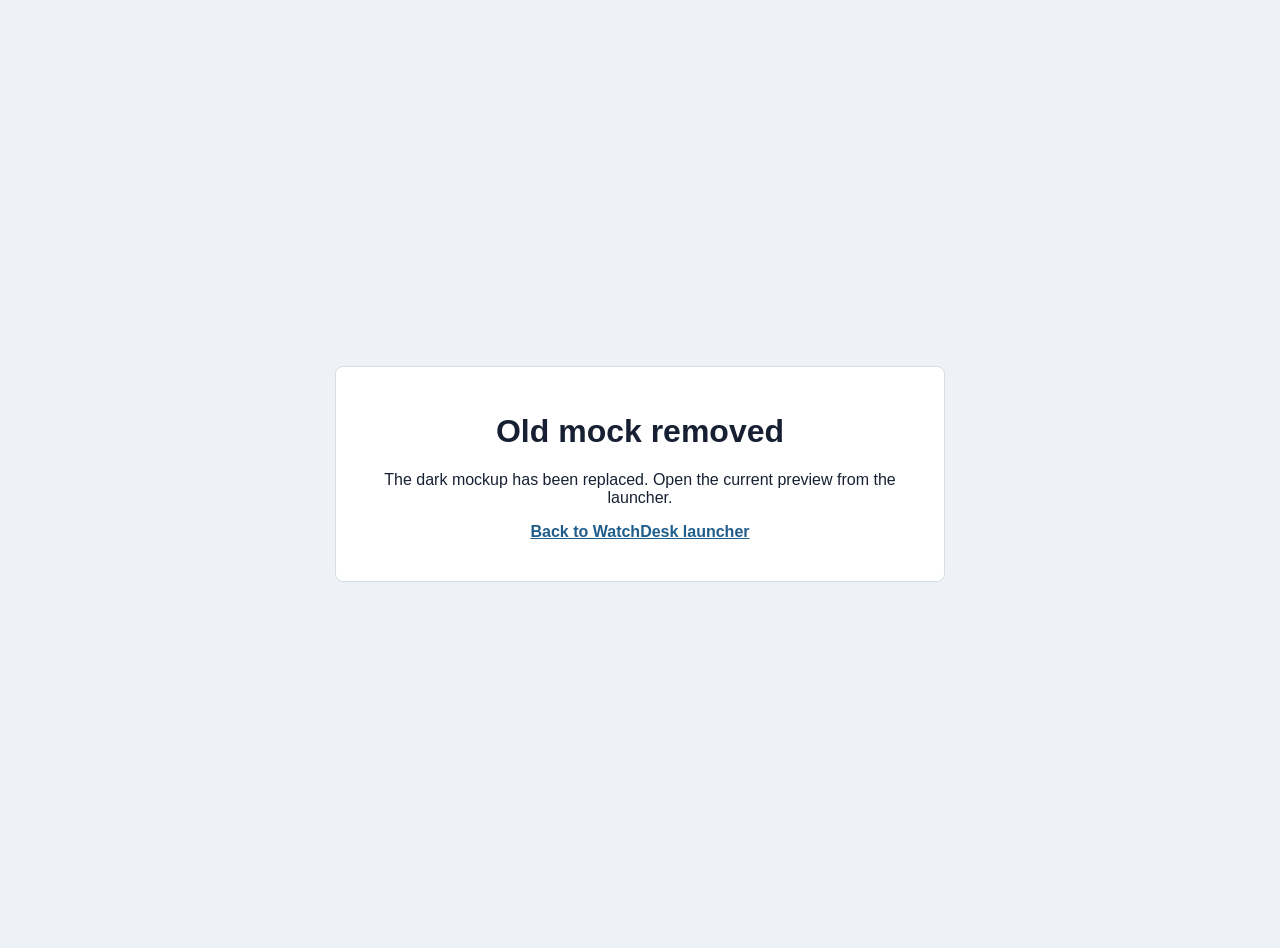
<file: mock/index.html>
<!doctype html>
<html lang="en">
<head>
  <meta charset="utf-8">
  <meta name="viewport" content="width=device-width, initial-scale=1">
  <title>Old Mock Removed</title>
  <style>
    body {
      margin: 0;
      min-height: 100vh;
      display: grid;
      place-items: center;
      background: #eef2f6;
      color: #172033;
      font-family: Arial, Helvetica, sans-serif;
      padding: 24px;
    }

    main {
      max-width: 560px;
      border: 1px solid #d5dde8;
      border-radius: 8px;
      background: #ffffff;
      padding: 24px;
      text-align: center;
    }

    a {
      color: #1f5d8b;
      font-weight: 800;
    }
  </style>
</head>
<body>
  <main>
    <h1>Old mock removed</h1>
    <p>The dark mockup has been replaced. Open the current preview from the launcher.</p>
    <p><a href="../index.html">Back to WatchDesk launcher</a></p>
  </main>
</body>
</html>
</file>
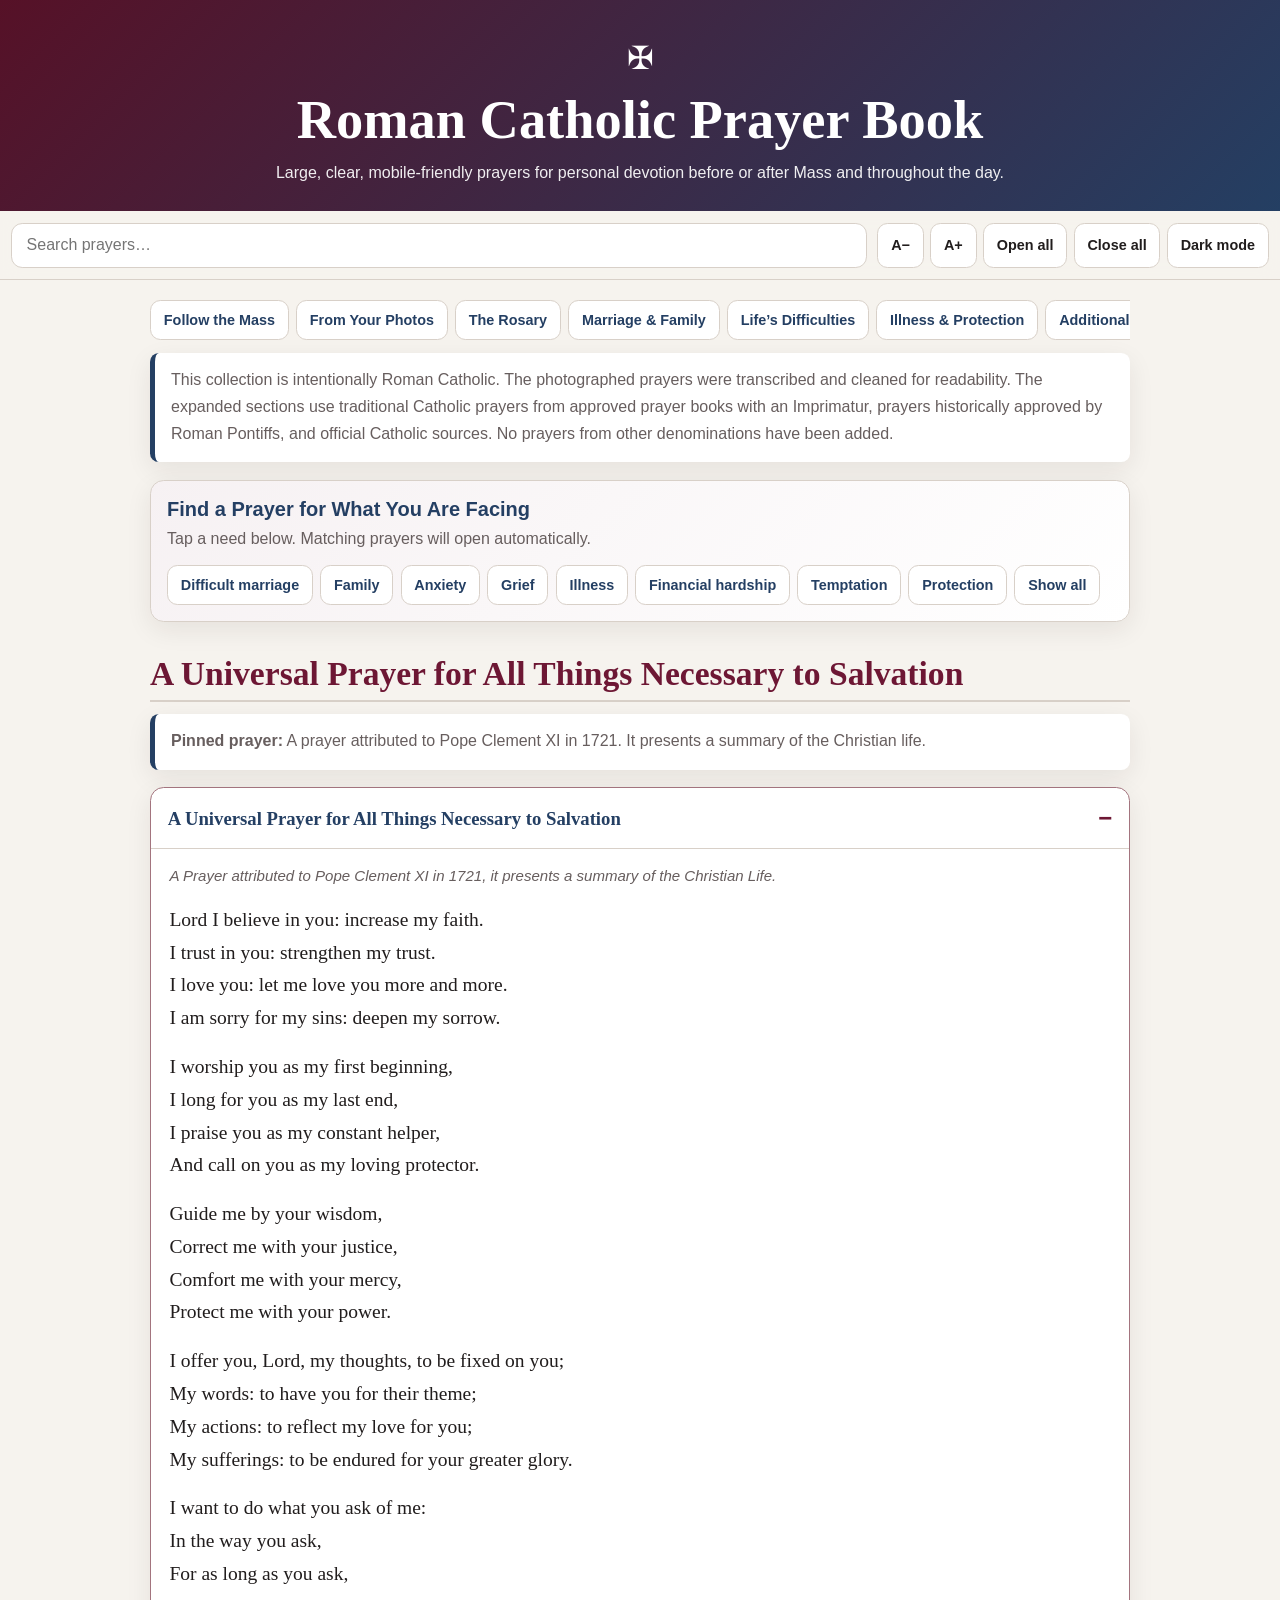
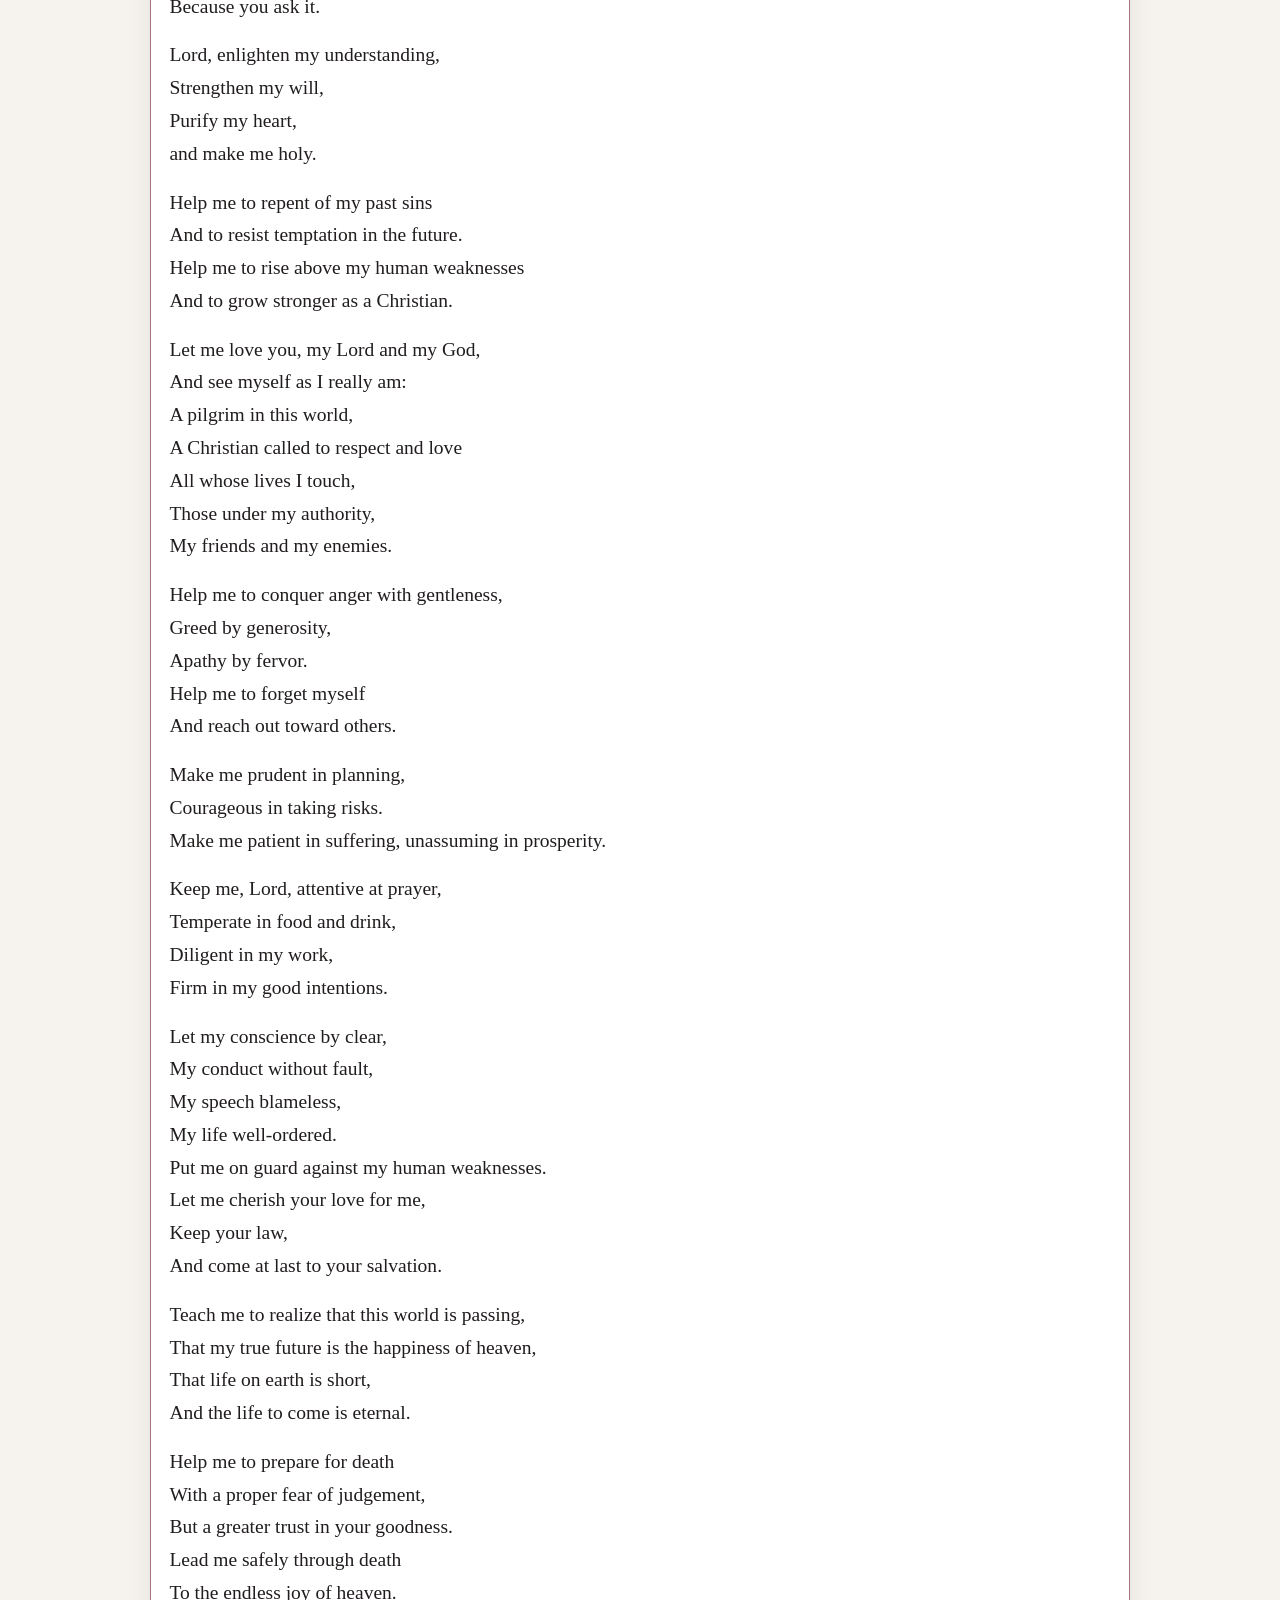
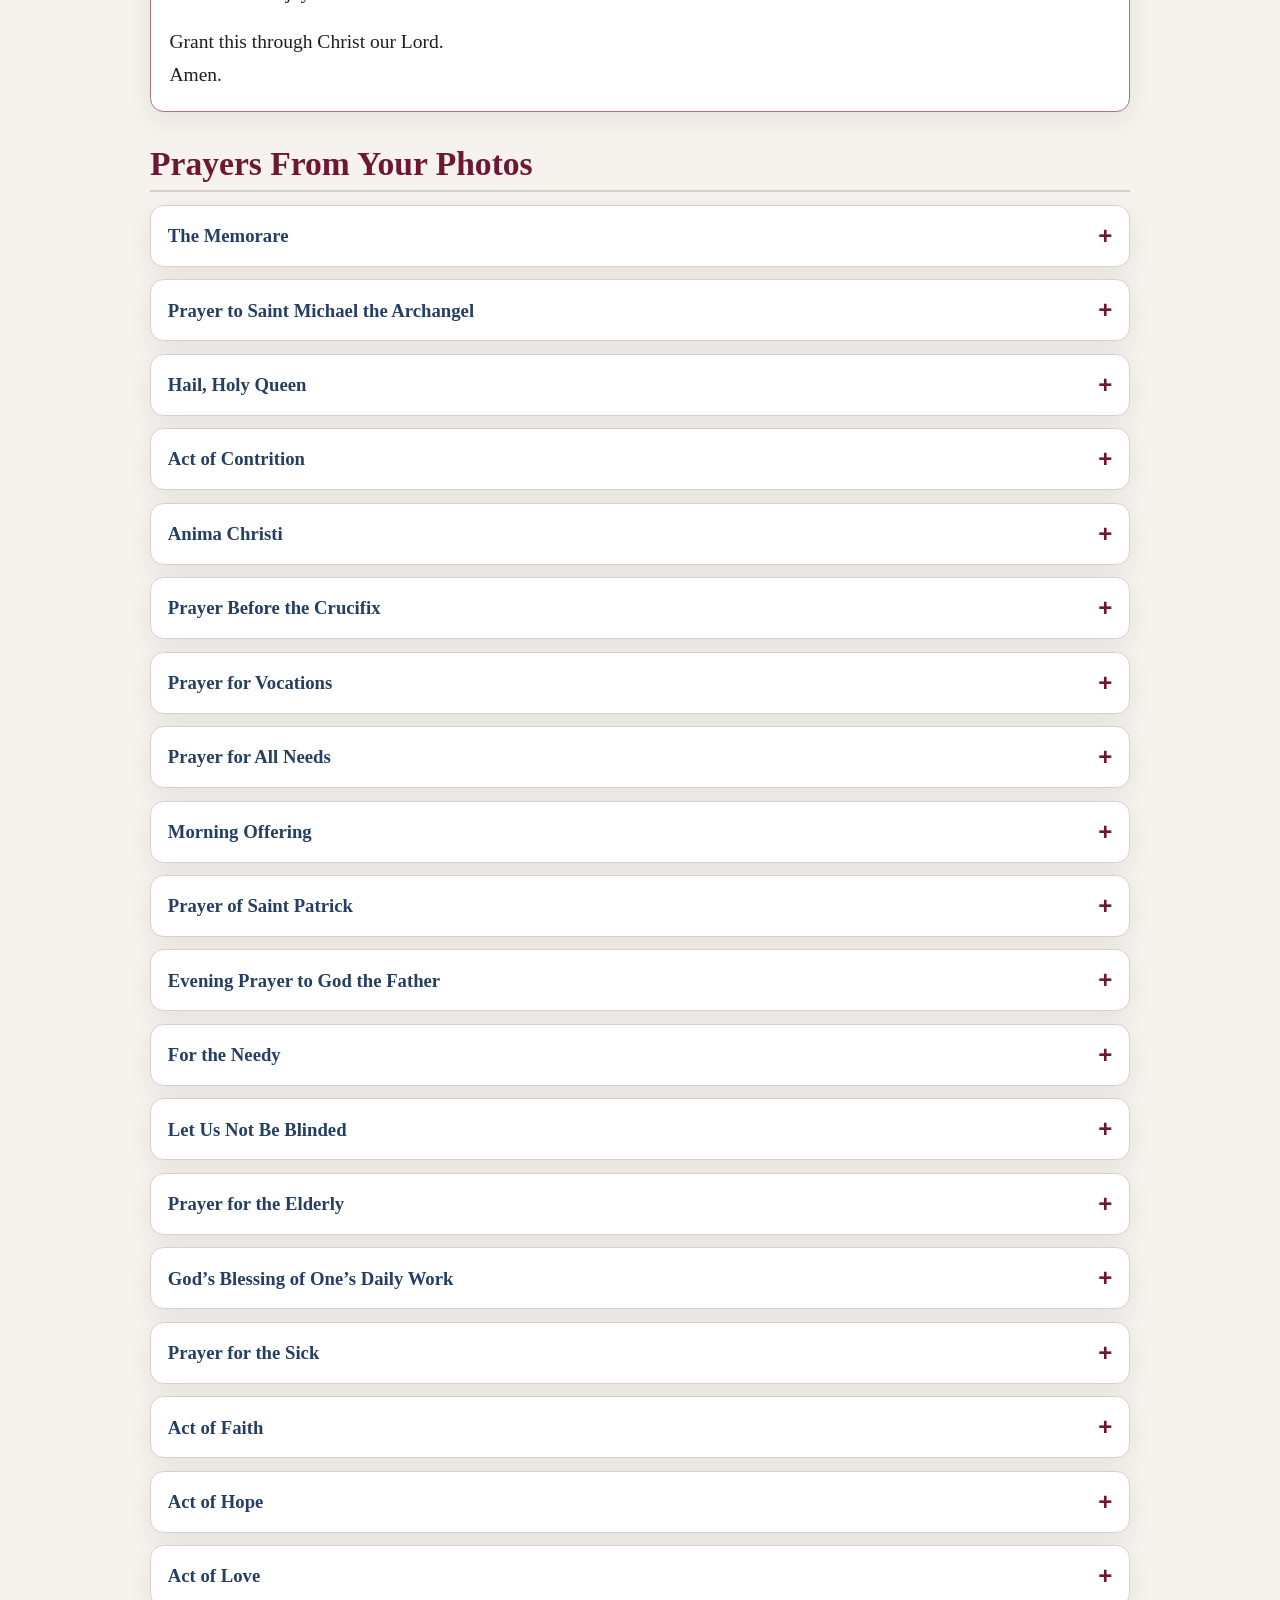
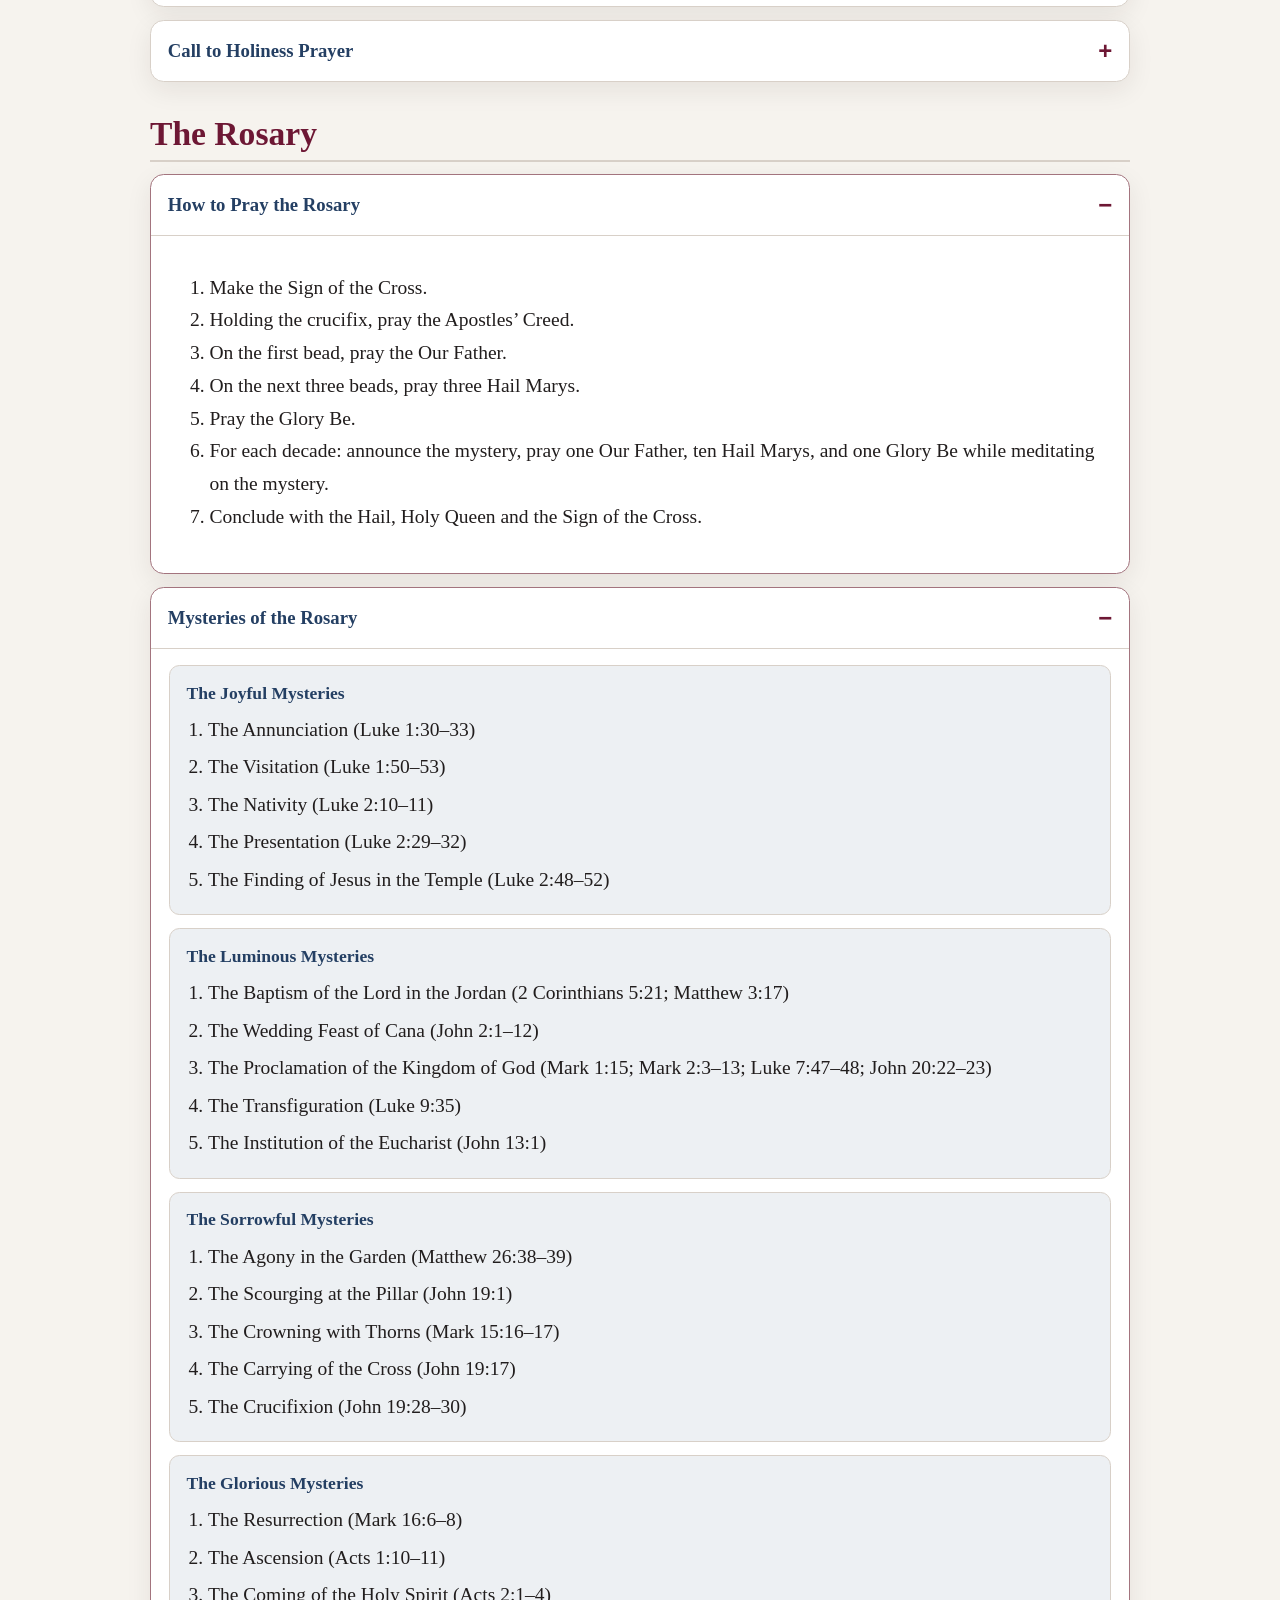
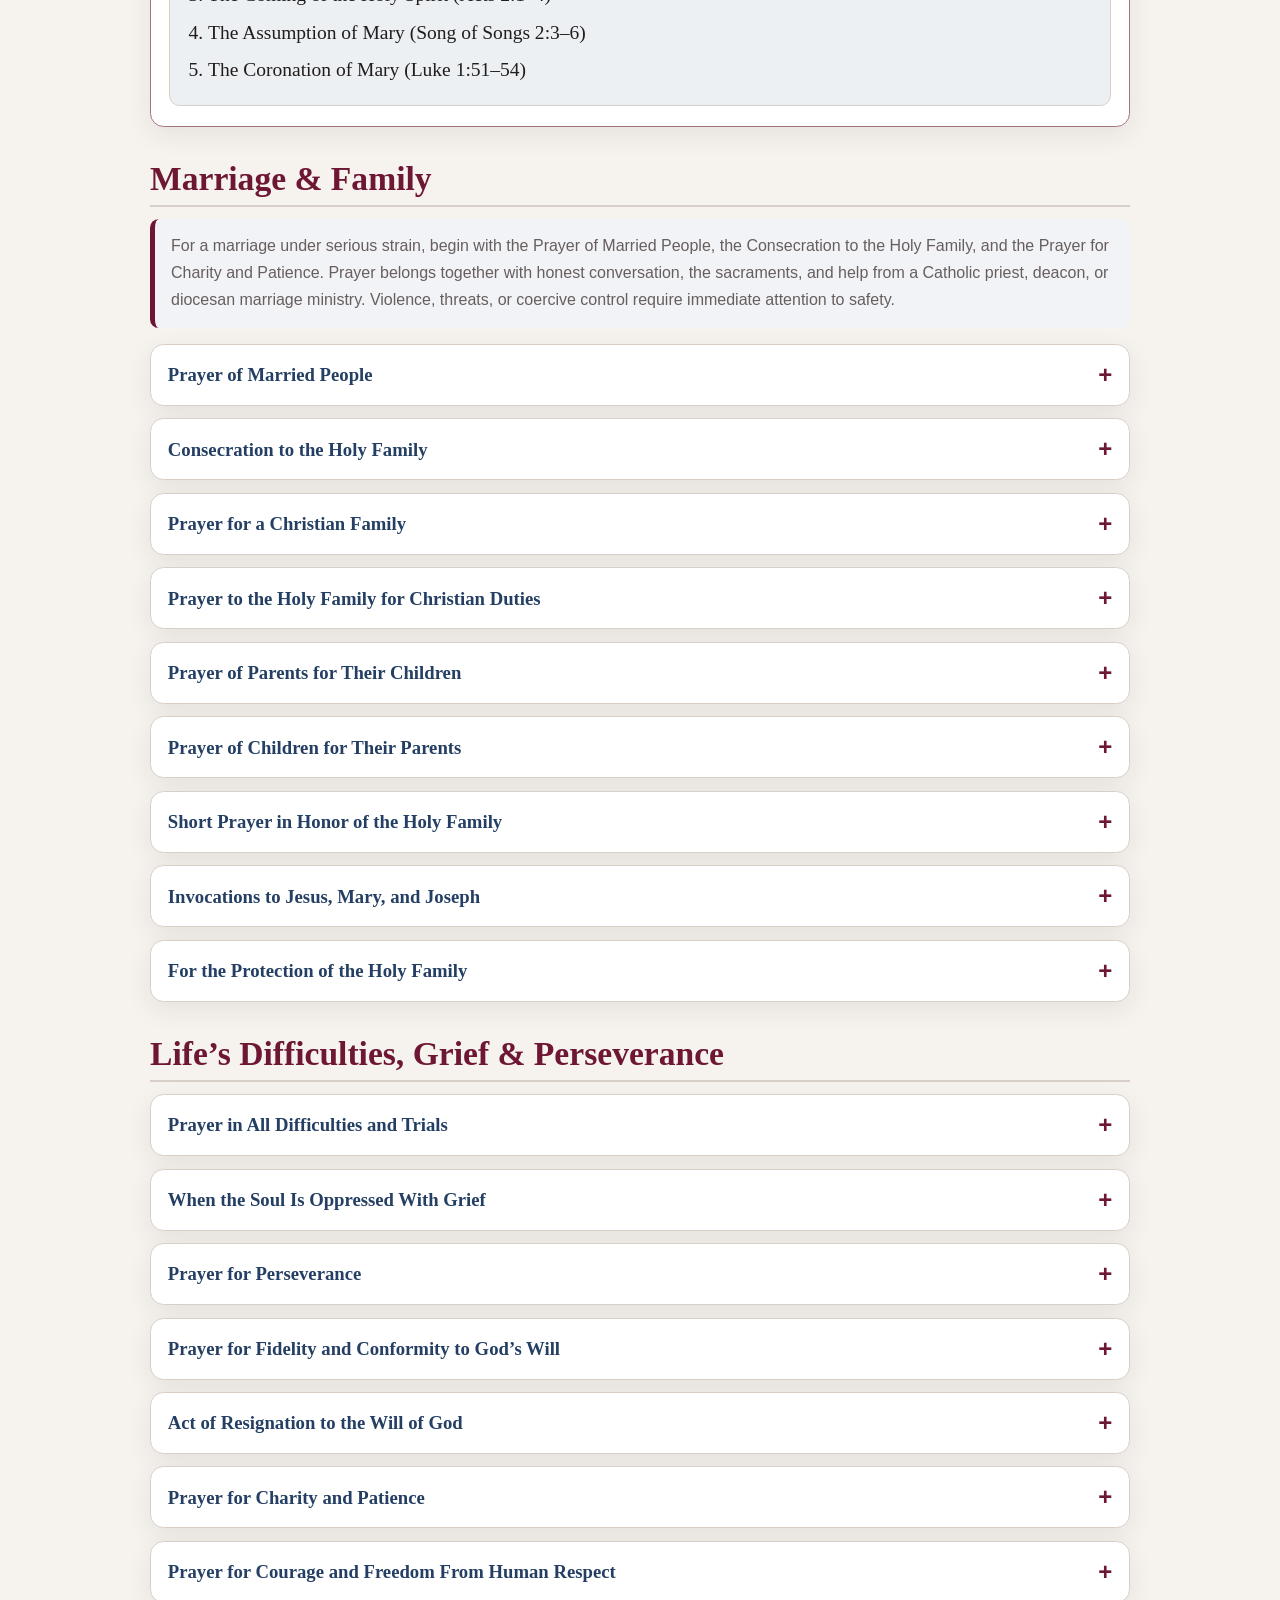
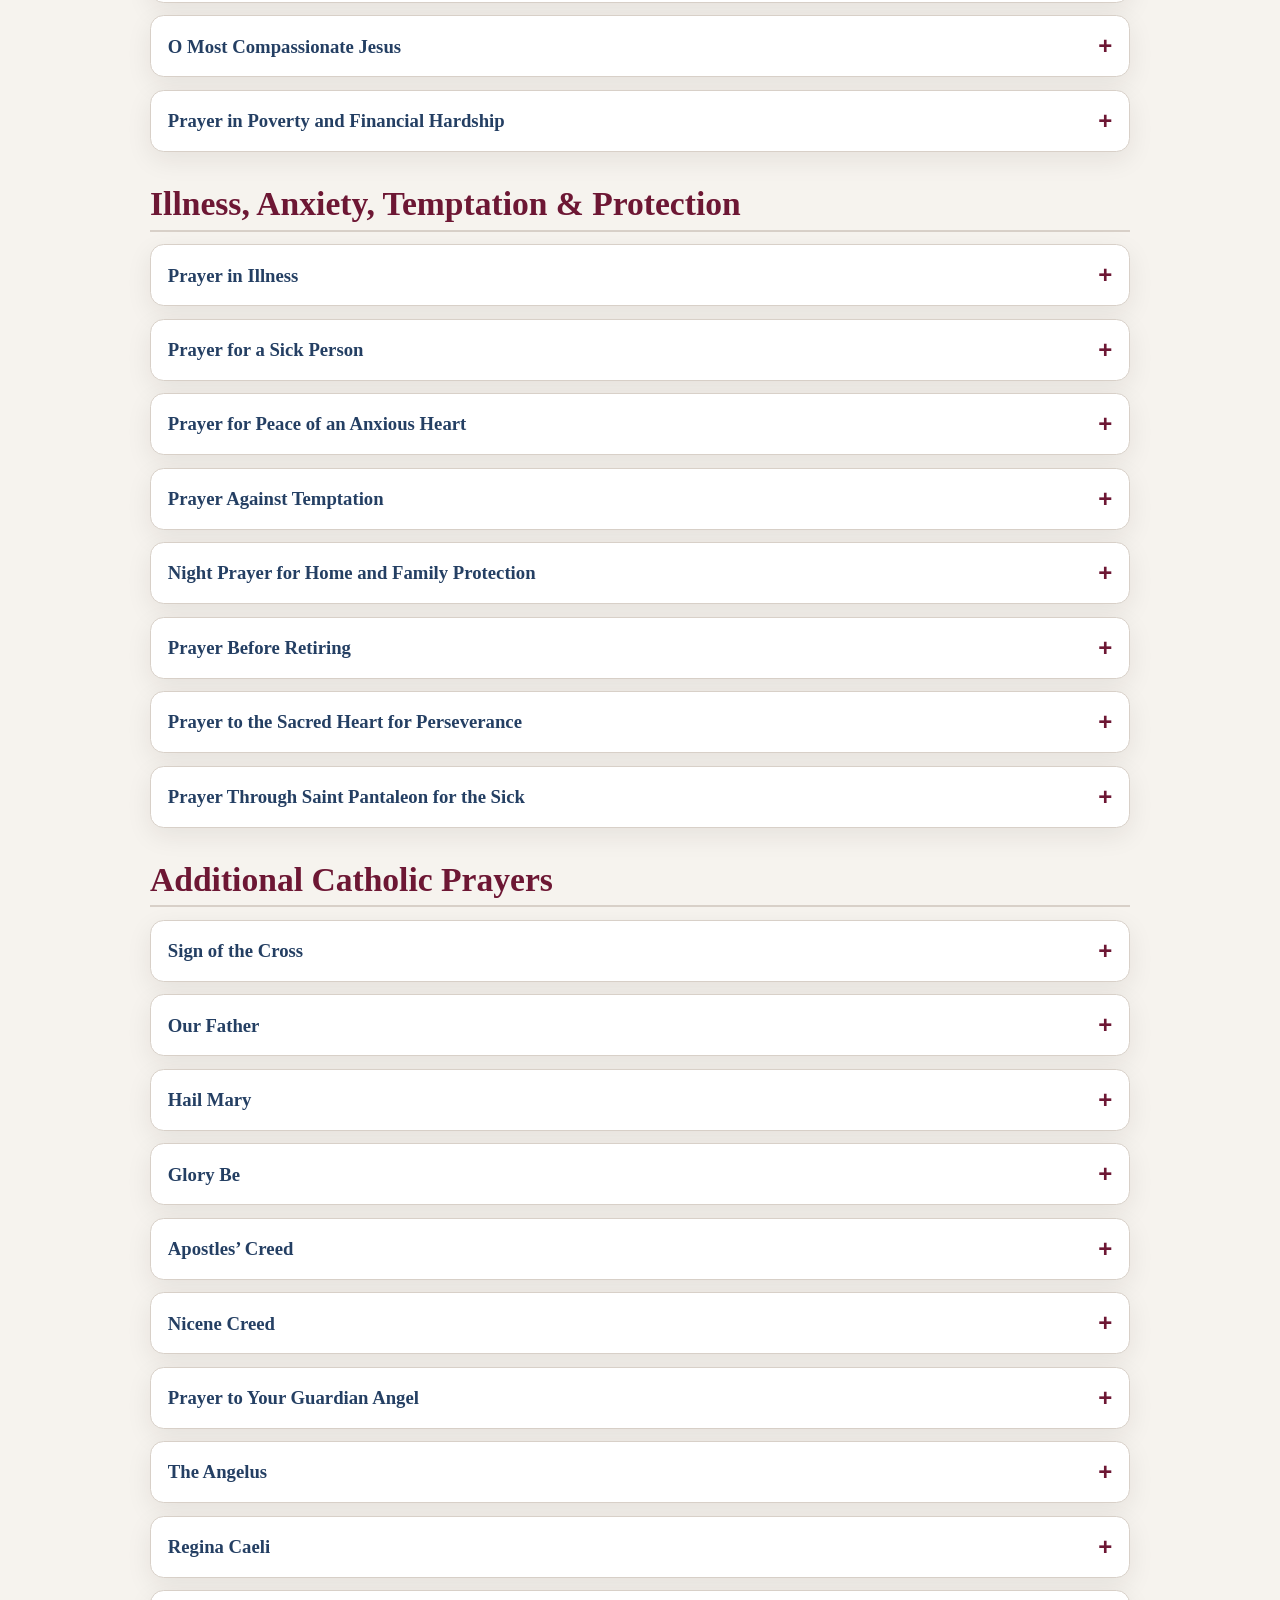
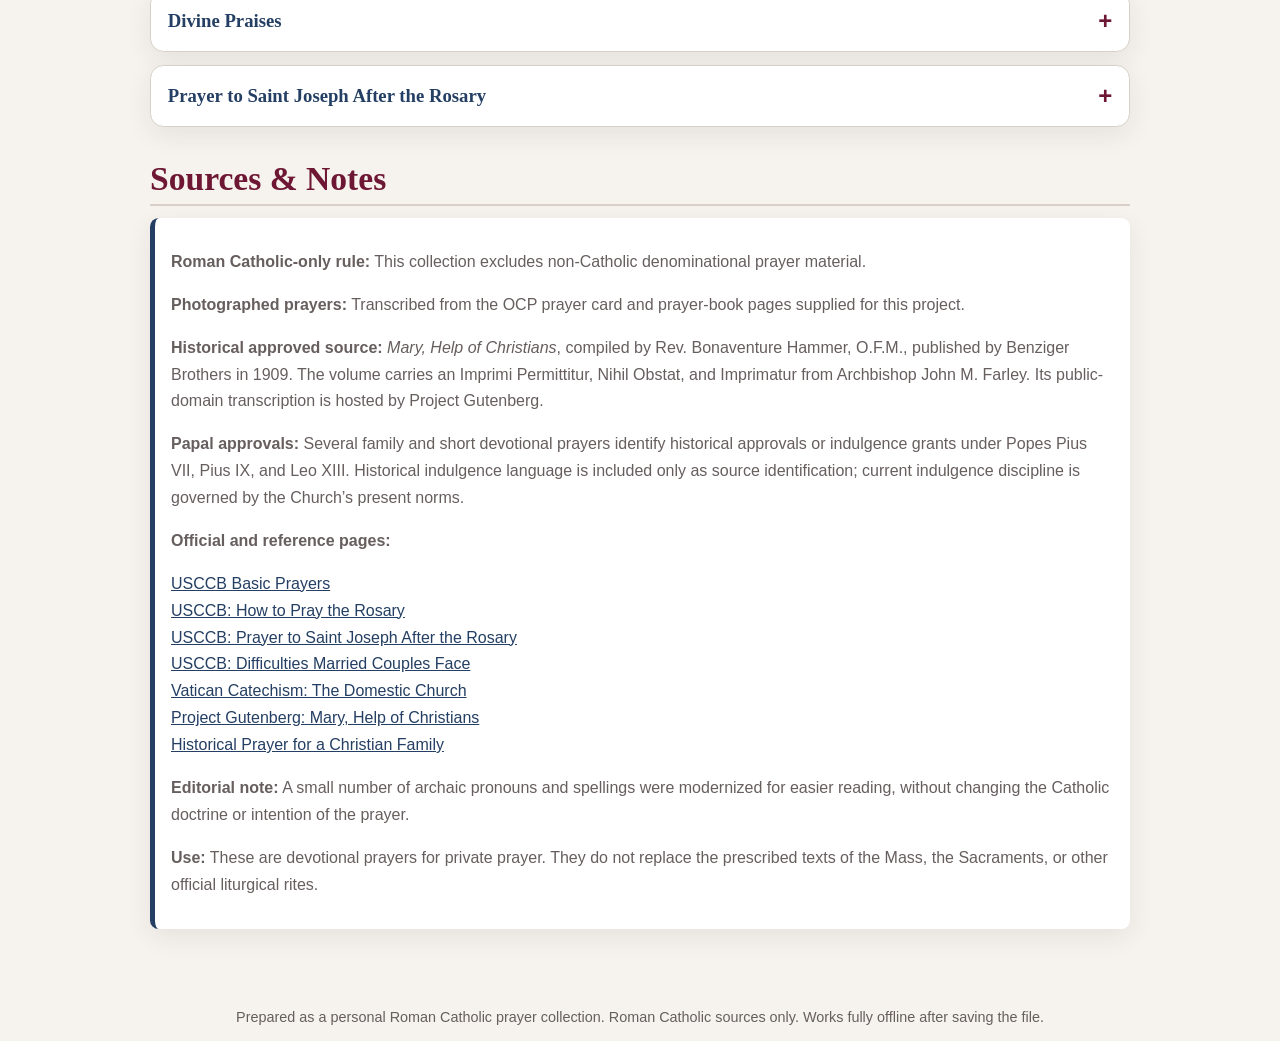
<file: roman-catholic-mass/index.html>
<!DOCTYPE html>
<html lang="en">
<head>
  <meta charset="utf-8" />
  <meta name="viewport" content="width=device-width, initial-scale=1, viewport-fit=cover" />
  <meta name="theme-color" content="#6d1734" />
  <title>Roman Catholic Prayer Book</title>
  <style>
    :root {
      --bg: #f6f3ee;
      --card: #ffffff;
      --ink: #211d1d;
      --muted: #675e5e;
      --accent: #6d1734;
      --accent2: #243f63;
      --border: #d8d0c8;
      --shadow: 0 8px 26px rgba(36, 24, 24, .08);
      --prayer-size: 1.22rem;
    }
    * { box-sizing: border-box; }
    html { scroll-behavior: smooth; }
    body {
      margin: 0;
      color: var(--ink);
      background: var(--bg);
      font-family: Georgia, "Times New Roman", serif;
      line-height: 1.68;
    }
    body.dark {
      --bg: #11151b;
      --card: #1b222b;
      --ink: #f5f1e8;
      --muted: #c7c1b8;
      --accent: #d39ab0;
      --accent2: #a9c1df;
      --border: #3b4652;
      --shadow: 0 8px 26px rgba(0, 0, 0, .28);
    }
    header {
      background: linear-gradient(135deg, #561127, #243f63);
      color: white;
      padding: 2rem 1rem 1.5rem;
      text-align: center;
    }
    header h1 { margin: 0; font-size: clamp(2rem, 7vw, 3.4rem); line-height: 1.08; }
    header p { margin: .65rem auto 0; max-width: 46rem; font-family: Arial, sans-serif; opacity: .92; }
    .cross { font-size: 2rem; margin-bottom: .35rem; }
    .toolbar {
      position: sticky;
      top: 0;
      z-index: 20;
      display: grid;
      grid-template-columns: minmax(0, 1fr) auto;
      gap: .65rem;
      padding: .7rem;
      background: color-mix(in srgb, var(--bg) 92%, transparent);
      backdrop-filter: blur(10px);
      border-bottom: 1px solid var(--border);
      font-family: Arial, sans-serif;
    }
    .toolbar input {
      width: 100%;
      padding: .8rem .9rem;
      border: 1px solid var(--border);
      border-radius: .7rem;
      background: var(--card);
      color: var(--ink);
      font-size: 1rem;
    }
    .buttons { display: flex; flex-wrap: wrap; gap: .4rem; justify-content: flex-end; }
    button, .jump {
      border: 1px solid var(--border);
      background: var(--card);
      color: var(--ink);
      border-radius: .65rem;
      padding: .68rem .8rem;
      font: 700 .9rem Arial, sans-serif;
      cursor: pointer;
      text-decoration: none;
    }
    button:focus-visible, a:focus-visible, summary:focus-visible, input:focus-visible { outline: 3px solid #8cb9ef; outline-offset: 2px; }
    main { width: min(980px, calc(100% - 1.1rem)); margin: 1rem auto 4rem; }
    .quicknav {
      display: flex;
      gap: .45rem;
      overflow-x: auto;
      padding: .25rem 0 .8rem;
      scrollbar-width: thin;
      font-family: Arial, sans-serif;
    }
    .quicknav .jump { white-space: nowrap; color: var(--accent2); }
    .notice {
      background: var(--card);
      border-left: .35rem solid var(--accent2);
      border-radius: .55rem;
      box-shadow: var(--shadow);
      padding: .9rem 1rem;
      margin-bottom: 1.1rem;
      font-family: Arial, sans-serif;
      color: var(--muted);
    }
    h2 {
      color: var(--accent);
      font-size: clamp(1.55rem, 4vw, 2.1rem);
      line-height: 1.2;
      margin: 2rem 0 .75rem;
      border-bottom: 2px solid var(--border);
      padding-bottom: .35rem;
    }
    details.prayer {
      background: var(--card);
      border: 1px solid var(--border);
      border-radius: .85rem;
      box-shadow: var(--shadow);
      margin: .78rem 0;
      overflow: clip;
    }
    details.prayer[open] { border-color: color-mix(in srgb, var(--accent) 50%, var(--border)); }
    summary {
      list-style: none;
      padding: 1rem 1.05rem;
      cursor: pointer;
      font-size: 1.17rem;
      font-weight: 700;
      line-height: 1.25;
      color: var(--accent2);
      display: flex;
      align-items: center;
      justify-content: space-between;
      gap: 1rem;
    }
    summary::-webkit-details-marker { display: none; }
    summary::after { content: "+"; font: 700 1.5rem Arial, sans-serif; color: var(--accent); }
    details[open] summary::after { content: "−"; }
    .prayer-text {
      border-top: 1px solid var(--border);
      padding: 1rem 1.15rem 1.25rem;
      font-size: var(--prayer-size);
    }
    .prayer-text p { margin: 0 0 1rem; }
    .prayer-text p:last-child { margin-bottom: 0; }
    .line { display: block; }
    .attribution, .source-note, .rubric {
      font: italic .94rem/1.5 Arial, sans-serif;
      color: var(--muted);
      margin-top: .9rem;
    }
    .rubric { font-style: normal; font-weight: 700; }
    .mystery-grid { display: grid; gap: .8rem; }
    .mystery {
      border: 1px solid var(--border);
      border-radius: .65rem;
      padding: .8rem 1rem;
      background: color-mix(in srgb, var(--card) 92%, var(--accent2));
    }
    .mystery h3 { margin: 0 0 .35rem; color: var(--accent2); font-size: 1.1rem; }
    .mystery ol { margin: .25rem 0 0 1.35rem; padding: 0; }
    .mystery li { margin: .3rem 0; }
    .source-list { font-family: Arial, sans-serif; }
    .source-list a { color: var(--accent2); overflow-wrap: anywhere; }
    footer { text-align: center; color: var(--muted); font: .9rem Arial, sans-serif; padding: 1rem; }
    .hidden { display: none !important; }
    @media (max-width: 640px) {
      .toolbar { grid-template-columns: 1fr; }
      .buttons { justify-content: flex-start; }
      summary { font-size: 1.12rem; }
      .prayer-text { padding: .95rem 1rem 1.15rem; }
    }
    @media print {
      .toolbar, .quicknav, .notice, footer { display: none; }
      body { background: white; color: black; }
      header { background: white; color: black; border-bottom: 2px solid black; }
      details.prayer { display: block; box-shadow: none; break-inside: avoid; }
      details.prayer > summary::after { display: none; }
      details.prayer > .prayer-text { display: block !important; }
      main { width: 100%; }
    }

    .need-panel {
      background: linear-gradient(135deg, color-mix(in srgb, var(--card) 94%, var(--accent)), var(--card));
      border: 1px solid var(--border);
      border-radius: .85rem;
      box-shadow: var(--shadow);
      padding: 1rem;
      margin: 1rem 0 1.35rem;
      font-family: Arial, sans-serif;
    }
    .need-panel h2 {
      border: 0;
      padding: 0;
      margin: 0 0 .35rem;
      font-size: 1.25rem;
      color: var(--accent2);
    }
    .need-panel p { margin: 0 0 .75rem; color: var(--muted); }
    .need-buttons { display: flex; flex-wrap: wrap; gap: .45rem; }
    .need-buttons button { color: var(--accent2); }
    .subheading {
      font: 700 1.1rem/1.35 Arial, sans-serif;
      color: var(--accent2);
      margin: 1.2rem .15rem .45rem;
    }
    .approval {
      display: inline-block;
      padding: .18rem .5rem;
      margin-top: .55rem;
      border: 1px solid var(--border);
      border-radius: 999px;
      font: 700 .77rem/1.25 Arial, sans-serif;
      letter-spacing: .02em;
      color: var(--accent2);
      background: color-mix(in srgb, var(--card) 88%, var(--accent2));
    }
    .pastoral-note {
      background: color-mix(in srgb, var(--card) 94%, var(--accent2));
      border-left: .35rem solid var(--accent);
      border-radius: .55rem;
      padding: .9rem 1rem;
      margin: .65rem 0 1rem;
      font-family: Arial, sans-serif;
      color: var(--muted);
    }
  </style>
</head>
<body>
<header>
  <div class="cross" aria-hidden="true">✠</div>
  <h1>Roman Catholic Prayer Book</h1>
  <p>Large, clear, mobile-friendly prayers for personal devotion before or after Mass and throughout the day.</p>
</header>

<div class="toolbar" aria-label="Reading controls">
  <input id="search" type="search" placeholder="Search prayers…" aria-label="Search prayers" />
  <div class="buttons">
    <button id="smaller" type="button" aria-label="Make prayer text smaller">A−</button>
    <button id="larger" type="button" aria-label="Make prayer text larger">A+</button>
    <button id="openAll" type="button">Open all</button>
    <button id="closeAll" type="button">Close all</button>
    <button id="theme" type="button">Dark mode</button>
  </div>
</div>

<main>
  <nav class="quicknav" aria-label="Prayer sections">
    <a class="jump" href="mass.html">Follow the Mass</a>
    <a class="jump" href="#photos">From Your Photos</a>
    <a class="jump" href="#rosary">The Rosary</a>
    <a class="jump" href="#marriage">Marriage & Family</a>
    <a class="jump" href="#hardship">Life’s Difficulties</a>
    <a class="jump" href="#healing">Illness & Protection</a>
    <a class="jump" href="#official">Additional Catholic Prayers</a>
    <a class="jump" href="#sources">Sources & Notes</a>
  </nav>

  <div class="notice">
    This collection is intentionally Roman Catholic. The photographed prayers were transcribed and cleaned for readability. The expanded sections use traditional Catholic prayers from approved prayer books with an Imprimatur, prayers historically approved by Roman Pontiffs, and official Catholic sources. No prayers from other denominations have been added.
  </div>

  <div class="need-panel" aria-label="Find a prayer by need">
    <h2>Find a Prayer for What You Are Facing</h2>
    <p>Tap a need below. Matching prayers will open automatically.</p>
    <div class="need-buttons">
      <button type="button" data-prayer-search="marriage">Difficult marriage</button>
      <button type="button" data-prayer-search="family">Family</button>
      <button type="button" data-prayer-search="anxiety">Anxiety</button>
      <button type="button" data-prayer-search="grief">Grief</button>
      <button type="button" data-prayer-search="illness">Illness</button>
      <button type="button" data-prayer-search="financial hardship">Financial hardship</button>
      <button type="button" data-prayer-search="temptation">Temptation</button>
      <button type="button" data-prayer-search="protection">Protection</button>
      <button type="button" data-prayer-search="">Show all</button>
    </div>
  </div>


  <section id="universal">
    <h2>A Universal Prayer for All Things Necessary to Salvation</h2>
    <div class="notice">
      <strong>Pinned prayer:</strong> A prayer attributed to Pope Clement XI in 1721. It presents a summary of the Christian life.
    </div>

    <details class="prayer" open data-title="Universal Prayer all things necessary salvation Pope Clement XI Christian life faith trust love wisdom justice mercy power temptation holiness death heaven">
      <summary>A Universal Prayer for All Things Necessary to Salvation</summary>
      <div class="prayer-text">
        <p class="source-note"><em>A Prayer attributed to Pope Clement XI in 1721, it presents a summary of the Christian Life.</em></p>

        <p>
          <span class="line">Lord I believe in you: increase my faith.</span>
          <span class="line">I trust in you: strengthen my trust.</span>
          <span class="line">I love you: let me love you more and more.</span>
          <span class="line">I am sorry for my sins: deepen my sorrow.</span>
        </p>

        <p>
          <span class="line">I worship you as my first beginning,</span>
          <span class="line">I long for you as my last end,</span>
          <span class="line">I praise you as my constant helper,</span>
          <span class="line">And call on you as my loving protector.</span>
        </p>

        <p>
          <span class="line">Guide me by your wisdom,</span>
          <span class="line">Correct me with your justice,</span>
          <span class="line">Comfort me with your mercy,</span>
          <span class="line">Protect me with your power.</span>
        </p>

        <p>
          <span class="line">I offer you, Lord, my thoughts, to be fixed on you;</span>
          <span class="line">My words: to have you for their theme;</span>
          <span class="line">My actions: to reflect my love for you;</span>
          <span class="line">My sufferings: to be endured for your greater glory.</span>
        </p>

        <p>
          <span class="line">I want to do what you ask of me:</span>
          <span class="line">In the way you ask,</span>
          <span class="line">For as long as you ask,</span>
          <span class="line">Because you ask it.</span>
        </p>

        <p>
          <span class="line">Lord, enlighten my understanding,</span>
          <span class="line">Strengthen my will,</span>
          <span class="line">Purify my heart,</span>
          <span class="line">and make me holy.</span>
        </p>

        <p>
          <span class="line">Help me to repent of my past sins</span>
          <span class="line">And to resist temptation in the future.</span>
          <span class="line">Help me to rise above my human weaknesses</span>
          <span class="line">And to grow stronger as a Christian.</span>
        </p>

        <p>
          <span class="line">Let me love you, my Lord and my God,</span>
          <span class="line">And see myself as I really am:</span>
          <span class="line">A pilgrim in this world,</span>
          <span class="line">A Christian called to respect and love</span>
          <span class="line">All whose lives I touch,</span>
          <span class="line">Those under my authority,</span>
          <span class="line">My friends and my enemies.</span>
        </p>

        <p>
          <span class="line">Help me to conquer anger with gentleness,</span>
          <span class="line">Greed by generosity,</span>
          <span class="line">Apathy by fervor.</span>
          <span class="line">Help me to forget myself</span>
          <span class="line">And reach out toward others.</span>
        </p>

        <p>
          <span class="line">Make me prudent in planning,</span>
          <span class="line">Courageous in taking risks.</span>
          <span class="line">Make me patient in suffering, unassuming in prosperity.</span>
        </p>

        <p>
          <span class="line">Keep me, Lord, attentive at prayer,</span>
          <span class="line">Temperate in food and drink,</span>
          <span class="line">Diligent in my work,</span>
          <span class="line">Firm in my good intentions.</span>
        </p>

        <p>
          <span class="line">Let my conscience by clear,</span>
          <span class="line">My conduct without fault,</span>
          <span class="line">My speech blameless,</span>
          <span class="line">My life well-ordered.</span>
          <span class="line">Put me on guard against my human weaknesses.</span>
          <span class="line">Let me cherish your love for me,</span>
          <span class="line">Keep your law,</span>
          <span class="line">And come at last to your salvation.</span>
        </p>

        <p>
          <span class="line">Teach me to realize that this world is passing,</span>
          <span class="line">That my true future is the happiness of heaven,</span>
          <span class="line">That life on earth is short,</span>
          <span class="line">And the life to come is eternal.</span>
        </p>

        <p>
          <span class="line">Help me to prepare for death</span>
          <span class="line">With a proper fear of judgement,</span>
          <span class="line">But a greater trust in your goodness.</span>
          <span class="line">Lead me safely through death</span>
          <span class="line">To the endless joy of heaven.</span>
        </p>

        <p>
          <span class="line">Grant this through Christ our Lord.</span>
          <span class="line">Amen.</span>
        </p>
      </div>
    </details>
  </section>

  <section id="photos">
    <h2>Prayers From Your Photos</h2>

    <details class="prayer" data-title="The Memorare Mary Marian">
      <summary>The Memorare</summary>
      <div class="prayer-text">
        <p>Remember, O most gracious Virgin Mary, that never was it known that anyone who fled to your protection, implored your help, or sought your intercession, was left unaided. Inspired by this confidence, I fly unto you, O Virgin of virgins, my Mother. To you I come; before you I stand sinful and sorrowful. O Mother of the Word Incarnate! Despise not my petitions, but in your mercy hear and answer me. Amen.</p>
      </div>
    </details>

    <details class="prayer" data-title="Prayer to Saint Michael Archangel Pope Leo XIII protection">
      <summary>Prayer to Saint Michael the Archangel</summary>
      <div class="prayer-text">
        <p>Saint Michael, the Archangel, defend us in battle, be our defense against the wickedness and snares of the devil. May God rebuke him, we humbly pray; and do you, O Prince of the heavenly host, by the power of God, thrust into Hell Satan and the other evil spirits who prowl about the world for the ruin of souls. Amen.</p>
        <p class="attribution">Attributed on the prayer card to Pope Leo XIII (1810–1903).</p>
      </div>
    </details>

    <details class="prayer" data-title="Hail Holy Queen Salve Regina Mary">
      <summary>Hail, Holy Queen</summary>
      <div class="prayer-text">
        <p>Hail, Holy Queen, Mother of Mercy, our life, our sweetness, and our hope! To you do we cry, poor banished children of Eve; to you do we send up our sighs, mourning and weeping in this vale of tears. Turn, then, most gracious advocate, your eyes of mercy toward us; and after this our exile, show unto us the blessed fruit of your womb, Jesus. O clement, O loving, O sweet Virgin Mary! Pray for us, O holy Mother of God, that we may be made worthy of the promises of Christ.</p>
      </div>
    </details>

    <details class="prayer" data-title="Act of Contrition confession repentance sin forgiveness">
      <summary>Act of Contrition</summary>
      <div class="prayer-text">
        <p>O my God, I am heartily sorry for having offended you. I detest all my sins because of your just punishments. But most of all because they offend you, my God, who are all good and deserving of all my love. I firmly resolve, with the help of your grace, to sin no more and to avoid the near occasions of sin. Amen.</p>
      </div>
    </details>

    <details class="prayer" data-title="Anima Christi Soul of Christ Eucharist Communion">
      <summary>Anima Christi</summary>
      <div class="prayer-text">
        <p>
          <span class="line">Soul of Christ, sanctify me;</span>
          <span class="line">Body of Christ, save me;</span>
          <span class="line">Blood of Christ, inebriate me;</span>
          <span class="line">Water from the side of Christ, wash me;</span>
          <span class="line">Passion of Christ, strengthen me;</span>
          <span class="line">O good Jesus, hear me;</span>
          <span class="line">Within your wounds hide me;</span>
          <span class="line">Separated from you, let me never be;</span>
          <span class="line">From the evil one protect me;</span>
          <span class="line">At the hour of my death, call me;</span>
          <span class="line">And close to you bid me;</span>
          <span class="line">That with your saints, I may be, praising you forever and ever. Amen.</span>
        </p>
      </div>
    </details>

    <details class="prayer" data-title="Prayer Before the Crucifix Jesus wounds Psalm 22">
      <summary>Prayer Before the Crucifix</summary>
      <div class="prayer-text">
        <p>Behold, O kind and gentle Jesus, I kneel before you and pray that you would impress upon my heart the virtues of faith, hope and charity, with true repentance for my sins and a firm purpose of amendment. At the same time, with sorrow I meditate on your five precious wounds, having in mind the words which David spoke in prophecy: “They have pierced my hands and my feet. I can count all my bones” (Psalm 22).</p>
      </div>
    </details>

    <details class="prayer" data-title="Prayer for Vocations priesthood service Cardinal Bernardin">
      <summary>Prayer for Vocations</summary>
      <div class="prayer-text">
        <p>Lord of the harvest, your Word finds a home in our hearts, calls us into community and invites us to generous service of the human family. Bless with courage and spirit your priestly people, called to full participation in the one Body of Christ. May many choose to respond in public service to your call offered in Jesus’ name. Amen.</p>
        <p class="attribution">Cardinal Joseph L. Bernardin (1928–1996).</p>
      </div>
    </details>

    <details class="prayer" data-title="Prayer for All Needs Clement of Rome needy oppressed sick hungry">
      <summary>Prayer for All Needs</summary>
      <div class="prayer-text">
        <p>We beg you, Lord, to help and defend us. Deliver the oppressed. Pity the insignificant. Raise the fallen. Show yourself to the needy. Heal the sick. Bring back those of your people who have gone astray. Feed the hungry. Lift up the weak. Take off the prisoners’ chains.</p>
        <p>May every nation come to know that you alone are God, that Jesus is your Child, that we are your people, the sheep that you pasture. Amen.</p>
        <p class="attribution">Clement of Rome.</p>
      </div>
    </details>

    <details class="prayer" data-title="Morning Offering Holy Trinity daily prayer">
      <summary>Morning Offering</summary>
      <div class="prayer-text">
        <p>Most holy and Adorable Trinity, one God in three Persons, I firmly believe that you are here present; I adore you with the most profound humility; I praise you and give you thanks with all my heart for the favors you have bestowed on me. Your goodness has brought me safely to the beginning of this day.</p>
        <p>Behold, O Lord, I offer you my whole being and in particular all my thoughts, words and actions, together with the crosses and contradictions as I may meet with in the course of this day. Give them, O Lord, your blessing; may your divine love animate them and may they tend to the greater honor and glory of your sovereign majesty. Amen.</p>
      </div>
    </details>

    <details class="prayer" data-title="Prayer of Saint Patrick breastplate Christ with me">
      <summary>Prayer of Saint Patrick</summary>
      <div class="prayer-text">
        <p>
          <span class="line">Christ be with me, Christ before me,</span>
          <span class="line">Christ behind me, Christ within me,</span>
          <span class="line">Christ beneath me, Christ above me,</span>
          <span class="line">Christ on my right, Christ on my left,</span>
          <span class="line">Christ where I lie, Christ where I sit,</span>
          <span class="line">Christ where I arise,</span>
          <span class="line">Christ in the heart of everyone who thinks of me,</span>
          <span class="line">Christ in every eye that sees me,</span>
          <span class="line">Christ in the ear that hears me.</span>
        </p>
        <p>Salvation is of the Lord. Salvation is of the Christ. May your salvation, O Lord, be ever with us.</p>
      </div>
    </details>

    <details class="prayer" data-title="Evening Prayer to God the Father night bedtime">
      <summary>Evening Prayer to God the Father</summary>
      <div class="prayer-text">
        <p>O eternal God and ruler of all creation, you have allowed me to reach this hour. Forgive the sins I have committed this day by word, deed or thought. Purify me, O Lord, from every spiritual and physical stain. Grant that I may rise from this sleep to glorify you by my deeds throughout my entire lifetime, and that I be victorious over every spiritual and physical enemy.</p>
        <p>Deliver me, O Lord, from all vain thoughts and from evil desires, for yours is the kingdom, and the power, and the glory, Father, Son, and Holy Spirit, now and forever. Amen.</p>
      </div>
    </details>

    <details class="prayer" data-title="For the Needy Saint Thomas Aquinas charity humility">
      <summary>For the Needy</summary>
      <div class="prayer-text">
        <p>Grant, Lord, that I may gladly share what I have with the needy, humbly ask for what I need from him who has, sincerely admit the evil I have done, calmly bear the evil I suffer, not envy my neighbor for his blessings, and thank you unceasingly whenever you hear my prayer.</p>
        <p class="attribution">St. Thomas Aquinas (1225–1274).</p>
      </div>
    </details>

    <details class="prayer" data-title="Let Us Not Be Blinded Pope John XXIII poor sick orphans charity">
      <summary>Let Us Not Be Blinded</summary>
      <div class="prayer-text">
        <p>O Lord, do not let us turn into “broken cisterns” that can hold no water… do not let us be so blinded by the enjoyment of the good things of earth that our hearts become insensible to the cry of the poor, of the sick, of orphaned children and of those innumerable brothers and sisters of ours who lack the necessary minimum to eat, to clothe their nakedness, and to gather their family together under one roof.</p>
        <p class="attribution">Pope John XXIII (1881–1963).</p>
      </div>
    </details>

    <details class="prayer" data-title="Prayer for the Elderly aging seniors health hope">
      <summary>Prayer for the Elderly</summary>
      <div class="prayer-text">
        <p>All-powerful and living God, in whom we live and move and have our being, we thank you and praise you for giving <strong>[name or names]</strong> long years, lived in faith and in doing good. Grant that they may have the loving support of their relatives and friends, that in good health they may be cheerful, and in poor health not lose hope. Sustained by the help of your blessing, let them spend their old age giving praise to your name. We ask this through Christ our Lord. Amen.</p>
      </div>
    </details>

    <details class="prayer" data-title="God's Blessing of One's Daily Work Saint Joseph labor job work">
      <summary>God’s Blessing of One’s Daily Work</summary>
      <div class="prayer-text">
        <p>O Lord, my God, creator and ruler of the universe, it is your will that human beings accept the duty of work. May the work I do bring growth in this life to me and those I love and help to extend the kingdom of Christ. Give all persons work that draws them to you and to each other in cheerful service.</p>
        <p>I unite all my work with the sacrifice of Jesus in the Mass that it may be pleasing to you and give you glory. I beg your blessing upon all my efforts. With Saint Joseph as my example and guide, help me to do the work you have asked and come to the reward you have prepared. Amen.</p>
      </div>
    </details>

    <details class="prayer" data-title="Prayer for the Sick illness healing health patience hope">
      <summary>Prayer for the Sick</summary>
      <div class="prayer-text">
        <p>Lord, our God, you sent your Son into the world to bear our infirmities and to endure our sufferings. For your servants who are sick, we ask that your blessing will give them strength to overcome their weakness through the power of patience and the comfort of hope and that with your aid they will soon be restored to health. We ask this through Christ our Lord. Amen.</p>
      </div>
    </details>

    <details class="prayer" data-title="Act of Faith Catholic creed belief">
      <summary>Act of Faith</summary>
      <div class="prayer-text">
        <p>O my God, I firmly believe that you are One God in Three Divine Persons, Father, Son, and the Holy Spirit; I believe that your Divine Son became man, and died for our sins, and that he will come again to judge the living and the dead. I believe these and all the truths which the Holy Catholic Church teaches, because you have revealed them, Who can neither deceive nor be deceived.</p>
      </div>
    </details>

    <details class="prayer" data-title="Act of Hope mercy grace eternal life">
      <summary>Act of Hope</summary>
      <div class="prayer-text">
        <p>O my God, relying on your almighty power and infinite mercy and promises, I hope to obtain pardon of my sins, the help of your grace, and life everlasting, through the merits of Jesus Christ, my Lord and Redeemer.</p>
      </div>
    </details>

    <details class="prayer" data-title="Act of Love charity neighbor forgiveness">
      <summary>Act of Love</summary>
      <div class="prayer-text">
        <p>O my God, I love you above all things, with my whole heart and soul, because you are all-good and worthy of all love. I love my neighbor as myself for the love of you. I forgive all who have injured me and ask pardon of all whom I have injured.</p>
      </div>
    </details>

    <details class="prayer" data-title="Call to Holiness Prayer Holy Spirit justice living water bread of life">
      <summary>Call to Holiness Prayer</summary>
      <div class="prayer-text">
        <p>You, O divine Breath, dwell within our hearts; with strong love, you assuage our fears. You call us to holiness, to justice, and integrity, to free those bound by oppression, to bring light where ignorance and darkness dwell. Come! Drink from the streams of Living Water. Come! Feast of the Bread of Life. Amen.</p>
      </div>
    </details>
  </section>

  <section id="rosary">
    <h2>The Rosary</h2>

    <details class="prayer" open data-title="How to Pray the Rosary steps beads decades">
      <summary>How to Pray the Rosary</summary>
      <div class="prayer-text">
        <ol>
          <li>Make the Sign of the Cross.</li>
          <li>Holding the crucifix, pray the Apostles’ Creed.</li>
          <li>On the first bead, pray the Our Father.</li>
          <li>On the next three beads, pray three Hail Marys.</li>
          <li>Pray the Glory Be.</li>
          <li>For each decade: announce the mystery, pray one Our Father, ten Hail Marys, and one Glory Be while meditating on the mystery.</li>
          <li>Conclude with the Hail, Holy Queen and the Sign of the Cross.</li>
        </ol>
      </div>
    </details>

    <details class="prayer" open data-title="Rosary mysteries joyful luminous sorrowful glorious">
      <summary>Mysteries of the Rosary</summary>
      <div class="prayer-text mystery-grid">
        <div class="mystery">
          <h3>The Joyful Mysteries</h3>
          <ol>
            <li>The Annunciation (Luke 1:30–33)</li>
            <li>The Visitation (Luke 1:50–53)</li>
            <li>The Nativity (Luke 2:10–11)</li>
            <li>The Presentation (Luke 2:29–32)</li>
            <li>The Finding of Jesus in the Temple (Luke 2:48–52)</li>
          </ol>
        </div>
        <div class="mystery">
          <h3>The Luminous Mysteries</h3>
          <ol>
            <li>The Baptism of the Lord in the Jordan (2 Corinthians 5:21; Matthew 3:17)</li>
            <li>The Wedding Feast of Cana (John 2:1–12)</li>
            <li>The Proclamation of the Kingdom of God (Mark 1:15; Mark 2:3–13; Luke 7:47–48; John 20:22–23)</li>
            <li>The Transfiguration (Luke 9:35)</li>
            <li>The Institution of the Eucharist (John 13:1)</li>
          </ol>
        </div>
        <div class="mystery">
          <h3>The Sorrowful Mysteries</h3>
          <ol>
            <li>The Agony in the Garden (Matthew 26:38–39)</li>
            <li>The Scourging at the Pillar (John 19:1)</li>
            <li>The Crowning with Thorns (Mark 15:16–17)</li>
            <li>The Carrying of the Cross (John 19:17)</li>
            <li>The Crucifixion (John 19:28–30)</li>
          </ol>
        </div>
        <div class="mystery">
          <h3>The Glorious Mysteries</h3>
          <ol>
            <li>The Resurrection (Mark 16:6–8)</li>
            <li>The Ascension (Acts 1:10–11)</li>
            <li>The Coming of the Holy Spirit (Acts 2:1–4)</li>
            <li>The Assumption of Mary (Song of Songs 2:3–6)</li>
            <li>The Coronation of Mary (Luke 1:51–54)</li>
          </ol>
        </div>
      </div>
    </details>
  </section>


  <section id="marriage">
    <h2>Marriage &amp; Family</h2>
    <div class="pastoral-note">
      For a marriage under serious strain, begin with the Prayer of Married People, the Consecration to the Holy Family, and the Prayer for Charity and Patience. Prayer belongs together with honest conversation, the sacraments, and help from a Catholic priest, deacon, or diocesan marriage ministry. Violence, threats, or coercive control require immediate attention to safety.
    </div>

    <details class="prayer" data-title="difficult marriage married couple matrimony peace reconciliation husband wife covenant">
      <summary>Prayer of Married People</summary>
      <div class="prayer-text">
        <p>Holy Helpers, powerful intercessors at the throne of God, by whose providence we were indissolubly joined in holy wedlock through the sacramental bonds of matrimony; obtain for us, through your intercession, the grace to dwell together in mutual love and peace, and to fulfill faithfully the duties of our state of life; that, following the example of the saints and elect who lived in wedlock, we may merit God’s grace and blessing by a virtuous life here on earth, and united in heaven praise and bless Him forever. Amen.</p>
        <p class="approval">Roman Catholic prayer book with Imprimatur, 1909</p>
      </div>
    </details>

    <details class="prayer" data-title="difficult marriage family consecration peace concord love home Holy Family Jesus Mary Joseph Leo XIII">
      <summary>Consecration to the Holy Family</summary>
      <div class="prayer-text">
        <p>O Jesus, our most loving Redeemer, who, having come to enlighten the world with Your teaching and example, willed to pass the greater part of Your life in humility and subjection to Mary and Joseph in the poor home of Nazareth, thus sanctifying the family that was to be an example for all Christian families, graciously receive our family as it dedicates and consecrates itself to You this day.</p>
        <p>Defend us, guard us, and establish among us holy fear, true peace, and concord in Christian love, so that, by conforming ourselves to the divine pattern of Your family, all of us without exception may attain eternal happiness.</p>
        <p>Mary, dear Mother of Jesus and our Mother, by your kindly intercession make this humble offering acceptable in the sight of Jesus, and obtain for us His graces and blessings.</p>
        <p>O Saint Joseph, most holy guardian of Jesus and Mary, assist us by your prayers in all our spiritual and temporal necessities, so that we may praise our divine Savior Jesus, together with Mary and you, for all eternity. Amen.</p>
        <p class="rubric">Traditionally followed by the Our Father, Hail Mary, and Glory Be, three times.</p>
        <p class="approval">Formula approved under Pope Leo XIII, 1892</p>
      </div>
    </details>

    <details class="prayer" data-title="family home protection marriage children household Christian family Pope Leo XIII danger faith hope charity">
      <summary>Prayer for a Christian Family</summary>
      <div class="prayer-text">
        <p>God of goodness and mercy, we commend to Your all-powerful protection our home, our family, and all that we possess. Bless us all as You blessed the Holy Family of Nazareth.</p>
        <p>O Jesus, our most holy Redeemer, by the love with which You became man in order to save us, and by the mercy through which You died for us upon the cross, we entreat You to bless our home, our family, and our household. Preserve us from evil and from every snare; preserve us from disaster, hatred, violence, famine, and war.</p>
        <p>Let none of us die without the holy sacraments. Bless us, that we may openly confess the faith that sanctifies us, never falter in hope even amid pain and affliction, and ever grow in love for You and in charity toward our neighbor. O Jesus, bless us and protect us.</p>
        <p>O Mary, Mother of grace and mercy, bless us; protect us against the evil spirit; lead us by the hand through this vale of tears; reconcile us with your divine Son; commend us to Him, that we may be made worthy of His promises.</p>
        <p>Saint Joseph, guardian of our Savior, guardian of His most holy Mother, and head of the Holy Family, intercede for us; bless and protect our home always.</p>
        <p>Saint Michael, defend us against the malice of hell. Saint Gabriel, obtain for us the grace to seek the holy will of God. Saint Raphael, preserve us from ill health and danger to life. Holy guardian angels, keep us day and night in the way of salvation. Holy patrons, pray for us before the throne of God.</p>
        <p>Bless this house, God our Father, who created us; divine Son, who suffered for us upon the cross; Holy Spirit, who sanctified us in Baptism. May God, in His three divine Persons, preserve our bodies, purify our souls, direct our hearts, and lead us to everlasting life.</p>
        <p>Glory be to the Father, and to the Son, and to the Holy Spirit. Amen.</p>
        <p class="approval">Approved under Pope Leo XIII, January 19, 1889</p>
      </div>
    </details>

    <details class="prayer" data-title="family duties unity difficult marriage harmony charity Catholic Church faith Jesus Mary Joseph Leo XIII">
      <summary>Prayer to the Holy Family for Christian Duties</summary>
      <div class="prayer-text">
        <p>Jesus, Mary, and Joseph, bless us and grant us the grace to love the holy Church as we ought, above all earthly things, and always to show our love for her by our deeds.</p>
        <p>Jesus, Mary, and Joseph, bless us and grant us the grace to profess openly, courageously, and without human respect the faith we received as a gift in holy Baptism.</p>
        <p>Jesus, Mary, and Joseph, bless us and grant us the grace to share in the defense and propagation of the faith whenever duty calls, by word, sacrifice, and the witness of our lives.</p>
        <p>Jesus, Mary, and Joseph, bless us and grant us the grace to love one another as we ought, and bring us into harmony of thought, will, and action under the guidance of the Church.</p>
        <p>Jesus, Mary, and Joseph, bless us and grant us the grace to conform our lives to the commandments of God and the teachings of the Church, so that we may always live in charity. Amen.</p>
        <p class="approval">Approved under Pope Leo XIII, May 17, 1890</p>
      </div>
    </details>

    <details class="prayer" data-title="parents children sons daughters family protection parenting faith holiness">
      <summary>Prayer of Parents for Their Children</summary>
      <div class="prayer-text">
        <p>Holy Helpers, assist me in giving thanks to God for blessing me with children. Having received them from Him, it is my duty to train them for His service. Therefore, I commend them to your special protection.</p>
        <p>Guard them from sin, help them to know and fulfill their duties, and preserve them from all harm of body and soul. Pray that they may be and remain children of God. For me, obtain the grace always to care for them well, to edify them by good example, to correct them wisely, to preserve their innocence, and to instruct them in piety, so that they and I may together enjoy the eternal happiness of heaven. Amen.</p>
        <p class="approval">Roman Catholic prayer book with Imprimatur, 1909</p>
      </div>
    </details>

    <details class="prayer" data-title="children parents mother father elderly family honor obedience gratitude">
      <summary>Prayer of Children for Their Parents</summary>
      <div class="prayer-text">
        <p>Holy Helpers, mighty intercessors with God in every necessity, God has commanded children to love, honor, and obey their parents. Our Lord and Savior Jesus Christ Himself gave the example of submission and obedience by being subject to His Mother and foster father. I commend myself to your powerful intercession and ask you to obtain for me the grace to follow His example.</p>
        <p>For my parents I implore protection from every evil of body and soul, a long and fruitful life, and a holy death. Reward them for all the care, anxiety, labor, and trouble they have patiently borne for my sake with the eternal crown of heavenly glory. Amen.</p>
        <p class="approval">Roman Catholic prayer book with Imprimatur, 1909</p>
      </div>
    </details>

    <details class="prayer" data-title="short family prayer imitation Holy Family death eternal life Pope Leo XIII">
      <summary>Short Prayer in Honor of the Holy Family</summary>
      <div class="prayer-text">
        <p>Grant us, O Lord Jesus, faithfully to imitate the example of Your Holy Family, so that in the hour of our death, in the company of Your glorious Virgin Mother and Saint Joseph, we may deserve to be received by You into the eternal dwelling places. Amen.</p>
        <p class="approval">Approved under Pope Leo XIII, March 25, 1897</p>
      </div>
    </details>

    <details class="prayer" data-title="Jesus Mary Joseph family death protection agony peace short invocation">
      <summary>Invocations to Jesus, Mary, and Joseph</summary>
      <div class="prayer-text">
        <p><span class="line">Jesus, Mary, and Joseph, I give you my heart and my soul.</span><span class="line">Jesus, Mary, and Joseph, assist me in my last agony.</span><span class="line">Jesus, Mary, and Joseph, may I breathe forth my soul in peace with you. Amen.</span></p>
        <p class="approval">Approved under Pope Pius VII, August 26, 1814</p>
      </div>
    </details>

    <details class="prayer" data-title="family protection death Holy Family Roman Missal home">
      <summary>For the Protection of the Holy Family</summary>
      <div class="prayer-text">
        <p>Grant unto us, Lord Jesus, ever to follow the example of Your Holy Family, that in the hour of our death Your glorious Virgin Mother, together with blessed Joseph, may come to meet us, and that we may be worthily received by You into everlasting dwellings; who live and reign forever and ever. Amen.</p>
        <p class="approval">Traditional prayer from the Roman Missal</p>
      </div>
    </details>
  </section>

  <section id="hardship">
    <h2>Life’s Difficulties, Grief &amp; Perseverance</h2>

    <details class="prayer" data-title="challenges difficulties trials suffering heavy burden discouragement distress grief hope Holy Helpers">
      <summary>Prayer in All Difficulties and Trials</summary>
      <div class="prayer-text">
        <p>Great friends of God, Holy Helpers, humbly saluting and venerating you, I implore your help and intercession. Bring my prayers before the throne of the Most Holy Trinity, so that in all the difficulties and trials of life I may experience the mercy of the eternal Father, the love of the incarnate Son, and the assistance of the Holy Spirit; and that despondency may not depress me when God’s wise decree places a heavy burden upon my shoulders.</p>
        <p>Help me to overcome temptation and to leave this world trusting in God’s mercy, so that I may join you in heaven and praise Him forever and ever. Amen.</p>
        <p class="approval">Roman Catholic prayer book with Imprimatur, 1909</p>
      </div>
    </details>

    <details class="prayer" data-title="grief soul oppressed sadness distress sorrow fear depression hope Holy Helpers">
      <summary>When the Soul Is Oppressed With Grief</summary>
      <div class="prayer-text">
        <p>Great friends and servants of God, Holy Helpers, I confidently implore your aid. I am surrounded by difficulties, and my soul is oppressed with grief.</p>
        <p>By the penitential lives you led, the sufferings you endured, and your holy deaths, pray for me. Obtain for me forgiveness of my sins and perseverance to the end in God’s grace. Protect me against the assaults of the evil one, and help me to live and die in faith, hope, and charity, so that through the mercy of Christ I may enter eternal life. Amen.</p>
        <p class="approval">Roman Catholic prayer book with Imprimatur, 1909</p>
      </div>
    </details>

    <details class="prayer" data-title="perseverance difficult life challenges endurance hope grace">
      <summary>Prayer for Perseverance</summary>
      <div class="prayer-text">
        <p>O God, whose mercies are infinite and whose goodness is without limit, grant me the grace of perseverance in Your love and service to the end. Do not despise my prayer, but graciously hear and answer it. Amen.</p>
        <p class="approval">Roman Catholic prayer book with Imprimatur, 1909</p>
      </div>
    </details>

    <details class="prayer" data-title="God's will surrender fidelity trust challenge uncertainty decision Mary Pope Pius IX Leo XIII">
      <summary>Prayer for Fidelity and Conformity to God’s Will</summary>
      <div class="prayer-text">
        <p>O Lord Almighty, who permit evil and draw good from it, hear our humble prayers and grant that we may remain faithful to You until death. Grant us also, through the intercession of the Most Holy Mary, the strength always to conform ourselves to Your most holy will. Amen.</p>
        <p class="approval">Approved under Popes Pius IX and Leo XIII</p>
      </div>
    </details>

    <details class="prayer" data-title="surrender resignation God's will acceptance challenge loss grief short prayer">
      <summary>Act of Resignation to the Will of God</summary>
      <div class="prayer-text">
        <p>May the most just, most high, and most adorable will of God be in all things done, praised, and magnified forever. Amen.</p>
        <p class="approval">Approved under Pope Pius VII, May 19, 1818</p>
      </div>
    </details>

    <details class="prayer" data-title="difficult marriage patience charity anger conflict forgiveness love family neighbor">
      <summary>Prayer for Charity and Patience</summary>
      <div class="prayer-text">
        <p>O God of charity, who will that I love my neighbor for Your sake, grant me the grace to be animated by that charity which embraces all and excludes none; which is patient and kind; which is not envious, arrogant, self-seeking, or easily provoked; which does not rejoice in wrongdoing but rejoices in the truth; which bears all things, believes all things, hopes all things, endures all things, and never fails. Amen.</p>
        <p class="approval">Roman Catholic prayer book with Imprimatur, 1909; based on 1 Corinthians 13</p>
      </div>
    </details>

    <details class="prayer" data-title="courage fear people human respect workplace challenge faith public pressure">
      <summary>Prayer for Courage and Freedom From Human Respect</summary>
      <div class="prayer-text">
        <p>Merciful God, who gave Your saints the grace to fulfill Your will regardless of human respect, grant that through their intercession we may obtain the courage to resist the fear of human opinion and always serve You with a fearless heart. Amen.</p>
        <p class="approval">Roman Catholic prayer book with Imprimatur, 1909</p>
      </div>
    </details>

    <details class="prayer" data-title="needs afflictions trouble distress compassionate Jesus Sacred Heart sorrow help">
      <summary>O Most Compassionate Jesus</summary>
      <div class="prayer-text">
        <p>O most compassionate Jesus, You alone are our salvation, our life, and our resurrection. We implore You, therefore, do not forsake us in our needs and afflictions; but by the agony of Your most Sacred Heart and by the sorrows of Your Immaculate Mother, assist Your servants whom You have redeemed by Your most precious Blood. Amen.</p>
        <p class="approval">Approved under Pope Pius IX, October 6, 1870</p>
      </div>
    </details>

    <details class="prayer" data-title="financial hardship poverty unemployment work money bills destitution providence Saint Eustachius">
      <summary>Prayer in Poverty and Financial Hardship</summary>
      <div class="prayer-text">
        <p>Heroic servant of God, Saint Eustachius, you were cast from earthly prosperity into deep poverty and bore the bitter bread of destitution without murmuring against God’s providence.</p>
        <p>Intercede for me, that in every condition I may resign myself to the holy will of God, and especially that I may bear poverty and its consequences with patience, trusting in divine providence and remaining faithful to Him who humbles and exalts, chastises and heals, sends trials and consolations, and promises eternal life to those who follow Him. Amen.</p>
        <p class="approval">Roman Catholic prayer book with Imprimatur, 1909</p>
      </div>
    </details>
  </section>

  <section id="healing">
    <h2>Illness, Anxiety, Temptation &amp; Protection</h2>

    <details class="prayer" data-title="illness healing health suffering pain sick body soul Holy Helpers">
      <summary>Prayer in Illness</summary>
      <div class="prayer-text">
        <p>Compassionate Holy Helpers, who restored health to so many through the power of the name of Jesus, behold me suffering from bodily illness and from wounds of the soul. Implore the kind and merciful Good Samaritan, our Lord Jesus Christ, to heal the wounds of my soul by washing them in His most precious Blood and to quicken my spirit by His sanctifying grace.</p>
        <p>If it is God’s holy will and for the welfare of my soul, let me experience the powerful effect of your intercession, so that, restored to health, I may serve God with greater fervor. Amen.</p>
        <p class="approval">Roman Catholic prayer book with Imprimatur, 1909</p>
      </div>
    </details>

    <details class="prayer" data-title="sick person illness hospital surgery healing caregiver intercession patient">
      <summary>Prayer for a Sick Person</summary>
      <div class="prayer-text">
        <p>Merciful Holy Helpers, look kindly upon me as I implore your intercession for a sick person. Our Lord and Redeemer Jesus Christ went about healing and doing good. Offer to His Sacred Heart the sufferings of the person for whom I pray, and ask Him to restore health of body and to infuse the grace of salvation into the soul.</p>
        <p>If God in His providence should dispose otherwise, implore for this sick person patience in illness, resignation to the divine will, and the grace of a holy death. Assist this person in every trial and conduct this soul safely to the throne of the Almighty. Amen.</p>
        <p class="approval">Roman Catholic prayer book with Imprimatur, 1909</p>
      </div>
    </details>

    <details class="prayer" data-title="anxiety anxious restless heart conscience worry peace Saint Dionysius">
      <summary>Prayer for Peace of an Anxious Heart</summary>
      <div class="prayer-text">
        <p>Glorious servant of God, Saint Dionysius, implore for me a continual growth in the knowledge and love of Jesus, so that my restless heart may experience the peace that He alone can give.</p>
        <p>Help me by your intercession to serve God with a willing heart, to devote myself to Him with abiding love, and thereby to attain the eternal happiness of heaven. Amen.</p>
        <p class="approval">Roman Catholic prayer book with Imprimatur, 1909</p>
      </div>
    </details>

    <details class="prayer" data-title="temptation addiction sin purity courage protection Saint Vitus">
      <summary>Prayer Against Temptation</summary>
      <div class="prayer-text">
        <p>Saint Vitus, glorious martyr of Christ, you were exposed to violent and dangerous temptations, but through the fear of God and love of Jesus you overcame them.</p>
        <p>By the love of Jesus, assist me with your powerful intercession to overcome temptations to evil, to avoid every occasion of sin, and to preserve the robe of sanctifying grace, so that I may one day enjoy the vision of God promised to the pure of heart. Amen.</p>
        <p class="approval">Roman Catholic prayer book with Imprimatur, 1909</p>
      </div>
    </details>

    <details class="prayer" data-title="night protection home family danger evil angels sleep peace">
      <summary>Night Prayer for Home and Family Protection</summary>
      <div class="prayer-text">
        <p>Protect me, my family, and all people during this night. Through the intercession of the Blessed Virgin Mary and all the saints, preserve us from every danger of body and soul. Keep away sickness, fire, calamity, violence, and the assaults of the evil one. Into Your hands I commend my body and soul; let me rest in the holy wounds of Christ.</p>
        <p>Visit, we beseech You, O Lord, this home, and drive far from it every snare of the enemy. Let Your holy angels dwell here to keep us in peace, and may Your blessing remain upon us always. Through Christ our Lord. Amen.</p>
        <p class="approval">Roman Catholic prayer book with Imprimatur, 1909</p>
      </div>
    </details>

    <details class="prayer" data-title="before sleep bedtime night protection Saint Alphonsus Mary angels">
      <summary>Prayer Before Retiring</summary>
      <div class="prayer-text">
        <p>My Lord and God, Jesus Christ, I adore You and thank You for all the graces You have granted me today. I offer You my rest and every moment of this night, and I implore You to preserve me from all sin.</p>
        <p>I place myself within the wound of Your sacred side and beneath the protecting mantle of Mary, my Mother. May Your holy angels assist me and watch over my peace, and may Your holy blessing remain with me. Amen.</p>
        <p class="approval">Prayer of Saint Alphonsus; approved under Pope Leo XIII, 1898</p>
      </div>
    </details>

    <details class="prayer" data-title="Sacred Heart Jesus perseverance love mercy sin contrition Eucharist challenge">
      <summary>Prayer to the Sacred Heart for Perseverance</summary>
      <div class="prayer-text">
        <p>Adorable Heart of Jesus, abyss of love and mercy, pardon my ingratitude. You, my Creator, gave Your Blood and Your life for me and continue to offer Yourself for me in the Holy Eucharist.</p>
        <p>Wound my heart with deep sorrow for my sins and a living love for You. Through Your tears and Your Blood, give me the grace to persevere in Your love until my last breath. Amen.</p>
        <p class="approval">Prayer of Saint Alphonsus in a Roman Catholic prayer book with Imprimatur, 1909</p>
      </div>
    </details>

    <details class="prayer" data-title="illness patience suffering doctor medicine Saint Pantaleon health">
      <summary>Prayer Through Saint Pantaleon for the Sick</summary>
      <div class="prayer-text">
        <p>O God, who gave Saint Pantaleon the grace to practice charity toward his neighbor and made him a special patron of the sick, grant that we also may show charity through works of mercy. Through his intercession, preserve us from sickness; but if it is Your will that illness should afflict us, give us the grace to bear it patiently and let it serve the salvation of our souls. Amen.</p>
        <p class="approval">Roman Catholic prayer book with Imprimatur, 1909</p>
      </div>
    </details>
  </section>

  <section id="official">
    <h2>Additional Catholic Prayers</h2>

    <details class="prayer" data-title="Sign of the Cross Trinity">
      <summary>Sign of the Cross</summary>
      <div class="prayer-text"><p>In the name of the Father, and of the Son, and of the Holy Spirit. Amen.</p></div>
    </details>

    <details class="prayer" data-title="Our Father Lord's Prayer">
      <summary>Our Father</summary>
      <div class="prayer-text">
        <p>
          <span class="line">Our Father, who art in heaven,</span>
          <span class="line">hallowed be thy name;</span>
          <span class="line">thy kingdom come,</span>
          <span class="line">thy will be done</span>
          <span class="line">on earth as it is in heaven.</span>
          <span class="line">Give us this day our daily bread,</span>
          <span class="line">and forgive us our trespasses,</span>
          <span class="line">as we forgive those who trespass against us;</span>
          <span class="line">and lead us not into temptation,</span>
          <span class="line">but deliver us from evil. Amen.</span>
        </p>
      </div>
    </details>

    <details class="prayer" data-title="Hail Mary Ave Maria">
      <summary>Hail Mary</summary>
      <div class="prayer-text">
        <p>Hail Mary, full of grace, the Lord is with you; blessed are you among women, and blessed is the fruit of your womb, Jesus. Holy Mary, Mother of God, pray for us sinners now and at the hour of our death. Amen.</p>
      </div>
    </details>

    <details class="prayer" data-title="Glory Be Doxology Holy Trinity">
      <summary>Glory Be</summary>
      <div class="prayer-text"><p>Glory be to the Father, and to the Son, and to the Holy Spirit, as it was in the beginning, is now, and ever shall be, world without end. Amen.</p></div>
    </details>

    <details class="prayer" data-title="Apostles Creed profession faith">
      <summary>Apostles’ Creed</summary>
      <div class="prayer-text">
        <p>I believe in God, the Father almighty, Creator of heaven and earth, and in Jesus Christ, his only Son, our Lord, who was conceived by the Holy Spirit, born of the Virgin Mary, suffered under Pontius Pilate, was crucified, died and was buried; he descended into hell; on the third day he rose again from the dead; he ascended into heaven, and is seated at the right hand of God the Father almighty; from there he will come to judge the living and the dead.</p>
        <p>I believe in the Holy Spirit, the holy catholic Church, the communion of saints, the forgiveness of sins, the resurrection of the body, and life everlasting. Amen.</p>
      </div>
    </details>

    <details class="prayer" data-title="Nicene Creed Mass profession faith consubstantial">
      <summary>Nicene Creed</summary>
      <div class="prayer-text">
        <p>I believe in one God, the Father almighty, maker of heaven and earth, of all things visible and invisible.</p>
        <p>I believe in one Lord Jesus Christ, the Only Begotten Son of God, born of the Father before all ages. God from God, Light from Light, true God from true God, begotten, not made, consubstantial with the Father; through him all things were made. For us men and for our salvation he came down from heaven, and by the Holy Spirit was incarnate of the Virgin Mary, and became man.</p>
        <p>For our sake he was crucified under Pontius Pilate, he suffered death and was buried, and rose again on the third day in accordance with the Scriptures. He ascended into heaven and is seated at the right hand of the Father. He will come again in glory to judge the living and the dead and his kingdom will have no end.</p>
        <p>I believe in the Holy Spirit, the Lord, the giver of life, who proceeds from the Father and the Son, who with the Father and the Son is adored and glorified, who has spoken through the prophets.</p>
        <p>I believe in one, holy, catholic and apostolic Church. I confess one Baptism for the forgiveness of sins and I look forward to the resurrection of the dead and the life of the world to come. Amen.</p>
      </div>
    </details>

    <details class="prayer" data-title="Guardian Angel prayer protection">
      <summary>Prayer to Your Guardian Angel</summary>
      <div class="prayer-text">
        <p>
          <span class="line">Angel of God, my guardian dear,</span>
          <span class="line">to whom God’s love commits me here,</span>
          <span class="line">ever this day be at my side,</span>
          <span class="line">to light and guard, to rule and guide. Amen.</span>
        </p>
      </div>
    </details>

    <details class="prayer" data-title="Angelus incarnation Mary noon morning evening">
      <summary>The Angelus</summary>
      <div class="prayer-text">
        <p><strong>V.</strong> The Angel of the Lord declared unto Mary.<br><strong>R.</strong> And she conceived of the Holy Spirit.</p>
        <p class="rubric">Pray one Hail Mary.</p>
        <p><strong>V.</strong> Behold the handmaid of the Lord.<br><strong>R.</strong> Be it done unto me according to your Word.</p>
        <p class="rubric">Pray one Hail Mary.</p>
        <p><strong>V.</strong> And the Word was made flesh.<br><strong>R.</strong> And dwelt among us.</p>
        <p class="rubric">Pray one Hail Mary.</p>
        <p><strong>V.</strong> Pray for us, O holy Mother of God.<br><strong>R.</strong> That we may be made worthy of the promises of Christ.</p>
        <p><strong>Let us pray.</strong> Pour forth, we beseech you, O Lord, your grace into our hearts: that we, to whom the Incarnation of Christ your Son was made known by the message of an Angel, may by his Passion and Cross be brought to the glory of his Resurrection. Through the same Christ our Lord. Amen.</p>
      </div>
    </details>

    <details class="prayer" data-title="Regina Caeli Easter Queen of Heaven Mary">
      <summary>Regina Caeli</summary>
      <div class="prayer-text">
        <p>
          <span class="line">Queen of heaven, rejoice, alleluia.</span>
          <span class="line">The Son whom you merited to bear, alleluia,</span>
          <span class="line">has risen as he said, alleluia.</span>
          <span class="line">Pray for us to God, alleluia.</span>
        </p>
        <p><strong>V.</strong> Rejoice and be glad, O Virgin Mary, alleluia.<br><strong>R.</strong> For the Lord has truly risen, alleluia.</p>
        <p><strong>Let us pray.</strong> O God, who have been pleased to gladden the world by the Resurrection of your Son our Lord Jesus Christ, grant, we pray, that through his Mother, the Virgin Mary, we may receive the joys of everlasting life. Through Christ our Lord. Amen.</p>
      </div>
    </details>

    <details class="prayer" data-title="Divine Praises Benediction Eucharist Blessed Sacrament">
      <summary>Divine Praises</summary>
      <div class="prayer-text">
        <p>
          <span class="line">Blessed be God.</span>
          <span class="line">Blessed be his holy Name.</span>
          <span class="line">Blessed be Jesus Christ, true God and true man.</span>
          <span class="line">Blessed be the Name of Jesus.</span>
          <span class="line">Blessed be his most Sacred Heart.</span>
          <span class="line">Blessed be his most Precious Blood.</span>
          <span class="line">Blessed be Jesus in the most holy Sacrament of the altar.</span>
          <span class="line">Blessed be the Holy Spirit, the Paraclete.</span>
          <span class="line">Blessed be the great Mother of God, Mary most holy.</span>
          <span class="line">Blessed be her holy and Immaculate Conception.</span>
          <span class="line">Blessed be her glorious Assumption.</span>
          <span class="line">Blessed be the name of Mary, Virgin and Mother.</span>
          <span class="line">Blessed be Saint Joseph, her most chaste Spouse.</span>
          <span class="line">Blessed be God in his Angels and in his Saints.</span>
        </p>
      </div>
    </details>

    <details class="prayer" data-title="Prayer to Saint Joseph after Rosary Pope Leo XIII Quamquam pluries">
      <summary>Prayer to Saint Joseph After the Rosary</summary>
      <div class="prayer-text">
        <p>To you, O blessed Joseph, do we come in our tribulation, and having implored the help of your most holy Spouse, we confidently invoke your patronage also. Through that charity which bound you to the Immaculate Virgin Mother of God and through the paternal love with which you embraced the Child Jesus, we humbly beg you graciously to regard the inheritance which Jesus Christ has purchased by his Blood, and with your power and strength to aid us in our necessities.</p>
        <p>O most watchful guardian of the Holy Family, defend the chosen children of Jesus Christ; O most loving father, ward off from us every contagion of error and corrupting influence; O our most mighty protector, be kind to us and from heaven assist us in our struggle with the power of darkness.</p>
        <p>As once you rescued the Child Jesus from deadly peril, so now protect God’s Holy Church from the snares of the enemy and from all adversity; shield, too, each one of us by your constant protection, so that, supported by your example and your aid, we may be able to live piously, to die in holiness, and to obtain eternal happiness in heaven. Amen.</p>
        <p class="source-note">Composed by Pope Leo XIII and published in his 1889 encyclical <em>Quamquam pluries</em>.</p>
      </div>
    </details>
  </section>

  <section id="sources">
    <h2>Sources & Notes</h2>
    <div class="notice source-list">
      <p><strong>Roman Catholic-only rule:</strong> This collection excludes non-Catholic denominational prayer material.</p>
      <p><strong>Photographed prayers:</strong> Transcribed from the OCP prayer card and prayer-book pages supplied for this project.</p>
      <p><strong>Historical approved source:</strong> <em>Mary, Help of Christians</em>, compiled by Rev. Bonaventure Hammer, O.F.M., published by Benziger Brothers in 1909. The volume carries an Imprimi Permittitur, Nihil Obstat, and Imprimatur from Archbishop John M. Farley. Its public-domain transcription is hosted by Project Gutenberg.</p>
      <p><strong>Papal approvals:</strong> Several family and short devotional prayers identify historical approvals or indulgence grants under Popes Pius VII, Pius IX, and Leo XIII. Historical indulgence language is included only as source identification; current indulgence discipline is governed by the Church’s present norms.</p>
      <p><strong>Official and reference pages:</strong></p>
      <p>
        <a href="https://www.usccb.org/prayer-and-worship/prayers-and-devotions/prayers/basic-prayers" target="_blank" rel="noopener">USCCB Basic Prayers</a><br>
        <a href="https://www.usccb.org/how-to-pray-the-rosary" target="_blank" rel="noopener">USCCB: How to Pray the Rosary</a><br>
        <a href="https://www.usccb.org/prayers/prayer-st-joseph-after-rosary" target="_blank" rel="noopener">USCCB: Prayer to Saint Joseph After the Rosary</a><br>
        <a href="https://www.usccb.org/topics/marriage-and-family-life-ministries/difficulties-married-couples-face" target="_blank" rel="noopener">USCCB: Difficulties Married Couples Face</a><br>
        <a href="https://www.vatican.va/content/catechism/en/part_two/section_two/chapter_three/article_7/vi_the_domestic_church.html" target="_blank" rel="noopener">Vatican Catechism: The Domestic Church</a><br>
        <a href="https://www.gutenberg.org/files/33596/33596-h/33596-h.htm" target="_blank" rel="noopener">Project Gutenberg: Mary, Help of Christians</a><br>
        <a href="https://www.catholicculture.org/culture/library/view.cfm?id=462" target="_blank" rel="noopener">Historical Prayer for a Christian Family</a>
      </p>
      <p><strong>Editorial note:</strong> A small number of archaic pronouns and spellings were modernized for easier reading, without changing the Catholic doctrine or intention of the prayer.</p>
      <p><strong>Use:</strong> These are devotional prayers for private prayer. They do not replace the prescribed texts of the Mass, the Sacraments, or other official liturgical rites.</p>
    </div>
  </section>
</main>

<footer>Prepared as a personal Roman Catholic prayer collection. Roman Catholic sources only. Works fully offline after saving the file.</footer>

<script>
(() => {
  const root = document.documentElement;
  const body = document.body;
  const prayers = [...document.querySelectorAll('details.prayer')];
  const search = document.getElementById('search');
  let size = Number(localStorage.getItem('prayerFontSize') || 1.22);
  const applySize = () => root.style.setProperty('--prayer-size', size.toFixed(2) + 'rem');
  applySize();

  if (localStorage.getItem('prayerDarkMode') === 'true') {
    body.classList.add('dark');
    document.getElementById('theme').textContent = 'Light mode';
  }

  document.getElementById('larger').addEventListener('click', () => {
    size = Math.min(2.1, size + .1); applySize(); localStorage.setItem('prayerFontSize', size);
  });
  document.getElementById('smaller').addEventListener('click', () => {
    size = Math.max(.95, size - .1); applySize(); localStorage.setItem('prayerFontSize', size);
  });
  document.getElementById('openAll').addEventListener('click', () => prayers.filter(p => !p.classList.contains('hidden')).forEach(p => p.open = true));
  document.getElementById('closeAll').addEventListener('click', () => prayers.forEach(p => p.open = false));
  document.getElementById('theme').addEventListener('click', (e) => {
    body.classList.toggle('dark');
    const dark = body.classList.contains('dark');
    e.currentTarget.textContent = dark ? 'Light mode' : 'Dark mode';
    localStorage.setItem('prayerDarkMode', dark);
  });
  const runSearch = (value) => {
    search.value = value;
    search.dispatchEvent(new Event('input'));
    if (value) search.scrollIntoView({ behavior: 'smooth', block: 'center' });
  };
  search.addEventListener('input', () => {
    const q = search.value.trim().toLowerCase();
    prayers.forEach(p => {
      const hay = ((p.dataset.title || '') + ' ' + p.textContent).toLowerCase();
      const match = !q || hay.includes(q);
      p.classList.toggle('hidden', !match);
      if (q && match) p.open = true;
      if (!q) p.open = false;
    });
  });
  document.querySelectorAll('[data-prayer-search]').forEach(button => {
    button.addEventListener('click', () => runSearch(button.dataset.prayerSearch || ''));
  });
})();
</script>
</body>
</html>
</file>
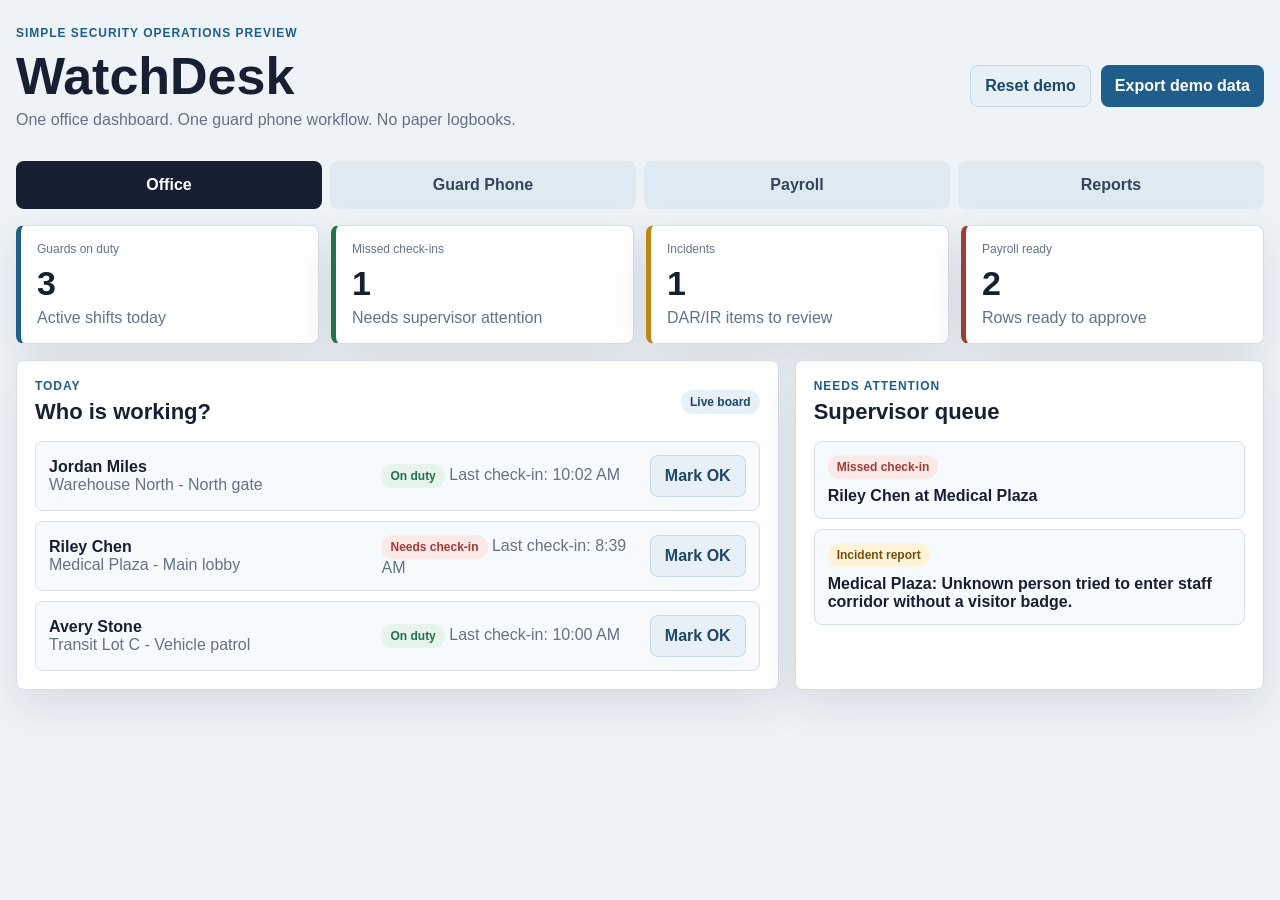
<file: simple-v2/index.html>
<!doctype html>
<html lang="en">
<head>
  <meta charset="utf-8">
  <meta name="viewport" content="width=device-width, initial-scale=1">
  <title>WatchDesk Simple V2</title>
  <link rel="stylesheet" href="styles.css">
</head>
<body>
  <header class="app-header">
    <div>
      <p class="eyebrow">Simple security operations preview</p>
      <h1>WatchDesk</h1>
      <p class="subhead">One office dashboard. One guard phone workflow. No paper logbooks.</p>
    </div>
    <div class="header-actions">
      <button id="resetDemo" class="secondary" type="button">Reset demo</button>
      <button id="exportData" class="primary" type="button">Export demo data</button>
    </div>
  </header>

  <main class="layout">
    <nav class="tabs" aria-label="Preview sections">
      <button class="tab active" type="button" data-screen="office">Office</button>
      <button class="tab" type="button" data-screen="guard">Guard Phone</button>
      <button class="tab" type="button" data-screen="payroll">Payroll</button>
      <button class="tab" type="button" data-screen="reports">Reports</button>
    </nav>

    <section id="officeScreen" class="screen active-screen">
      <div class="metrics" id="metrics"></div>

      <div class="grid two">
        <section class="panel">
          <div class="panel-head">
            <div>
              <p class="eyebrow">Today</p>
              <h2>Who is working?</h2>
            </div>
            <span class="pill">Live board</span>
          </div>
          <div id="shiftCards" class="stack"></div>
        </section>

        <section class="panel">
          <div class="panel-head">
            <div>
              <p class="eyebrow">Needs attention</p>
              <h2>Supervisor queue</h2>
            </div>
          </div>
          <div id="supervisorQueue" class="stack"></div>
        </section>
      </div>
    </section>

    <section id="guardScreen" class="screen">
      <div class="grid phone-grid">
        <section class="phone">
          <div class="phone-top">
            <strong>Guard App</strong>
            <span id="phoneStatus" class="pill good">Online</span>
          </div>

          <div class="shift-summary">
            <p class="eyebrow">Current shift</p>
            <h2 id="phoneShiftTitle"></h2>
            <p id="phoneShiftMeta"></p>
          </div>

          <button id="checkInNow" class="check-button" type="button">Check In: Everything Is OK</button>

          <form id="entryForm" class="form">
            <label>
              Report type
              <select id="reportType">
                <option value="DAR">DAR - Daily activity</option>
                <option value="IR">IR - Incident report</option>
              </select>
            </label>

            <label>
              What happened?
              <select id="entryType">
                <option value="normal">Tour complete, all normal</option>
                <option value="unusual">Something unusual</option>
                <option value="fire">Fire</option>
                <option value="suspect">Suspicious person</option>
                <option value="theft">Theft</option>
                <option value="manual">Other note</option>
              </select>
            </label>

            <label>
              Notes
              <textarea id="entryNote" placeholder="Type the guard's note here."></textarea>
            </label>

            <div class="button-row">
              <button id="cleanNote" class="secondary" type="button">Clean note</button>
              <button class="primary" type="submit">Save note</button>
            </div>
          </form>

          <button id="finishShift" class="danger" type="button">Finish Shift</button>
        </section>

        <section class="panel">
          <div class="panel-head">
            <div>
              <p class="eyebrow">Saved entries</p>
              <h2>Guard timeline</h2>
            </div>
          </div>
          <div id="guardTimeline" class="stack"></div>
        </section>
      </div>
    </section>

    <section id="payrollScreen" class="screen">
      <section class="panel">
        <div class="panel-head">
          <div>
            <p class="eyebrow">Pay period</p>
            <h2>Payroll review</h2>
          </div>
          <div class="button-row">
            <button id="approvePayroll" class="secondary" type="button">Approve ready rows</button>
            <button id="exportPayroll" class="primary" type="button">Export payroll CSV</button>
          </div>
        </div>
        <div class="table-wrap">
          <table>
            <thead>
              <tr>
                <th>Guard</th>
                <th>Site</th>
                <th>Shift</th>
                <th>Hours</th>
                <th>Incidents</th>
                <th>Status</th>
              </tr>
            </thead>
            <tbody id="payrollRows"></tbody>
          </table>
        </div>
      </section>
    </section>

    <section id="reportsScreen" class="screen">
      <div class="grid two">
        <section class="panel">
          <div class="panel-head">
            <div>
              <p class="eyebrow">DAR / IR records</p>
              <h2>Reports</h2>
            </div>
          </div>
          <div id="reportList" class="stack"></div>
        </section>

        <section class="panel print-panel">
          <div class="panel-head">
            <div>
              <p class="eyebrow">Printable record</p>
              <h2>Report preview</h2>
            </div>
            <button id="printReport" class="secondary" type="button">Print</button>
          </div>
          <article id="reportPreview" class="report-paper"></article>
        </section>
      </div>
    </section>
  </main>

  <script src="app.js"></script>
</body>
</html>
</file>
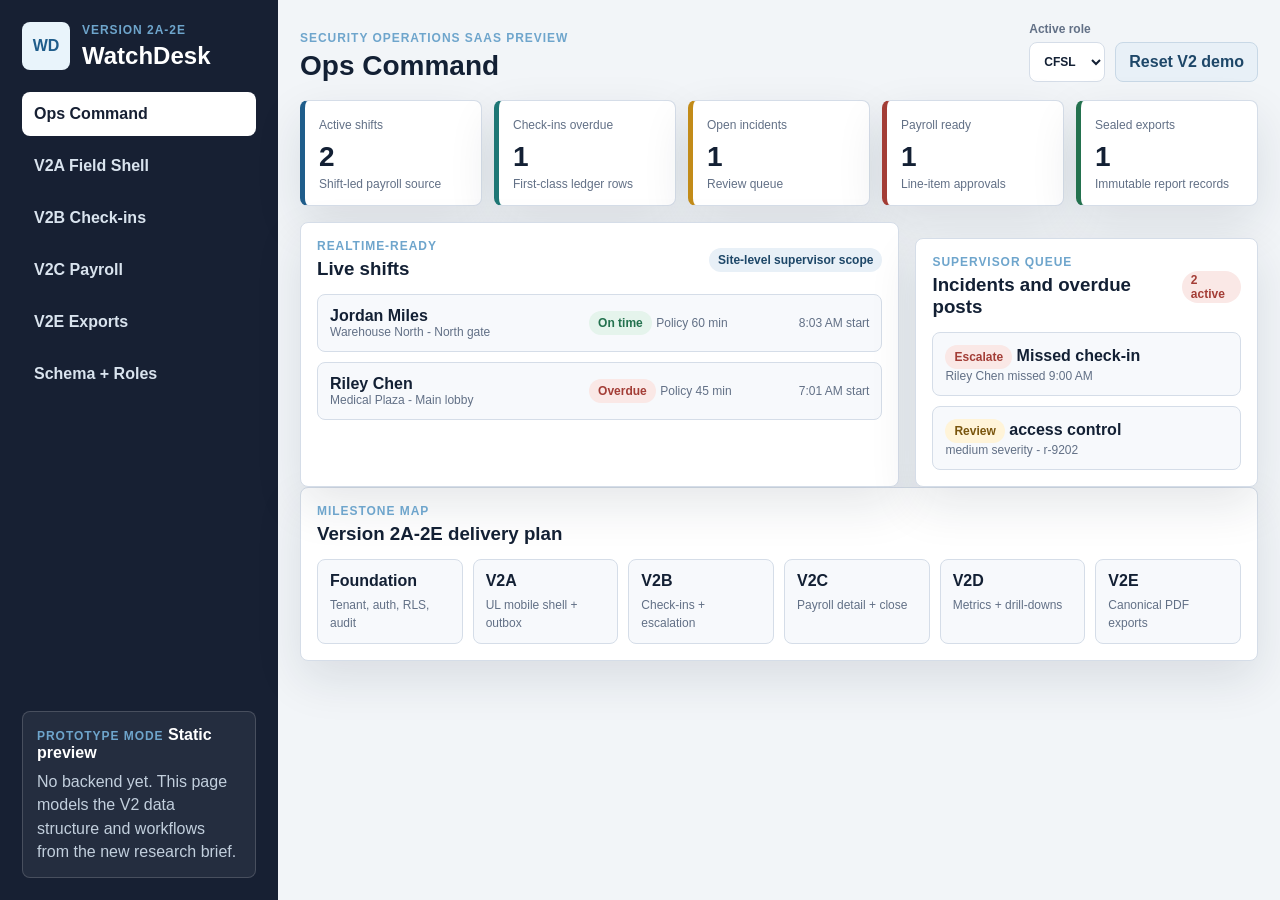
<file: version-2/index.html>
<!doctype html>
<html lang="en">
<head>
  <meta charset="utf-8">
  <meta name="viewport" content="width=device-width, initial-scale=1">
  <title>WatchDesk V2 Preview</title>
  <link rel="stylesheet" href="styles.css">
</head>
<body>
  <div class="shell">
    <aside class="sidebar">
      <div class="brand">
        <span class="mark">WD</span>
        <div>
          <p>Version 2A-2E</p>
          <h1>WatchDesk</h1>
        </div>
      </div>

      <nav aria-label="Version 2 sections">
        <button class="nav-button active" type="button" data-view="ops">Ops Command</button>
        <button class="nav-button" type="button" data-view="field">V2A Field Shell</button>
        <button class="nav-button" type="button" data-view="checkins">V2B Check-ins</button>
        <button class="nav-button" type="button" data-view="payroll">V2C Payroll</button>
        <button class="nav-button" type="button" data-view="exports">V2E Exports</button>
        <button class="nav-button" type="button" data-view="schema">Schema + Roles</button>
      </nav>

      <div class="side-panel">
        <span class="label">Prototype mode</span>
        <strong>Static preview</strong>
        <p>No backend yet. This page models the V2 data structure and workflows from the new research brief.</p>
      </div>
    </aside>

    <main class="main">
      <header class="topbar">
        <div>
          <p class="eyebrow">Security operations SaaS preview</p>
          <h2 id="pageTitle">Ops Command</h2>
        </div>
        <div class="controls">
          <label>
            Active role
            <select id="roleSelect">
              <option value="UL">UL</option>
              <option value="CFSL">CFSL</option>
              <option value="CML">CML</option>
              <option value="CAL">CAL</option>
              <option value="ARUL">ARUL</option>
              <option value="SA">SA</option>
              <option value="Lori">Lori</option>
            </select>
          </label>
          <button id="resetState" class="secondary" type="button">Reset V2 demo</button>
        </div>
      </header>

      <section id="opsView" class="view active-view">
        <div class="metric-grid" id="metrics"></div>

        <div class="grid two">
          <section class="panel">
            <div class="panel-head">
              <div>
                <p class="eyebrow">Realtime-ready</p>
                <h3>Live shifts</h3>
              </div>
              <span class="pill" id="scopePill"></span>
            </div>
            <div id="shiftList" class="stack"></div>
          </section>

          <section class="panel">
            <div class="panel-head">
              <div>
                <p class="eyebrow">Supervisor queue</p>
                <h3>Incidents and overdue posts</h3>
              </div>
              <span class="pill danger" id="incidentPill"></span>
            </div>
            <div id="incidentList" class="stack"></div>
          </section>
        </div>

        <section class="panel">
          <div class="panel-head">
            <div>
              <p class="eyebrow">Milestone map</p>
              <h3>Version 2A-2E delivery plan</h3>
            </div>
          </div>
          <div class="timeline" id="milestones"></div>
        </section>
      </section>

      <section id="fieldView" class="view">
        <div class="grid field-grid">
          <section class="phone">
            <div class="phone-top">
              <strong>UL Field Shell</strong>
              <span id="outboxBadge" class="pill"></span>
            </div>

            <div class="notice" id="fieldNotice">Current shift shell uses shifts and report entries instead of one local report timer.</div>

            <form id="entryForm" class="form-stack">
              <div class="form-row">
                <label>
                  Shift
                  <select id="fieldShift"></select>
                </label>
                <label>
                  Report type
                  <select id="reportType">
                    <option>DAR</option>
                    <option>IR</option>
                  </select>
                </label>
              </div>

              <label>
                Entry kind
                <select id="entryKind">
                  <option value="tour_normal">Tour normal</option>
                  <option value="tour_unusual">Tour unusual</option>
                  <option value="fire">Fire</option>
                  <option value="suspect">Suspect person</option>
                  <option value="theft">Theft</option>
                  <option value="manual">Manual entry</option>
                </select>
              </label>

              <label>
                Narrative original
                <textarea id="entryNarrative" placeholder="Required for unusual, fire, suspect, theft, and manual incident notes."></textarea>
              </label>

              <label>
                Clean / English preview
                <textarea id="entryClean" placeholder="Cleaned copy or translation preview appears here."></textarea>
              </label>

              <div class="button-grid">
                <button id="cleanCopy" class="secondary" type="button">Clean text</button>
                <button id="queueEntry" class="primary" type="submit">Append entry</button>
              </div>
            </form>

            <div class="mobile-list" id="fieldEntries"></div>
          </section>

          <section class="panel">
            <div class="panel-head">
              <div>
                <p class="eyebrow">Offline-first contract</p>
                <h3>Device outbox</h3>
              </div>
              <button id="syncOutbox" class="secondary" type="button">Sync outbox</button>
            </div>
            <div id="outboxList" class="stack"></div>
          </section>
        </div>
      </section>

      <section id="checkinsView" class="view">
        <div class="grid two">
          <section class="panel">
            <div class="panel-head">
              <div>
                <p class="eyebrow">V2B</p>
                <h3>Expected check-in windows</h3>
              </div>
              <button id="markCheckin" class="primary" type="button">Record check-in</button>
            </div>
            <div id="checkinRows" class="table-list"></div>
          </section>

          <section class="panel">
            <div class="panel-head">
              <div>
                <p class="eyebrow">Escalation MVP</p>
                <h3>Supervisor alerts</h3>
              </div>
            </div>
            <div id="alertList" class="stack"></div>
          </section>
        </div>
      </section>

      <section id="payrollView" class="view">
        <section class="panel">
          <div class="panel-head">
            <div>
              <p class="eyebrow">V2C</p>
              <h3>Payroll line items</h3>
            </div>
            <div class="actions">
              <button id="approvePayroll" class="secondary" type="button">Approve selected period</button>
              <button id="exportPayroll" class="primary" type="button">Export CSV v2</button>
            </div>
          </div>
          <div class="table-wrap">
            <table>
              <thead>
                <tr>
                  <th>Employee</th>
                  <th>Shift</th>
                  <th>Regular</th>
                  <th>OT</th>
                  <th>Incidents</th>
                  <th>Status</th>
                  <th>Notes</th>
                </tr>
              </thead>
              <tbody id="payrollRows"></tbody>
            </table>
          </div>
        </section>
      </section>

      <section id="exportsView" class="view">
        <div class="grid two">
          <section class="panel">
            <div class="panel-head">
              <div>
                <p class="eyebrow">V2E</p>
                <h3>Canonical DAR/IR export</h3>
              </div>
              <button id="generateExport" class="primary" type="button">Generate PDF record</button>
            </div>
            <article id="printPreview" class="print-preview"></article>
          </section>

          <section class="panel">
            <div class="panel-head">
              <div>
                <p class="eyebrow">Private storage</p>
                <h3>Export history</h3>
              </div>
            </div>
            <div id="exportList" class="stack"></div>
          </section>
        </div>
      </section>

      <section id="schemaView" class="view">
        <div class="grid two">
          <section class="panel">
            <div class="panel-head">
              <div>
                <p class="eyebrow">Data model</p>
                <h3>V2 core entities</h3>
              </div>
            </div>
            <div id="entityList" class="entity-grid"></div>
          </section>

          <section class="panel">
            <div class="panel-head">
              <div>
                <p class="eyebrow">Authorization</p>
                <h3>Role capability matrix</h3>
              </div>
            </div>
            <div id="roleMatrix" class="role-matrix"></div>
          </section>
        </div>
      </section>
    </main>
  </div>

  <script src="app.js"></script>
</body>
</html>
</file>
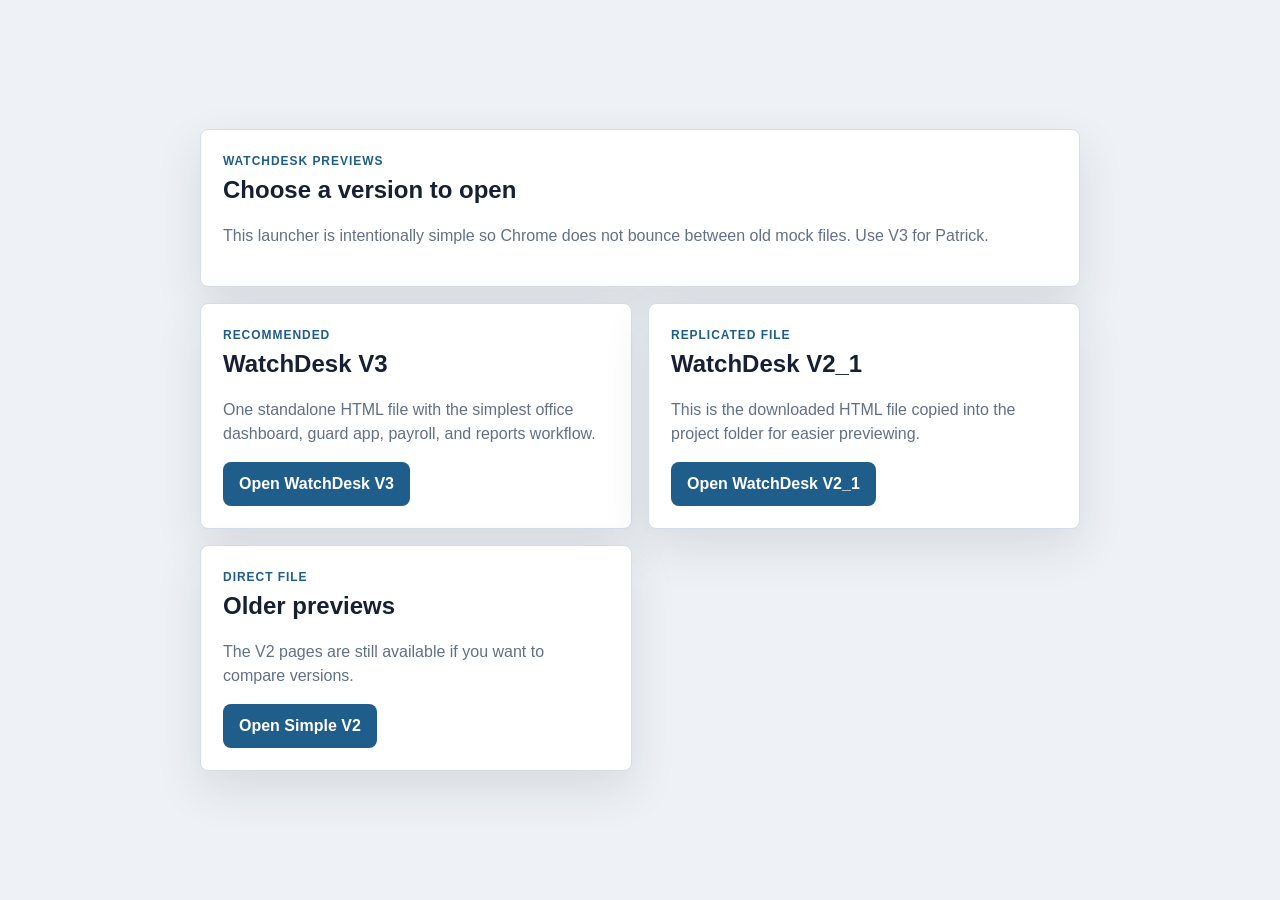
<file: WatchDesk-Launcher.html>
<!doctype html>
<html lang="en">
<head>
  <meta charset="utf-8">
  <meta name="viewport" content="width=device-width, initial-scale=1">
  <title>WatchDesk Preview Launcher</title>
  <style>
    :root {
      --page: #eef2f6;
      --surface: #ffffff;
      --ink: #172033;
      --muted: #627086;
      --line: #d5dde8;
      --blue: #1f5d8b;
    }

    * {
      box-sizing: border-box;
    }

    body {
      margin: 0;
      min-height: 100vh;
      display: grid;
      place-items: center;
      background: var(--page);
      color: var(--ink);
      font-family: Arial, Helvetica, sans-serif;
      padding: 24px;
    }

    main {
      width: min(880px, 100%);
      display: grid;
      gap: 16px;
    }

    .hero,
    .card {
      border: 1px solid var(--line);
      border-radius: 8px;
      background: var(--surface);
      box-shadow: 0 18px 48px rgba(23, 32, 51, 0.11);
      padding: 22px;
    }

    .eyebrow {
      margin: 0 0 6px;
      color: var(--blue);
      font-size: 12px;
      font-weight: 700;
      letter-spacing: 0.08em;
      text-transform: uppercase;
    }

    h1,
    h2,
    p {
      margin-top: 0;
    }

    p {
      color: var(--muted);
      line-height: 1.5;
    }

    .grid {
      display: grid;
      grid-template-columns: repeat(2, minmax(0, 1fr));
      gap: 16px;
    }

    a.button {
      display: inline-flex;
      align-items: center;
      justify-content: center;
      min-height: 44px;
      border-radius: 8px;
      background: var(--blue);
      color: #ffffff;
      font-weight: 800;
      padding: 0 16px;
      text-decoration: none;
    }

    code {
      display: block;
      overflow-wrap: anywhere;
      border-radius: 8px;
      background: #f7f9fc;
      padding: 10px;
    }

    @media (max-width: 720px) {
      .grid {
        grid-template-columns: 1fr;
      }
    }
  </style>
</head>
<body>
  <main>
    <section class="hero">
      <p class="eyebrow">WatchDesk previews</p>
      <h1>Choose a version to open</h1>
      <p>This launcher is intentionally simple so Chrome does not bounce between old mock files. Use V3 for Patrick.</p>
    </section>

    <section class="grid">
      <article class="card">
        <p class="eyebrow">Recommended</p>
        <h2>WatchDesk V3</h2>
        <p>One standalone HTML file with the simplest office dashboard, guard app, payroll, and reports workflow.</p>
        <a class="button" href="WatchDesk-V3.html">Open WatchDesk V3</a>
      </article>

      <article class="card">
        <p class="eyebrow">Replicated file</p>
        <h2>WatchDesk V2_1</h2>
        <p>This is the downloaded HTML file copied into the project folder for easier previewing.</p>
        <a class="button" href="WatchDesk-V2_1.html">Open WatchDesk V2_1</a>
      </article>

      <article class="card">
        <p class="eyebrow">Direct file</p>
        <h2>Older previews</h2>
        <p>The V2 pages are still available if you want to compare versions.</p>
        <a class="button" href="simple-v2/index.html">Open Simple V2</a>
      </article>
    </section>
  </main>
</body>
</html>
</file>
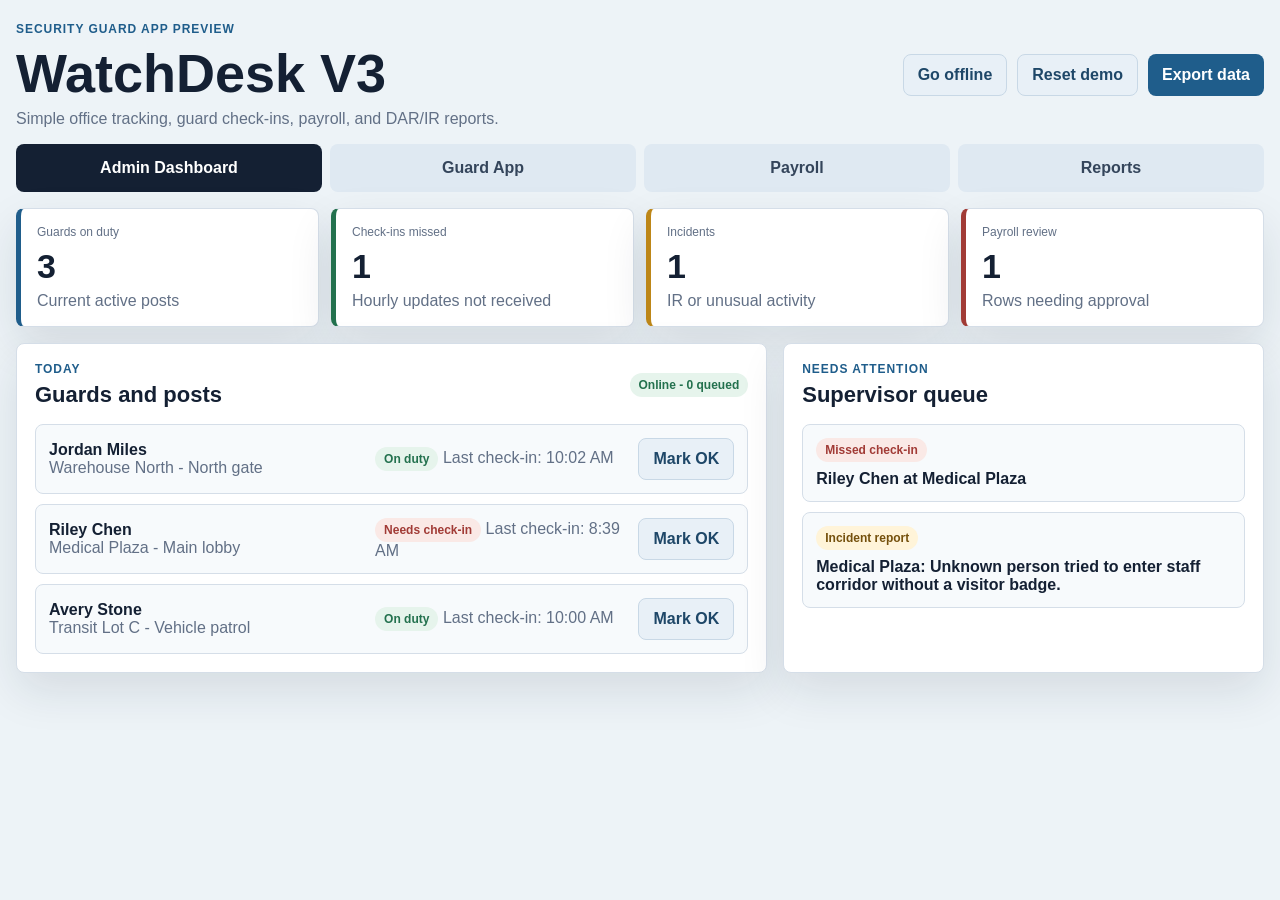
<file: WatchDesk-V3.html>
<!doctype html>
<html lang="en">
<head>
  <meta charset="utf-8">
  <meta name="viewport" content="width=device-width, initial-scale=1">
  <title>WatchDesk V3 - Security Operations</title>
  <style>
    :root {
      --bg: #edf3f7;
      --surface: #ffffff;
      --soft: #f7fafc;
      --ink: #142033;
      --muted: #627086;
      --line: #d5dee8;
      --blue: #1f5d8b;
      --green: #23714e;
      --red: #a13b36;
      --gold: #bd8617;
      --shadow: 0 18px 46px rgba(20, 32, 51, 0.11);
    }

    * {
      box-sizing: border-box;
    }

    html {
      min-width: 320px;
    }

    body {
      margin: 0;
      background: var(--bg);
      color: var(--ink);
      font-family: Arial, Helvetica, sans-serif;
    }

    button,
    input,
    select,
    textarea {
      font: inherit;
    }

    button {
      border: 0;
      cursor: pointer;
    }

    .page {
      width: min(1520px, calc(100% - 32px));
      margin: 0 auto;
      padding: 22px 0 34px;
    }

    .topbar {
      display: flex;
      align-items: center;
      justify-content: space-between;
      gap: 16px;
      margin-bottom: 16px;
    }

    .eyebrow {
      margin: 0 0 6px;
      color: var(--blue);
      font-size: 12px;
      font-weight: 800;
      letter-spacing: 0.08em;
      text-transform: uppercase;
    }

    h1,
    h2,
    h3,
    p {
      margin-top: 0;
    }

    h1 {
      margin-bottom: 6px;
      font-size: clamp(34px, 5vw, 54px);
      letter-spacing: 0;
    }

    h2 {
      margin-bottom: 0;
      font-size: 22px;
      letter-spacing: 0;
    }

    h3 {
      margin-bottom: 6px;
      letter-spacing: 0;
    }

    .subhead,
    .muted {
      color: var(--muted);
    }

    .subhead {
      margin-bottom: 0;
      font-size: 16px;
    }

    .top-actions,
    .button-row {
      display: flex;
      align-items: center;
      gap: 10px;
      flex-wrap: wrap;
    }

    .primary,
    .secondary,
    .danger {
      min-height: 42px;
      border-radius: 8px;
      padding: 0 14px;
      font-weight: 800;
      white-space: nowrap;
    }

    .primary {
      background: var(--blue);
      color: #ffffff;
    }

    .secondary {
      background: #e8f0f7;
      color: #1e4768;
      border: 1px solid #c8d8e6;
    }

    .danger {
      background: var(--red);
      color: #ffffff;
    }

    .tabs {
      display: grid;
      grid-template-columns: repeat(4, minmax(0, 1fr));
      gap: 8px;
      margin-bottom: 16px;
    }

    .tab {
      min-height: 48px;
      border-radius: 8px;
      background: #dfe9f2;
      color: #34455b;
      font-weight: 800;
    }

    .tab.active {
      background: var(--ink);
      color: #ffffff;
    }

    .screen {
      display: none;
    }

    .screen.active {
      display: block;
    }

    .metrics {
      display: grid;
      grid-template-columns: repeat(4, minmax(150px, 1fr));
      gap: 12px;
      margin-bottom: 16px;
    }

    .metric,
    .panel,
    .phone {
      border: 1px solid var(--line);
      border-radius: 8px;
      background: var(--surface);
      box-shadow: var(--shadow);
    }

    .metric {
      min-height: 112px;
      padding: 16px;
      border-left: 5px solid var(--blue);
    }

    .metric:nth-child(2) {
      border-left-color: var(--green);
    }

    .metric:nth-child(3) {
      border-left-color: var(--gold);
    }

    .metric:nth-child(4) {
      border-left-color: var(--red);
    }

    .metric span {
      display: block;
      color: var(--muted);
      font-size: 12px;
    }

    .metric strong {
      display: block;
      margin: 8px 0 6px;
      font-size: 34px;
    }

    .grid {
      display: grid;
      gap: 16px;
    }

    .two {
      grid-template-columns: minmax(0, 1.25fr) minmax(320px, 0.8fr);
    }

    .phone-grid {
      grid-template-columns: minmax(320px, 430px) minmax(320px, 1fr);
    }

    .panel {
      padding: 18px;
    }

    .panel-head,
    .phone-head {
      display: flex;
      align-items: center;
      justify-content: space-between;
      gap: 12px;
      margin-bottom: 16px;
    }

    .stack,
    .form {
      display: grid;
      gap: 10px;
    }

    .card {
      display: grid;
      gap: 8px;
      border: 1px solid var(--line);
      border-radius: 8px;
      background: var(--soft);
      padding: 13px;
    }

    .card-row {
      display: grid;
      grid-template-columns: minmax(180px, 1fr) minmax(150px, 0.8fr) auto;
      gap: 12px;
      align-items: center;
    }

    .pill,
    .tag {
      display: inline-flex;
      align-items: center;
      width: max-content;
      min-height: 24px;
      border-radius: 999px;
      padding: 2px 9px;
      background: #e8f0f7;
      color: #1e4768;
      font-size: 12px;
      font-weight: 800;
    }

    .good {
      background: #e6f4ec;
      color: var(--green);
    }

    .warn {
      background: #fff4d9;
      color: #74500c;
    }

    .bad {
      background: #fae9e6;
      color: var(--red);
    }

    .phone {
      border-radius: 18px;
      background: #111827;
      color: #ffffff;
      padding: 14px;
    }

    .phone-head,
    .shift-card,
    .form {
      border-radius: 8px;
    }

    .shift-card,
    .form {
      background: #ffffff;
      color: var(--ink);
      padding: 14px;
      margin-bottom: 12px;
    }

    .shift-card p:last-child {
      margin-bottom: 0;
    }

    .big-check {
      width: 100%;
      min-height: 88px;
      border-radius: 8px;
      background: var(--green);
      color: #ffffff;
      font-size: 22px;
      font-weight: 800;
      margin-bottom: 12px;
    }

    label {
      display: grid;
      gap: 6px;
      color: var(--muted);
      font-size: 12px;
      font-weight: 800;
    }

    select,
    textarea,
    input {
      width: 100%;
      border: 1px solid var(--line);
      border-radius: 8px;
      background: #ffffff;
      color: var(--ink);
      min-height: 42px;
      padding: 9px 10px;
    }

    textarea {
      min-height: 100px;
      resize: vertical;
    }

    .table-wrap {
      overflow-x: auto;
    }

    table {
      width: 100%;
      min-width: 760px;
      border-collapse: collapse;
    }

    th,
    td {
      border-bottom: 1px solid var(--line);
      padding: 13px 10px;
      text-align: left;
      vertical-align: top;
    }

    th {
      color: var(--muted);
      font-size: 12px;
      text-transform: uppercase;
    }

    .paper {
      min-height: 440px;
      border: 1px solid var(--line);
      border-radius: 8px;
      background: #ffffff;
      padding: 18px;
    }

    .paper header {
      display: flex;
      justify-content: space-between;
      gap: 12px;
      border-bottom: 2px solid var(--ink);
      margin-bottom: 14px;
      padding-bottom: 12px;
    }

    .empty {
      border: 1px dashed var(--line);
      border-radius: 8px;
      color: var(--muted);
      padding: 16px;
      text-align: center;
    }

    @media (max-width: 980px) {
      .two,
      .phone-grid {
        grid-template-columns: 1fr;
      }

      .metrics {
        grid-template-columns: repeat(2, minmax(0, 1fr));
      }
    }

    @media (max-width: 680px) {
      .page {
        width: min(100% - 20px, 1520px);
      }

      .topbar,
      .panel-head,
      .card-row,
      .top-actions,
      .button-row {
        align-items: stretch;
        grid-template-columns: 1fr;
        flex-direction: column;
      }

      .tabs,
      .metrics {
        grid-template-columns: 1fr;
      }

      .primary,
      .secondary,
      .danger {
        width: 100%;
      }
    }

    @media print {
      body {
        background: #ffffff;
      }

      .topbar,
      .tabs,
      .panel:not(.print-panel),
      .panel-head button {
        display: none !important;
      }

      .page,
      .screen,
      .screen.active {
        display: block;
        width: 100%;
        padding: 0;
      }

      .print-panel,
      .paper {
        box-shadow: none;
        border: 0;
      }
    }
  </style>
</head>
<body>
  <div class="page">
    <header class="topbar">
      <div>
        <p class="eyebrow">Security guard app preview</p>
        <h1>WatchDesk V3</h1>
        <p class="subhead">Simple office tracking, guard check-ins, payroll, and DAR/IR reports.</p>
      </div>
      <div class="top-actions">
        <button id="toggleOnline" class="secondary" type="button">Go offline</button>
        <button id="resetDemo" class="secondary" type="button">Reset demo</button>
        <button id="exportJson" class="primary" type="button">Export data</button>
      </div>
    </header>

    <nav class="tabs" aria-label="Main screens">
      <button class="tab active" type="button" data-screen="admin">Admin Dashboard</button>
      <button class="tab" type="button" data-screen="guard">Guard App</button>
      <button class="tab" type="button" data-screen="payroll">Payroll</button>
      <button class="tab" type="button" data-screen="reports">Reports</button>
    </nav>

    <main>
      <section id="adminScreen" class="screen active">
        <div class="metrics" id="metrics"></div>
        <div class="grid two">
          <section class="panel">
            <div class="panel-head">
              <div>
                <p class="eyebrow">Today</p>
                <h2>Guards and posts</h2>
              </div>
              <span id="syncBadge" class="pill"></span>
            </div>
            <div id="shiftBoard" class="stack"></div>
          </section>

          <section class="panel">
            <div class="panel-head">
              <div>
                <p class="eyebrow">Needs attention</p>
                <h2>Supervisor queue</h2>
              </div>
            </div>
            <div id="attentionList" class="stack"></div>
          </section>
        </div>
      </section>

      <section id="guardScreen" class="screen">
        <div class="grid phone-grid">
          <section class="phone">
            <div class="phone-head">
              <strong>Guard phone</strong>
              <span id="phoneBadge" class="pill good">Online</span>
            </div>

            <div class="shift-card">
              <p class="eyebrow">Current shift</p>
              <h2 id="currentShiftTitle"></h2>
              <p id="currentShiftMeta" class="muted"></p>
            </div>

            <button id="checkInNow" class="big-check" type="button">Check in: everything is normal</button>

            <form id="entryForm" class="form">
              <label>
                Shift
                <select id="shiftSelect"></select>
              </label>
              <label>
                Report
                <select id="reportType">
                  <option value="DAR">DAR - Daily activity</option>
                  <option value="IR">IR - Incident report</option>
                </select>
              </label>
              <label>
                Activity
                <select id="entryType">
                  <option value="normal">Tour complete, all normal</option>
                  <option value="unusual">Something unusual</option>
                  <option value="fire">Fire</option>
                  <option value="suspect">Suspicious person</option>
                  <option value="theft">Theft</option>
                  <option value="manual">Other note</option>
                </select>
              </label>
              <label>
                Notes
                <textarea id="entryNote" placeholder="Type the guard's note here."></textarea>
              </label>
              <div class="button-row">
                <button id="cleanNote" class="secondary" type="button">Clean note</button>
                <button class="primary" type="submit">Save note</button>
              </div>
            </form>

            <button id="finishShift" class="danger" type="button">Finish selected shift</button>
          </section>

          <section class="panel">
            <div class="panel-head">
              <div>
                <p class="eyebrow">Saved on this shift</p>
                <h2>Guard timeline</h2>
              </div>
            </div>
            <div id="guardTimeline" class="stack"></div>
          </section>
        </div>
      </section>

      <section id="payrollScreen" class="screen">
        <section class="panel">
          <div class="panel-head">
            <div>
              <p class="eyebrow">Pay period</p>
              <h2>Payroll review</h2>
            </div>
            <div class="button-row">
              <button id="approveReady" class="secondary" type="button">Approve ready rows</button>
              <button id="exportPayroll" class="primary" type="button">Export payroll CSV</button>
            </div>
          </div>
          <div class="table-wrap">
            <table>
              <thead>
                <tr>
                  <th>Guard</th>
                  <th>Site</th>
                  <th>Shift</th>
                  <th>Hours</th>
                  <th>Check-ins</th>
                  <th>Incidents</th>
                  <th>Status</th>
                </tr>
              </thead>
              <tbody id="payrollRows"></tbody>
            </table>
          </div>
        </section>
      </section>

      <section id="reportsScreen" class="screen">
        <div class="grid two">
          <section class="panel">
            <div class="panel-head">
              <div>
                <p class="eyebrow">Paper replacement</p>
                <h2>DAR / IR records</h2>
              </div>
              <button id="finalizeReport" class="secondary" type="button">Finalize selected</button>
            </div>
            <div id="reportList" class="stack"></div>
          </section>

          <section class="panel print-panel">
            <div class="panel-head">
              <div>
                <p class="eyebrow">Printable record</p>
                <h2>Report preview</h2>
              </div>
              <button id="printReport" class="secondary" type="button">Print</button>
            </div>
            <article id="reportPreview" class="paper"></article>
          </section>
        </div>
      </section>
    </main>
  </div>

  <script>
    const STORAGE_KEY = "watchdesk-v3-state";
    const incidentTypes = new Set(["unusual", "fire", "suspect", "theft"]);

    const starter = {
      screen: "admin",
      online: true,
      selectedShiftId: "shift-1",
      selectedReportId: "entry-2",
      queue: [],
      guards: [
        { id: "guard-1", name: "Jordan Miles", employee: "SG-1007" },
        { id: "guard-2", name: "Riley Chen", employee: "SG-1014" },
        { id: "guard-3", name: "Avery Stone", employee: "SG-1022" }
      ],
      shifts: [
        { id: "shift-1", guardId: "guard-1", site: "Warehouse North", post: "North gate", start: "8:00 AM", end: "4:00 PM", hours: 8, status: "On duty", lastCheckIn: "10:02 AM", missed: false, finished: false },
        { id: "shift-2", guardId: "guard-2", site: "Medical Plaza", post: "Main lobby", start: "7:00 AM", end: "3:00 PM", hours: 8, status: "Needs check-in", lastCheckIn: "8:39 AM", missed: true, finished: false },
        { id: "shift-3", guardId: "guard-3", site: "Transit Lot C", post: "Vehicle patrol", start: "6:00 AM", end: "2:00 PM", hours: 8, status: "On duty", lastCheckIn: "10:00 AM", missed: false, finished: false }
      ],
      checkins: [
        { id: "check-1", shiftId: "shift-1", expected: "9:00 AM", received: "9:01 AM", status: "Received" },
        { id: "check-2", shiftId: "shift-1", expected: "10:00 AM", received: "10:02 AM", status: "Received" },
        { id: "check-3", shiftId: "shift-2", expected: "9:00 AM", received: "", status: "Missed" },
        { id: "check-4", shiftId: "shift-3", expected: "10:00 AM", received: "10:00 AM", status: "Received" }
      ],
      entries: [
        { id: "entry-1", shiftId: "shift-1", reportType: "DAR", type: "normal", note: "North entrance, loading dock, and camera room checked. All normal.", time: "9:00 AM", incident: false, finalized: false },
        { id: "entry-2", shiftId: "shift-2", reportType: "IR", type: "suspect", note: "Unknown person tried to enter staff corridor without a visitor badge.", time: "8:39 AM", incident: true, finalized: false },
        { id: "entry-3", shiftId: "shift-3", reportType: "DAR", type: "normal", note: "Vehicle patrol complete. No damage or unlocked vehicles found.", time: "10:00 AM", incident: false, finalized: true }
      ],
      payroll: [
        { shiftId: "shift-1", status: "Ready" },
        { shiftId: "shift-2", status: "Review" },
        { shiftId: "shift-3", status: "Ready" }
      ]
    };

    let state = loadState();
    const $ = (id) => document.getElementById(id);

    document.addEventListener("DOMContentLoaded", () => {
      bindEvents();
      hydrateShiftSelect();
      render();
    });

    function bindEvents() {
      document.querySelectorAll(".tab").forEach((button) => {
        button.addEventListener("click", () => {
          state.screen = button.dataset.screen;
          saveState();
          render();
        });
      });

      $("toggleOnline").addEventListener("click", () => {
        state.online = !state.online;
        if (state.online) state.queue = [];
        saveState();
        render();
      });
      $("resetDemo").addEventListener("click", () => {
        localStorage.removeItem(STORAGE_KEY);
        state = structuredClone(starter);
        hydrateShiftSelect();
        render();
      });
      $("exportJson").addEventListener("click", () => download("watchdesk-v3-data.json", JSON.stringify(state, null, 2), "application/json"));
      $("shiftSelect").addEventListener("change", () => {
        state.selectedShiftId = $("shiftSelect").value;
        saveState();
        render();
      });
      $("checkInNow").addEventListener("click", checkInNow);
      $("entryForm").addEventListener("submit", saveEntry);
      $("cleanNote").addEventListener("click", cleanNote);
      $("finishShift").addEventListener("click", finishShift);
      $("approveReady").addEventListener("click", approveReadyPayroll);
      $("exportPayroll").addEventListener("click", exportPayrollCsv);
      $("finalizeReport").addEventListener("click", finalizeSelectedReport);
      $("printReport").addEventListener("click", () => window.print());
    }

    function loadState() {
      try {
        return JSON.parse(localStorage.getItem(STORAGE_KEY)) || structuredClone(starter);
      } catch {
        return structuredClone(starter);
      }
    }

    function saveState() {
      localStorage.setItem(STORAGE_KEY, JSON.stringify(state));
    }

    function hydrateShiftSelect() {
      $("shiftSelect").innerHTML = state.shifts.map((shift) => {
        const guard = getGuard(shift.guardId);
        return `<option value="${esc(shift.id)}">${esc(guard.name)} - ${esc(shift.site)}</option>`;
      }).join("");
      $("shiftSelect").value = state.selectedShiftId;
    }

    function render() {
      document.querySelectorAll(".tab").forEach((button) => button.classList.toggle("active", button.dataset.screen === state.screen));
      document.querySelectorAll(".screen").forEach((screen) => screen.classList.toggle("active", screen.id === `${state.screen}Screen`));
      $("toggleOnline").textContent = state.online ? "Go offline" : "Go online";
      renderAdmin();
      renderGuard();
      renderPayroll();
      renderReports();
    }

    function renderAdmin() {
      const active = state.shifts.filter((shift) => !shift.finished).length;
      const missed = state.checkins.filter((checkin) => checkin.status === "Missed").length;
      const incidents = state.entries.filter((entry) => entry.incident).length;
      const review = state.payroll.filter((row) => row.status === "Review").length;

      $("metrics").innerHTML = [
        metric("Guards on duty", active, "Current active posts"),
        metric("Check-ins missed", missed, "Hourly updates not received"),
        metric("Incidents", incidents, "IR or unusual activity"),
        metric("Payroll review", review, "Rows needing approval")
      ].join("");

      $("syncBadge").textContent = state.online ? `Online - ${state.queue.length} queued` : `Offline - ${state.queue.length} queued`;
      $("syncBadge").className = `pill ${state.online ? "good" : "warn"}`;

      $("shiftBoard").innerHTML = state.shifts.map((shift) => {
        const guard = getGuard(shift.guardId);
        const tone = shift.finished ? "good" : shift.missed ? "bad" : "good";
        return `
          <article class="card card-row">
            <div>
              <strong>${esc(guard.name)}</strong>
              <div class="muted">${esc(shift.site)} - ${esc(shift.post)}</div>
            </div>
            <div>
              <span class="tag ${tone}">${esc(shift.finished ? "Finished" : shift.status)}</span>
              <span class="muted">Last check-in: ${esc(shift.lastCheckIn)}</span>
            </div>
            <button class="secondary" type="button" data-mark-ok="${esc(shift.id)}">Mark OK</button>
          </article>
        `;
      }).join("");

      document.querySelectorAll("[data-mark-ok]").forEach((button) => {
        button.addEventListener("click", () => markShiftOk(button.dataset.markOk));
      });

      const items = [
        ...state.checkins.filter((checkin) => checkin.status === "Missed").map((checkin) => {
          const shift = getShift(checkin.shiftId);
          return { type: "Missed check-in", detail: `${getGuard(shift.guardId).name} at ${shift.site}`, tone: "bad" };
        }),
        ...state.entries.filter((entry) => entry.incident).map((entry) => {
          const shift = getShift(entry.shiftId);
          return { type: "Incident report", detail: `${shift.site}: ${entry.note}`, tone: "warn" };
        })
      ];

      $("attentionList").innerHTML = items.length ? items.map((item) => `
        <article class="card">
          <span class="tag ${item.tone}">${esc(item.type)}</span>
          <strong>${esc(item.detail)}</strong>
        </article>
      `).join("") : `<div class="empty">Nothing needs attention right now.</div>`;
    }

    function renderGuard() {
      const shift = getShift(state.selectedShiftId);
      const guard = getGuard(shift.guardId);
      $("phoneBadge").textContent = state.online ? "Online" : "Offline";
      $("phoneBadge").className = `pill ${state.online ? "good" : "warn"}`;
      $("currentShiftTitle").textContent = `${guard.name} - ${shift.site}`;
      $("currentShiftMeta").textContent = `${shift.post}, ${shift.start} to ${shift.end}. Last check-in: ${shift.lastCheckIn}.`;

      const entries = state.entries.filter((entry) => entry.shiftId === shift.id).slice().reverse();
      $("guardTimeline").innerHTML = entries.length ? entries.map((entry) => `
        <article class="card">
          <span class="tag ${entry.incident ? "bad" : "good"}">${entry.incident ? "Incident" : entry.reportType}</span>
          <strong>${esc(labelFor(entry.type))}</strong>
          <div class="muted">${esc(entry.time)} - ${entry.finalized ? "Finalized" : "Draft"}</div>
          <p>${esc(entry.note)}</p>
        </article>
      `).join("") : `<div class="empty">No notes saved for this shift yet.</div>`;
    }

    function renderPayroll() {
      $("payrollRows").innerHTML = state.payroll.map((row) => {
        const shift = getShift(row.shiftId);
        const guard = getGuard(shift.guardId);
        const checkins = state.checkins.filter((checkin) => checkin.shiftId === shift.id && checkin.status === "Received").length;
        const incidents = state.entries.filter((entry) => entry.shiftId === shift.id && entry.incident).length;
        const tone = row.status === "Approved" ? "good" : row.status === "Review" ? "bad" : "warn";
        return `
          <tr>
            <td>${esc(guard.name)}<br><span class="muted">${esc(guard.employee)}</span></td>
            <td>${esc(shift.site)}</td>
            <td>${esc(shift.start)}-${esc(shift.end)}</td>
            <td>${shift.hours.toFixed(2)}</td>
            <td>${checkins}</td>
            <td>${incidents}</td>
            <td><span class="tag ${tone}">${esc(row.status)}</span></td>
          </tr>
        `;
      }).join("");
    }

    function renderReports() {
      const reports = state.entries.slice().reverse();
      $("reportList").innerHTML = reports.map((entry) => {
        const shift = getShift(entry.shiftId);
        const guard = getGuard(shift.guardId);
        return `
          <article class="card">
            <span class="tag ${entry.incident ? "bad" : "good"}">${esc(entry.reportType)}</span>
            <strong>${esc(guard.name)} - ${esc(shift.site)}</strong>
            <div class="muted">${esc(entry.time)} - ${esc(labelFor(entry.type))} - ${entry.finalized ? "Finalized" : "Draft"}</div>
            <p>${esc(entry.note)}</p>
            <button class="secondary" type="button" data-preview="${esc(entry.id)}">Preview</button>
          </article>
        `;
      }).join("");

      document.querySelectorAll("[data-preview]").forEach((button) => {
        button.addEventListener("click", () => {
          state.selectedReportId = button.dataset.preview;
          saveState();
          renderReports();
        });
      });

      const selected = state.entries.find((entry) => entry.id === state.selectedReportId) || state.entries[0];
      const shift = getShift(selected.shiftId);
      const guard = getGuard(shift.guardId);
      $("reportPreview").innerHTML = `
        <header>
          <div>
            <p class="eyebrow">${esc(selected.reportType)} report</p>
            <h2>${esc(labelFor(selected.type))}</h2>
          </div>
          <div class="muted">${esc(selected.time)}<br>${selected.finalized ? "Finalized and locked" : "Draft"}</div>
        </header>
        <p><strong>Guard:</strong> ${esc(guard.name)} (${esc(guard.employee)})</p>
        <p><strong>Site:</strong> ${esc(shift.site)} - ${esc(shift.post)}</p>
        <p><strong>Shift:</strong> ${esc(shift.start)} to ${esc(shift.end)}</p>
        <p><strong>Report type:</strong> ${esc(selected.reportType)}</p>
        <p><strong>Notes:</strong></p>
        <p>${esc(selected.note)}</p>
      `;
    }

    function metric(label, value, detail) {
      return `<div class="metric"><span>${label}</span><strong>${value}</strong><div class="muted">${detail}</div></div>`;
    }

    function checkInNow() {
      const shift = getShift(state.selectedShiftId);
      shift.status = "On duty";
      shift.missed = false;
      shift.lastCheckIn = nowTime();
      state.checkins.push({ id: crypto.randomUUID(), shiftId: shift.id, expected: nowTime(), received: nowTime(), status: "Received" });
      queueAction("check-in saved", shift.id);
      saveState();
      render();
    }

    function markShiftOk(shiftId) {
      state.selectedShiftId = shiftId;
      checkInNow();
      hydrateShiftSelect();
    }

    function saveEntry(event) {
      event.preventDefault();
      const shift = getShift($("shiftSelect").value);
      state.selectedShiftId = shift.id;
      const type = $("entryType").value;
      const note = $("entryNote").value.trim();
      if (incidentTypes.has(type) && !note) {
        alert("Please type a note for anything unusual or incident-related.");
        return;
      }
      const entry = {
        id: crypto.randomUUID(),
        shiftId: shift.id,
        reportType: $("reportType").value,
        type,
        note: note || "Tour complete. All normal.",
        time: nowTime(),
        incident: incidentTypes.has(type) || $("reportType").value === "IR",
        finalized: false
      };
      state.entries.push(entry);
      state.selectedReportId = entry.id;
      const payroll = state.payroll.find((row) => row.shiftId === shift.id);
      if (payroll && entry.incident) payroll.status = "Review";
      queueAction("report note saved", entry.id);
      $("entryNote").value = "";
      saveState();
      render();
    }

    function cleanNote() {
      const note = $("entryNote").value.trim();
      if (!note) return;
      $("entryNote").value = note.replace(/\s+/g, " ").replace(/\bi\b/g, "I");
    }

    function finishShift() {
      const shift = getShift($("shiftSelect").value);
      shift.finished = true;
      shift.missed = false;
      shift.status = "Finished";
      const payroll = state.payroll.find((row) => row.shiftId === shift.id);
      if (payroll && payroll.status !== "Review") payroll.status = "Ready";
      queueAction("shift finished", shift.id);
      saveState();
      render();
    }

    function approveReadyPayroll() {
      state.payroll.forEach((row) => {
        if (row.status === "Ready") row.status = "Approved";
      });
      saveState();
      render();
    }

    function finalizeSelectedReport() {
      const report = state.entries.find((entry) => entry.id === state.selectedReportId);
      if (!report) return;
      report.finalized = true;
      queueAction("report finalized", report.id);
      saveState();
      render();
    }

    function queueAction(kind, id) {
      if (!state.online) {
        state.queue.push({ id: crypto.randomUUID(), kind, entity: id, at: nowTime() });
      }
    }

    function exportPayrollCsv() {
      const rows = [["guard", "employee_id", "site", "shift", "hours", "checkins", "incidents", "status"]];
      state.payroll.forEach((row) => {
        const shift = getShift(row.shiftId);
        const guard = getGuard(shift.guardId);
        const checkins = state.checkins.filter((checkin) => checkin.shiftId === shift.id && checkin.status === "Received").length;
        const incidents = state.entries.filter((entry) => entry.shiftId === shift.id && entry.incident).length;
        rows.push([guard.name, guard.employee, shift.site, `${shift.start}-${shift.end}`, shift.hours.toFixed(2), checkins, incidents, row.status]);
      });
      const csv = rows.map((row) => row.map((cell) => `"${String(cell).replaceAll('"', '""')}"`).join(",")).join("\n");
      download("watchdesk-v3-payroll.csv", csv, "text/csv");
    }

    function getGuard(id) {
      return state.guards.find((guard) => guard.id === id) || state.guards[0];
    }

    function getShift(id) {
      return state.shifts.find((shift) => shift.id === id) || state.shifts[0];
    }

    function labelFor(type) {
      return {
        normal: "Tour complete, all normal",
        unusual: "Something unusual",
        fire: "Fire",
        suspect: "Suspicious person",
        theft: "Theft",
        manual: "Other note"
      }[type] || type;
    }

    function nowTime() {
      return new Date().toLocaleTimeString([], { hour: "numeric", minute: "2-digit" });
    }

    function download(name, content, type) {
      const blob = new Blob([content], { type });
      const link = document.createElement("a");
      link.href = URL.createObjectURL(blob);
      link.download = name;
      link.click();
      URL.revokeObjectURL(link.href);
    }

    function esc(value) {
      return String(value)
        .replaceAll("&", "&amp;")
        .replaceAll("<", "&lt;")
        .replaceAll(">", "&gt;")
        .replaceAll('"', "&quot;")
        .replaceAll("'", "&#039;");
    }
  </script>
</body>
</html>
</file>
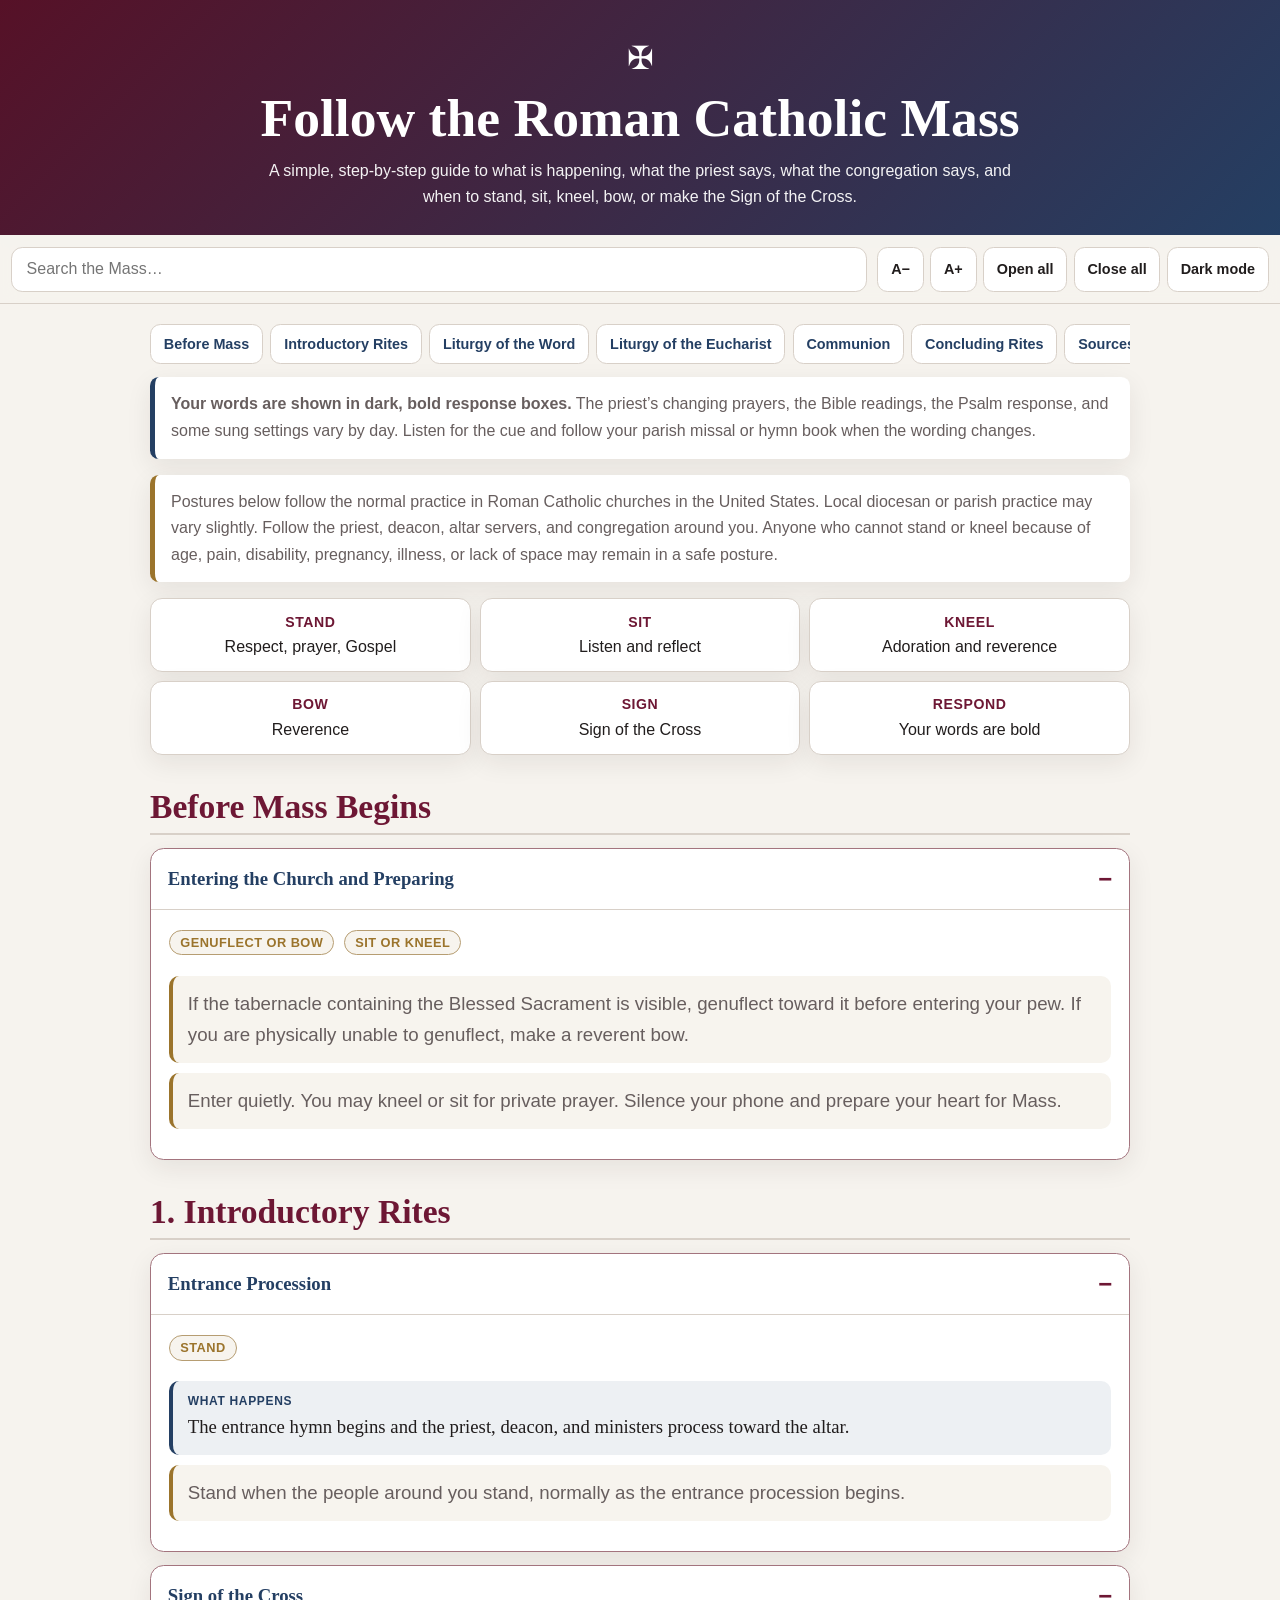
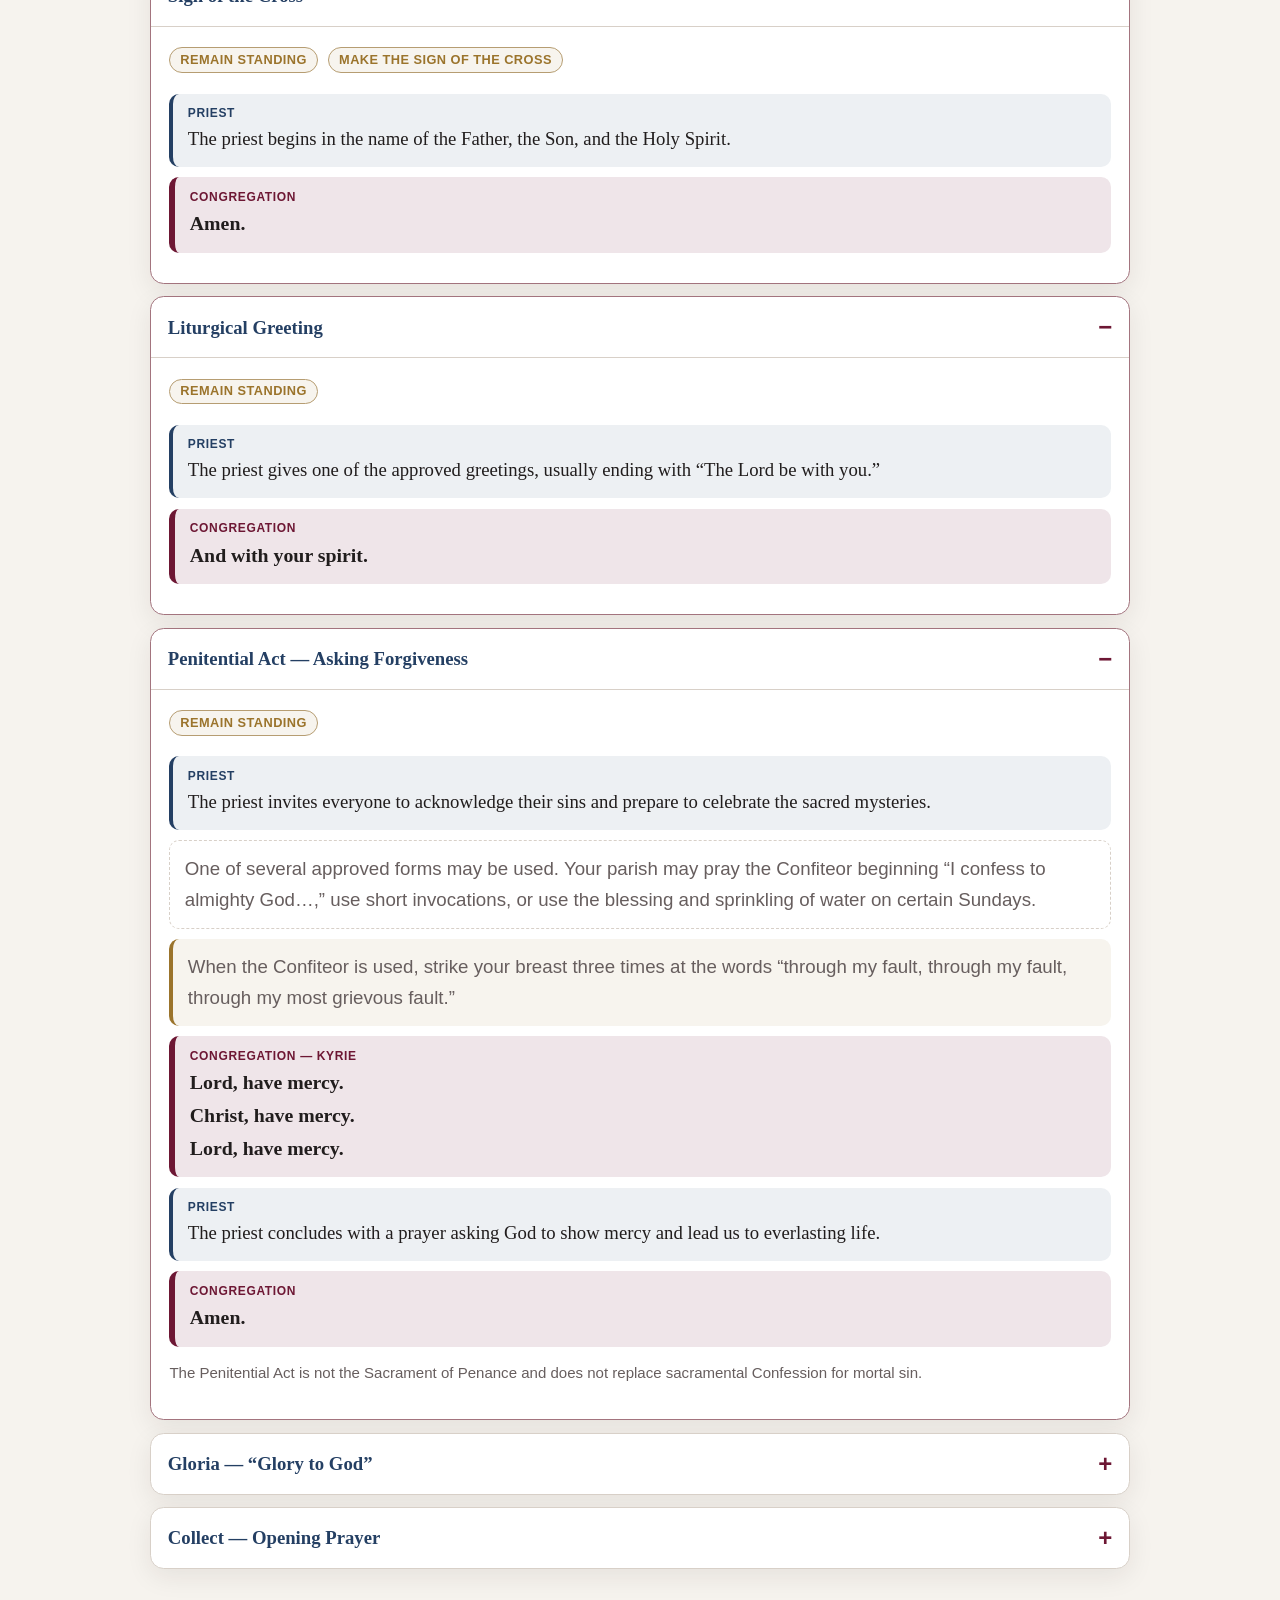
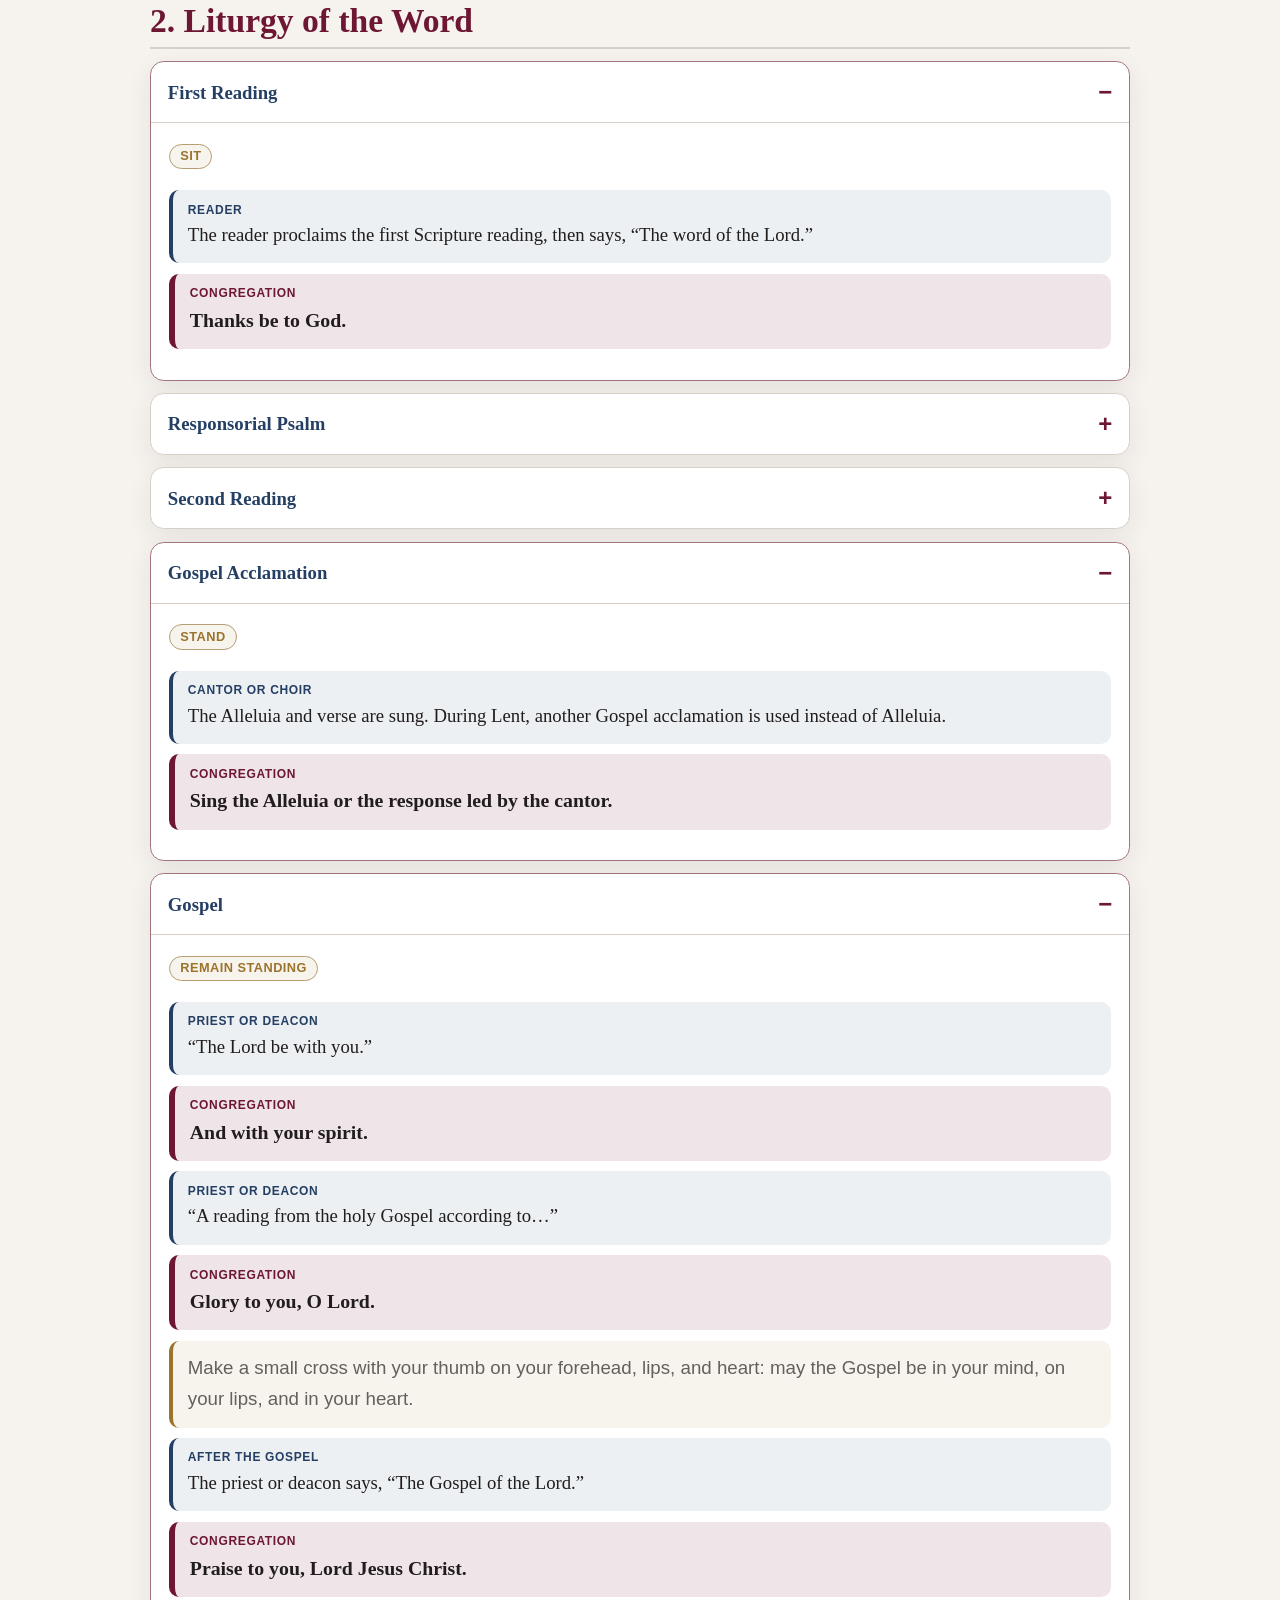
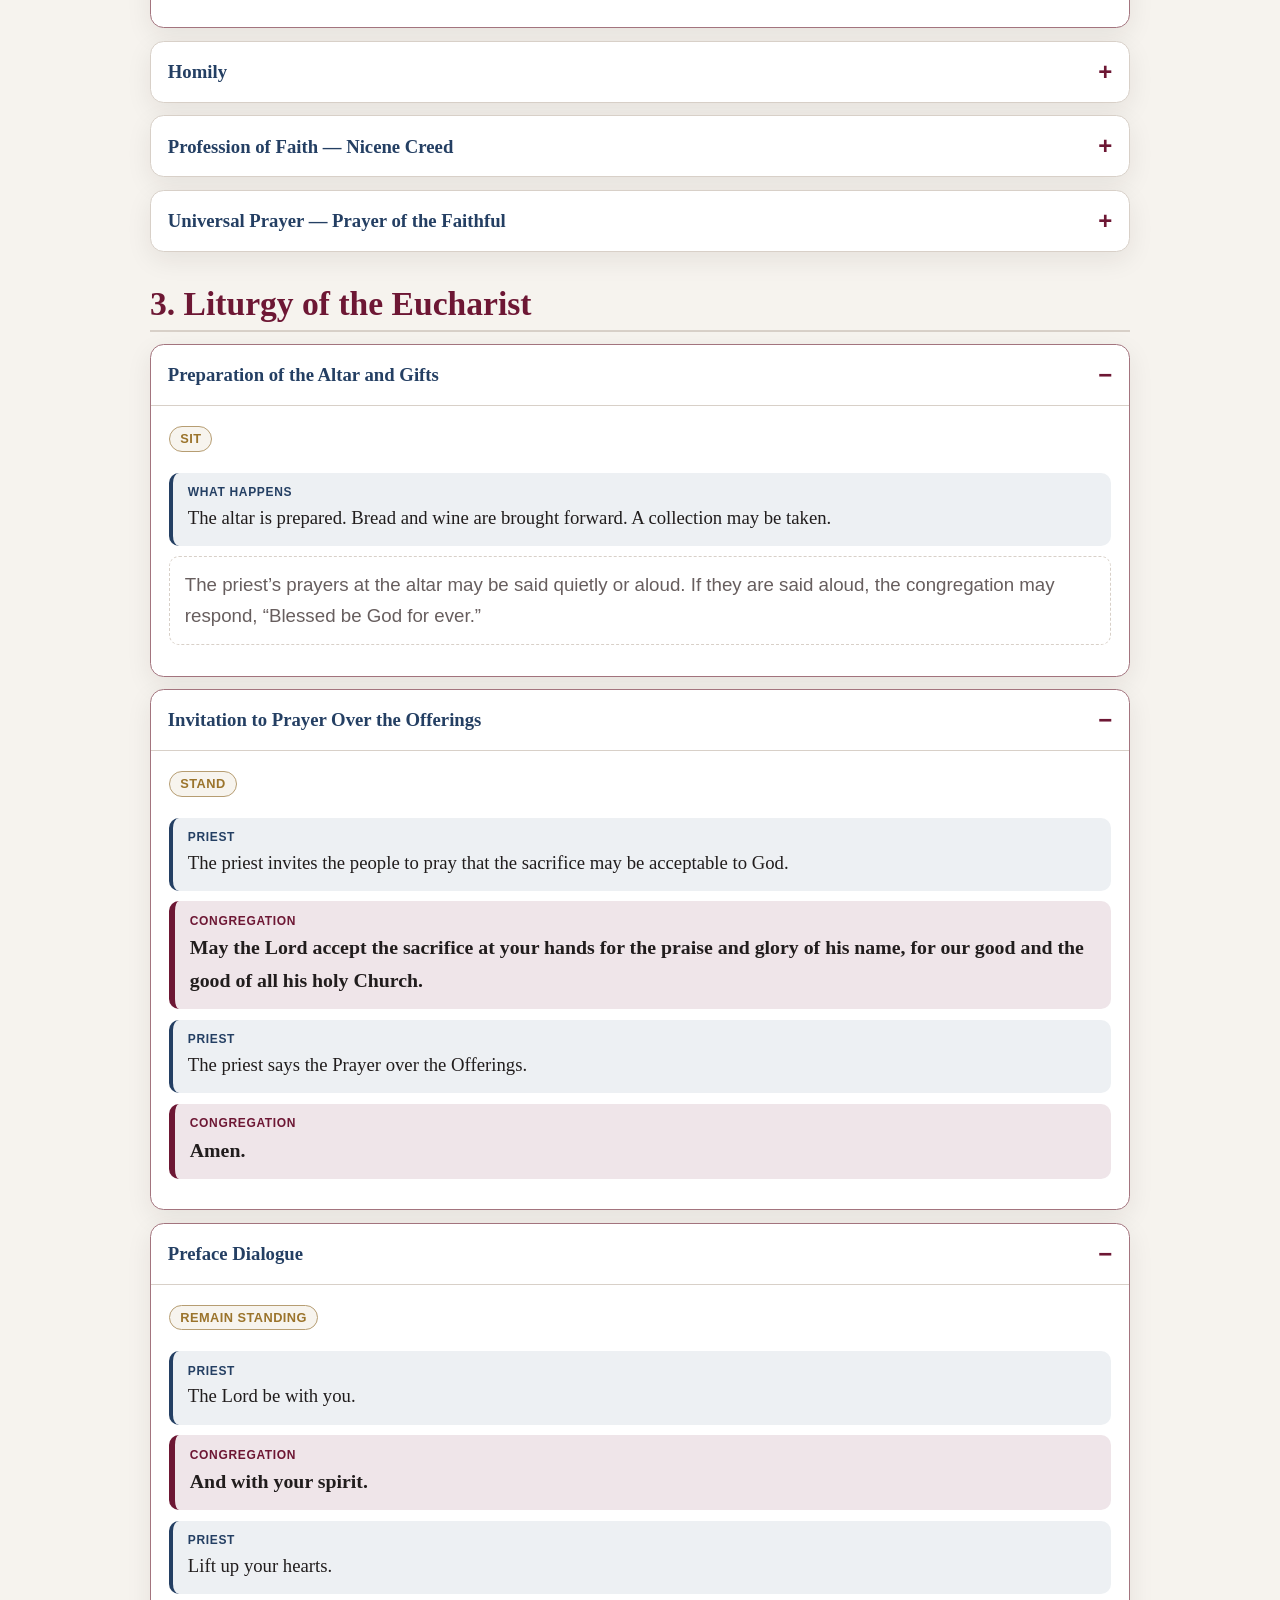
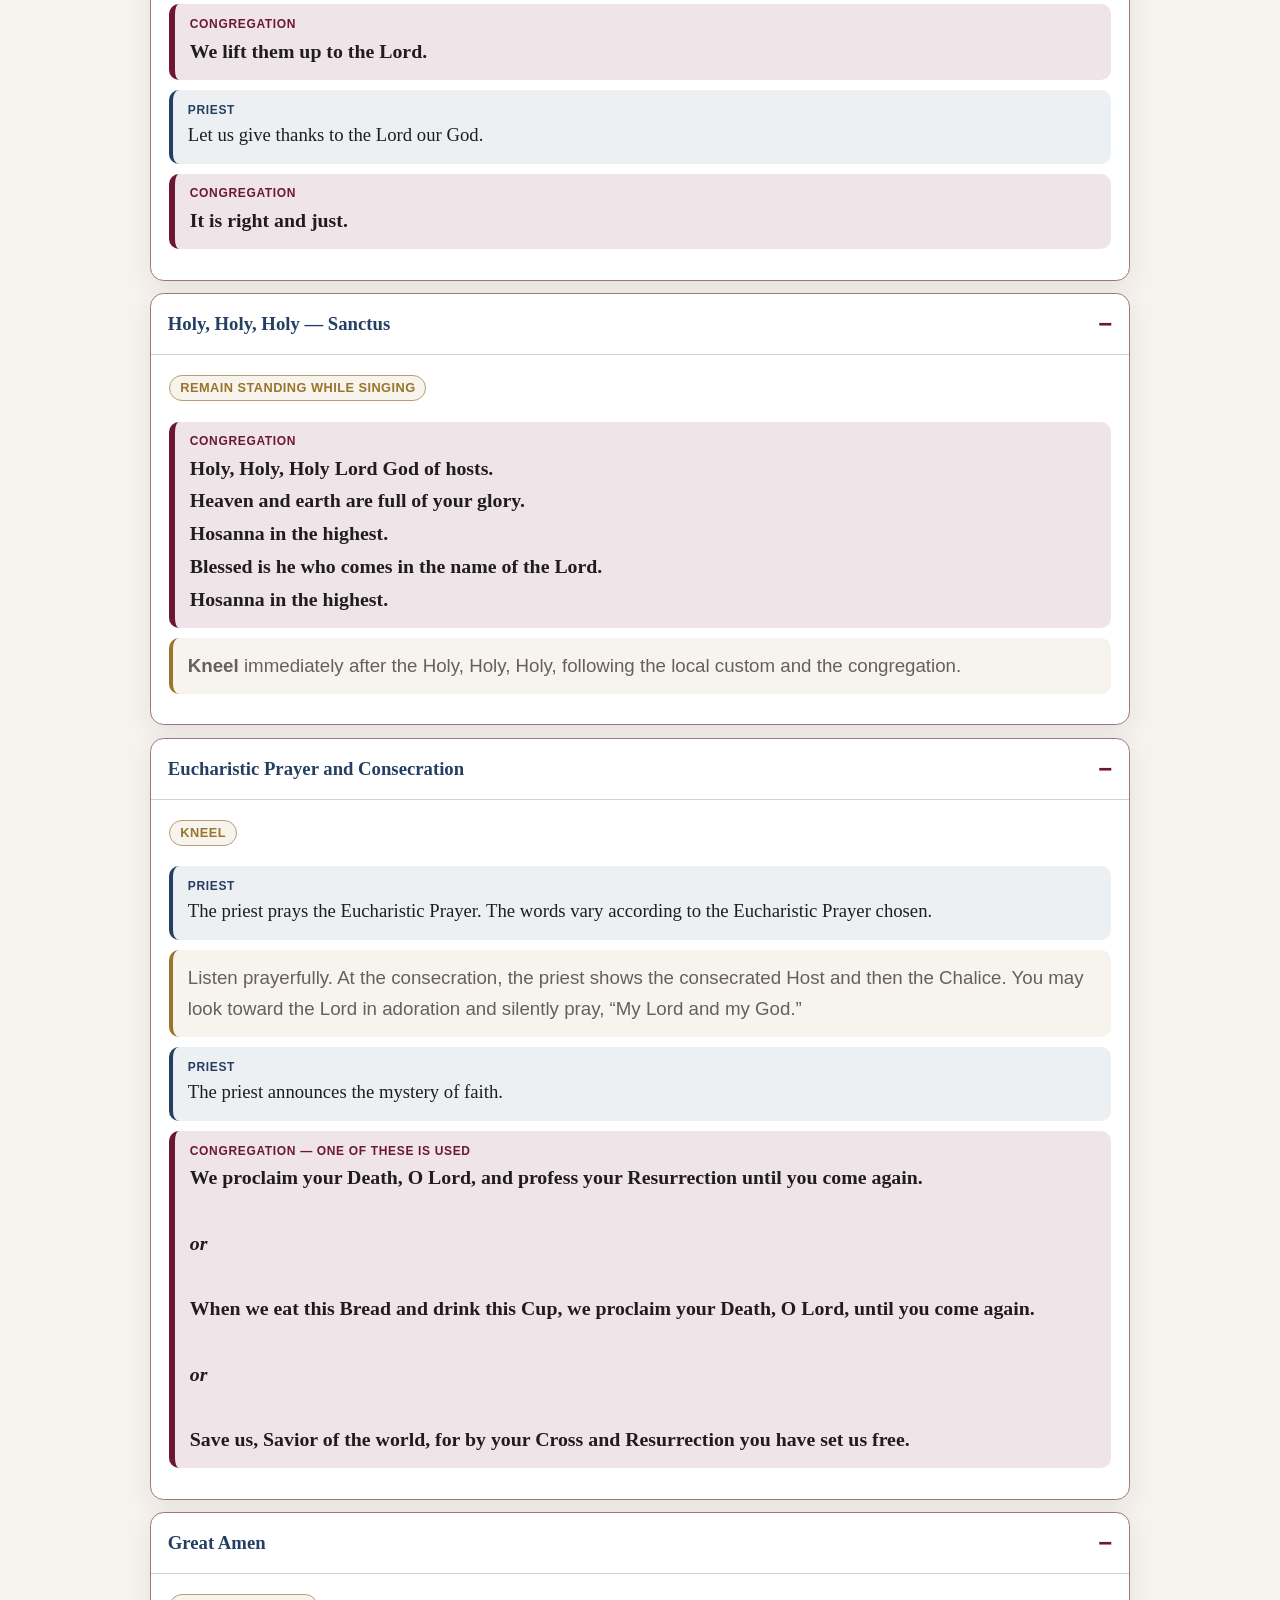
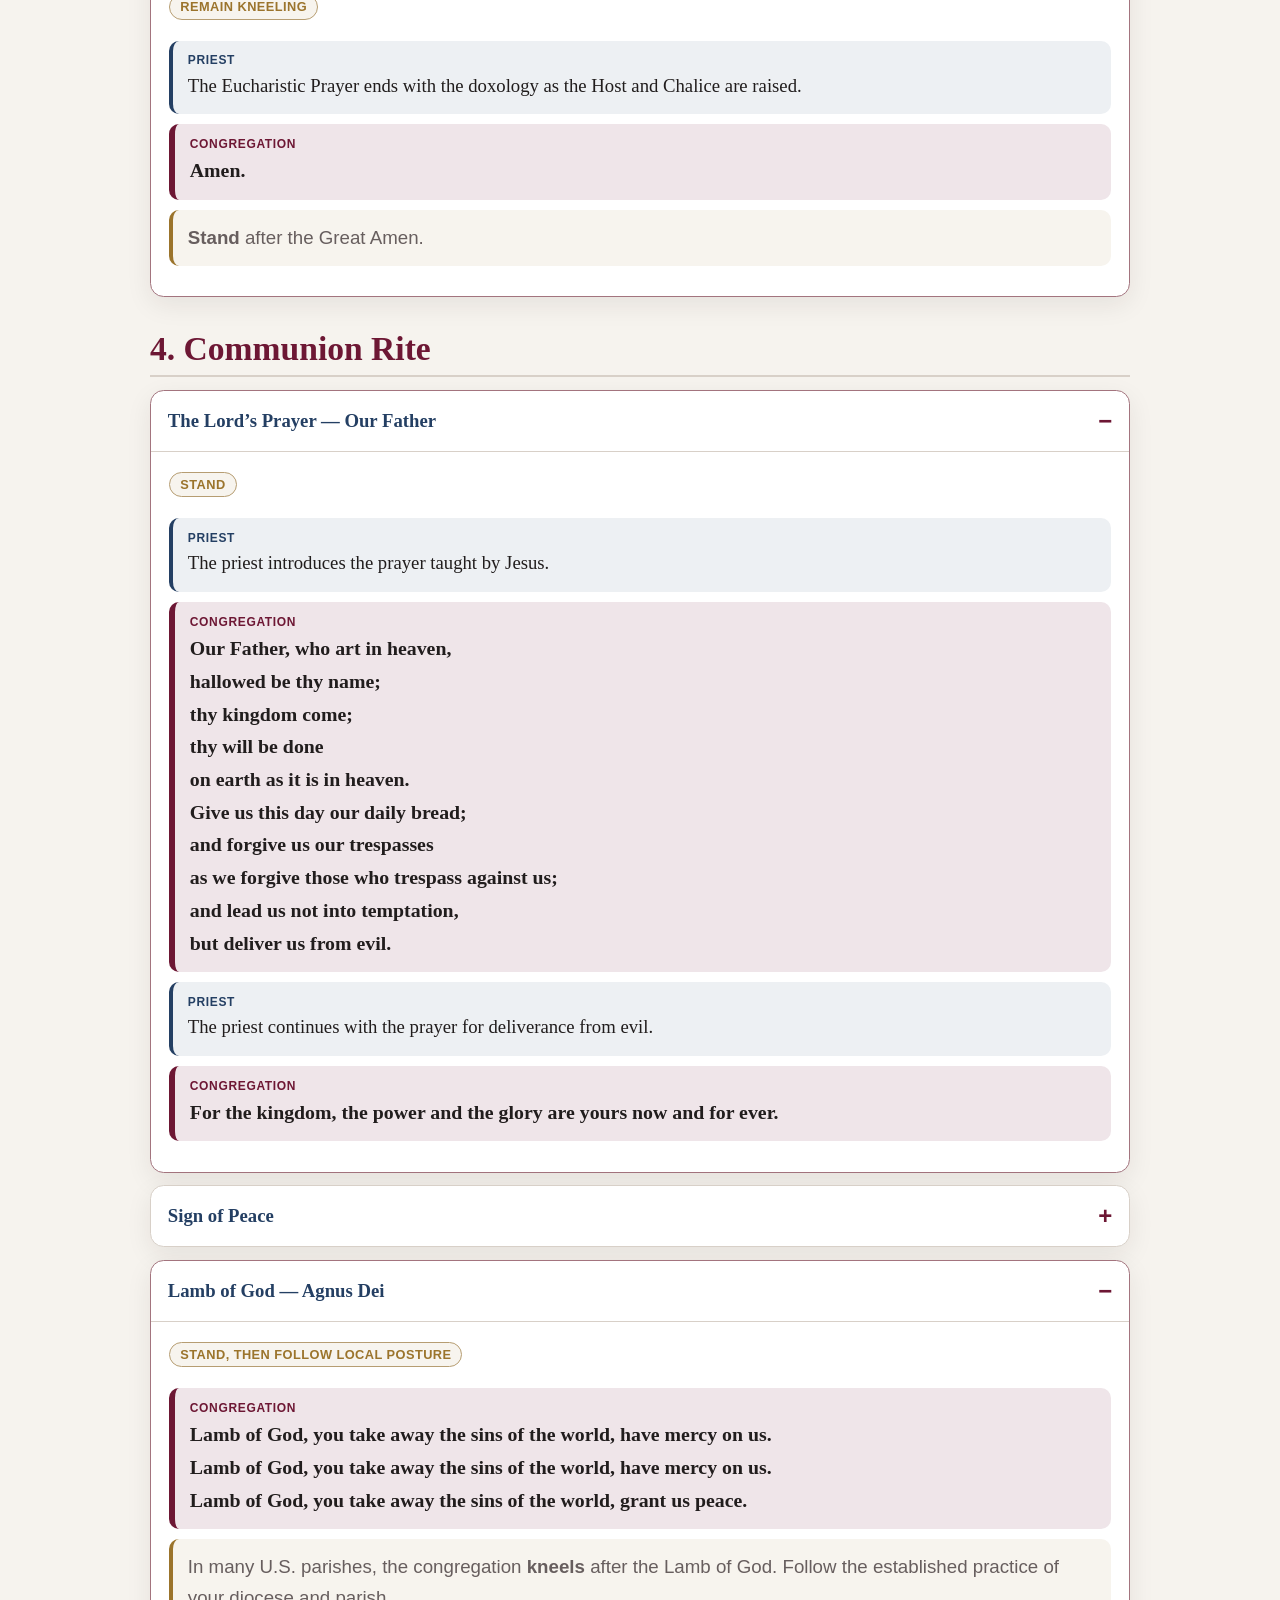
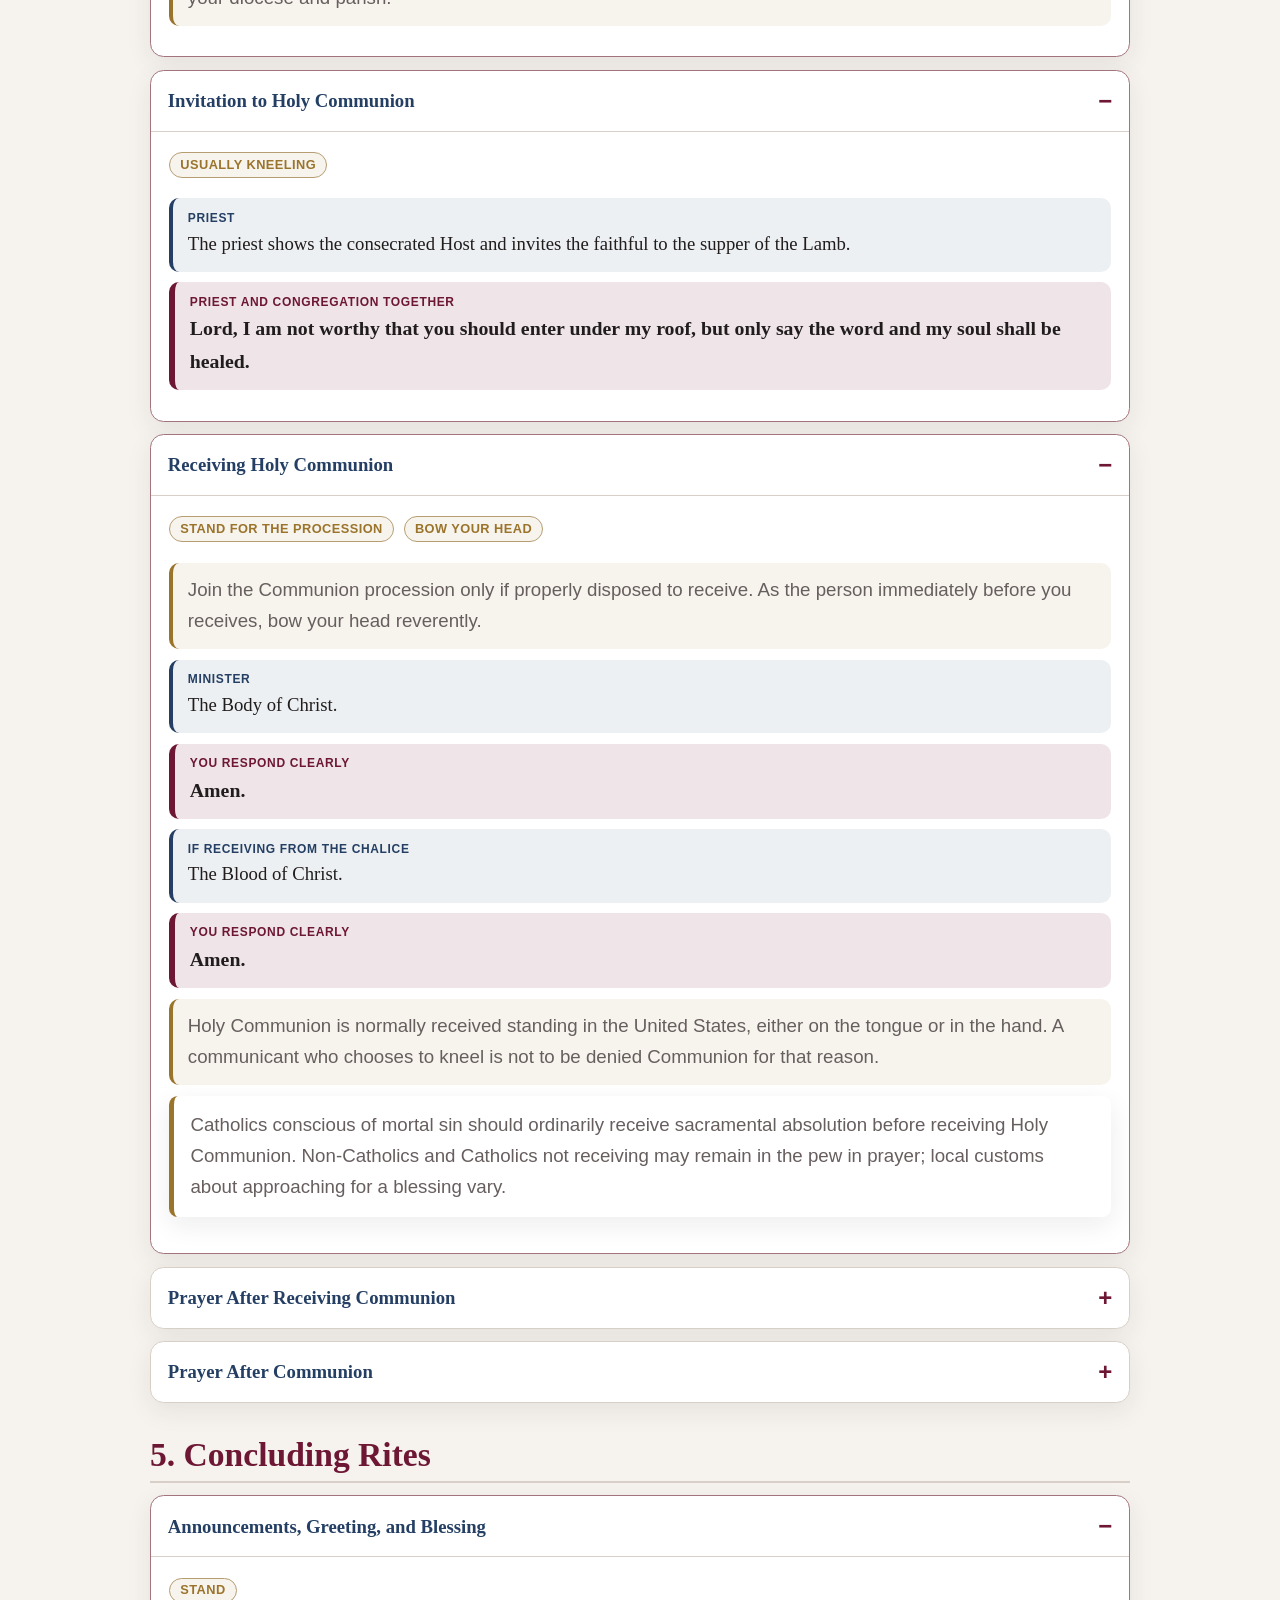
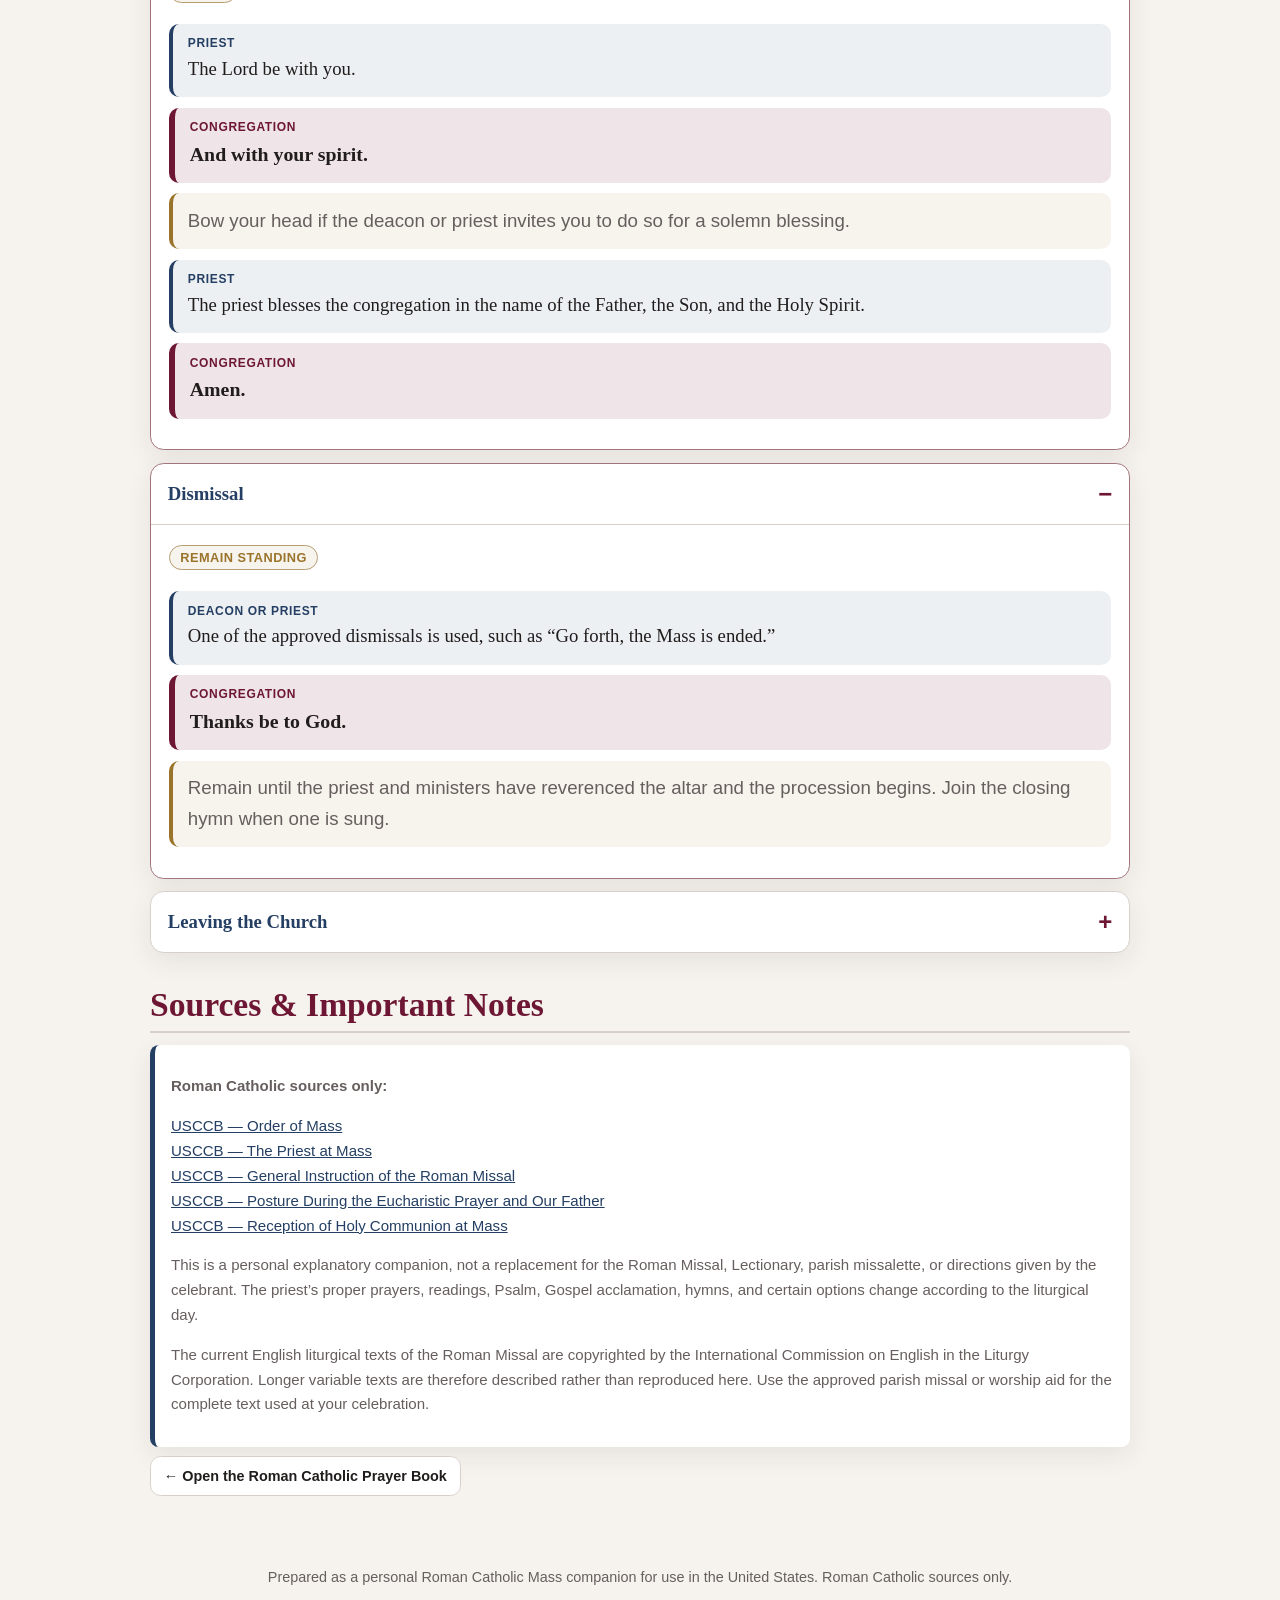
<file: roman-catholic-mass/mass.html>
<!DOCTYPE html>
<html lang="en">
<head>
  <meta charset="utf-8" />
  <meta name="viewport" content="width=device-width, initial-scale=1, viewport-fit=cover" />
  <meta name="theme-color" content="#6d1734" />
  <title>Follow the Roman Catholic Mass</title>
  <style>
    :root {
      --bg: #f6f3ee;
      --card: #ffffff;
      --ink: #211d1d;
      --muted: #675e5e;
      --accent: #6d1734;
      --accent2: #243f63;
      --border: #d8d0c8;
      --gold: #9b742c;
      --shadow: 0 8px 26px rgba(36, 24, 24, .08);
      --text-size: 1.17rem;
    }
    * { box-sizing: border-box; }
    html { scroll-behavior: smooth; }
    body {
      margin: 0;
      color: var(--ink);
      background: var(--bg);
      font-family: Georgia, "Times New Roman", serif;
      line-height: 1.65;
    }
    body.dark {
      --bg: #11151b;
      --card: #1b222b;
      --ink: #f5f1e8;
      --muted: #c7c1b8;
      --accent: #e0a9bd;
      --accent2: #b5ccec;
      --border: #3b4652;
      --gold: #e0bd72;
      --shadow: 0 8px 26px rgba(0, 0, 0, .28);
    }
    header {
      background: linear-gradient(135deg, #561127, #243f63);
      color: white;
      text-align: center;
      padding: 2rem 1rem 1.55rem;
    }
    header h1 {
      margin: 0;
      font-size: clamp(2rem, 7vw, 3.35rem);
      line-height: 1.08;
    }
    header p {
      margin: .65rem auto 0;
      max-width: 48rem;
      font-family: Arial, sans-serif;
      opacity: .94;
    }
    .cross { font-size: 2rem; margin-bottom: .3rem; }
    .toolbar {
      position: sticky;
      top: 0;
      z-index: 20;
      display: grid;
      grid-template-columns: minmax(0, 1fr) auto;
      gap: .65rem;
      padding: .7rem;
      background: color-mix(in srgb, var(--bg) 92%, transparent);
      backdrop-filter: blur(10px);
      border-bottom: 1px solid var(--border);
      font-family: Arial, sans-serif;
    }
    .toolbar input {
      width: 100%;
      padding: .8rem .9rem;
      border: 1px solid var(--border);
      border-radius: .7rem;
      background: var(--card);
      color: var(--ink);
      font-size: 1rem;
    }
    .buttons {
      display: flex;
      flex-wrap: wrap;
      gap: .4rem;
      justify-content: flex-end;
    }
    button, .jump, .back-link {
      border: 1px solid var(--border);
      background: var(--card);
      color: var(--ink);
      border-radius: .65rem;
      padding: .68rem .8rem;
      font: 700 .9rem Arial, sans-serif;
      cursor: pointer;
      text-decoration: none;
    }
    button:focus-visible, a:focus-visible, summary:focus-visible, input:focus-visible {
      outline: 3px solid #8cb9ef;
      outline-offset: 2px;
    }
    main {
      width: min(980px, calc(100% - 1.1rem));
      margin: 1rem auto 4rem;
    }
    .quicknav {
      display: flex;
      gap: .45rem;
      overflow-x: auto;
      padding: .25rem 0 .8rem;
      scrollbar-width: thin;
      font-family: Arial, sans-serif;
    }
    .quicknav .jump {
      white-space: nowrap;
      color: var(--accent2);
    }
    .notice, .important {
      background: var(--card);
      border-left: .35rem solid var(--accent2);
      border-radius: .55rem;
      box-shadow: var(--shadow);
      padding: .9rem 1rem;
      margin-bottom: 1rem;
      font-family: Arial, sans-serif;
      color: var(--muted);
    }
    .important { border-left-color: var(--gold); }
    .legend {
      display: grid;
      grid-template-columns: repeat(3, minmax(0, 1fr));
      gap: .55rem;
      margin: 1rem 0 1.35rem;
      font-family: Arial, sans-serif;
    }
    .legend div {
      background: var(--card);
      border: 1px solid var(--border);
      border-radius: .75rem;
      padding: .7rem;
      box-shadow: var(--shadow);
      text-align: center;
    }
    .legend strong {
      display: block;
      color: var(--accent);
      font-size: .88rem;
      letter-spacing: .04em;
    }
    h2 {
      color: var(--accent);
      font-size: clamp(1.55rem, 4vw, 2.1rem);
      line-height: 1.2;
      margin: 2rem 0 .75rem;
      border-bottom: 2px solid var(--border);
      padding-bottom: .35rem;
    }
    details.mass-part {
      background: var(--card);
      border: 1px solid var(--border);
      border-radius: .85rem;
      box-shadow: var(--shadow);
      margin: .78rem 0;
      overflow: clip;
    }
    details.mass-part[open] {
      border-color: color-mix(in srgb, var(--accent) 50%, var(--border));
    }
    summary {
      list-style: none;
      padding: 1rem 1.05rem;
      cursor: pointer;
      font-size: 1.17rem;
      font-weight: 700;
      line-height: 1.25;
      color: var(--accent2);
      display: flex;
      align-items: center;
      justify-content: space-between;
      gap: 1rem;
    }
    summary::-webkit-details-marker { display: none; }
    summary::after {
      content: "+";
      font: 700 1.5rem Arial, sans-serif;
      color: var(--accent);
    }
    details[open] summary::after { content: "−"; }
    .part-body {
      border-top: 1px solid var(--border);
      padding: 1rem 1.15rem 1.25rem;
      font-size: var(--text-size);
    }
    .posture {
      display: inline-flex;
      align-items: center;
      gap: .35rem;
      border: 1px solid color-mix(in srgb, var(--gold) 55%, var(--border));
      border-radius: 999px;
      padding: .24rem .62rem;
      margin: 0 .35rem .65rem 0;
      color: var(--gold);
      background: color-mix(in srgb, var(--card) 92%, var(--gold));
      font: 800 .8rem/1.25 Arial, sans-serif;
      letter-spacing: .035em;
      text-transform: uppercase;
    }
    .cue, .people, .action, .variable {
      border-radius: .62rem;
      padding: .78rem .9rem;
      margin: .65rem 0;
    }
    .cue {
      background: color-mix(in srgb, var(--card) 92%, var(--accent2));
      border-left: .3rem solid var(--accent2);
    }
    .people {
      background: color-mix(in srgb, var(--card) 89%, var(--accent));
      border-left: .38rem solid var(--accent);
      font-weight: 800;
      font-size: 1.06em;
    }
    .action {
      background: color-mix(in srgb, var(--card) 92%, var(--gold));
      border-left: .3rem solid var(--gold);
      font-family: Arial, sans-serif;
      color: var(--muted);
    }
    .variable {
      border: 1px dashed var(--border);
      color: var(--muted);
      font-family: Arial, sans-serif;
    }
    .label {
      display: block;
      margin-bottom: .2rem;
      color: var(--muted);
      font: 800 .75rem/1.2 Arial, sans-serif;
      letter-spacing: .055em;
      text-transform: uppercase;
    }
    .people .label { color: var(--accent); }
    .cue .label { color: var(--accent2); }
    .prayer-lines span { display: block; }
    .small {
      color: var(--muted);
      font: .94rem/1.5 Arial, sans-serif;
    }
    .hidden { display: none !important; }
    .source-list {
      font-family: Arial, sans-serif;
      font-size: .94rem;
    }
    .source-list a {
      color: var(--accent2);
      overflow-wrap: anywhere;
    }
    footer {
      text-align: center;
      color: var(--muted);
      font: .9rem Arial, sans-serif;
      padding: 1rem;
    }
    @media (max-width: 680px) {
      .toolbar { grid-template-columns: 1fr; }
      .buttons { justify-content: flex-start; }
      .legend { grid-template-columns: repeat(2, minmax(0, 1fr)); }
      summary { font-size: 1.12rem; }
      .part-body { padding: .95rem 1rem 1.15rem; }
    }
    @media print {
      .toolbar, .quicknav, footer, .back-link { display: none; }
      body { background: white; color: black; }
      header { background: white; color: black; border-bottom: 2px solid black; }
      details.mass-part { display: block; box-shadow: none; break-inside: avoid; }
      details.mass-part > summary::after { display: none; }
      details.mass-part > .part-body { display: block !important; }
      main { width: 100%; }
    }
  </style>
</head>
<body>
<header>
  <div class="cross" aria-hidden="true">✠</div>
  <h1>Follow the Roman Catholic Mass</h1>
  <p>A simple, step-by-step guide to what is happening, what the priest says, what the congregation says, and when to stand, sit, kneel, bow, or make the Sign of the Cross.</p>
</header>

<div class="toolbar" aria-label="Reading controls">
  <input id="search" type="search" placeholder="Search the Mass…" aria-label="Search the Mass" />
  <div class="buttons">
    <button id="smaller" type="button">A−</button>
    <button id="larger" type="button">A+</button>
    <button id="openAll" type="button">Open all</button>
    <button id="closeAll" type="button">Close all</button>
    <button id="theme" type="button">Dark mode</button>
  </div>
</div>

<main>
  <nav class="quicknav" aria-label="Mass sections">
    <a class="jump" href="#before">Before Mass</a>
    <a class="jump" href="#intro">Introductory Rites</a>
    <a class="jump" href="#word">Liturgy of the Word</a>
    <a class="jump" href="#eucharist">Liturgy of the Eucharist</a>
    <a class="jump" href="#communion">Communion</a>
    <a class="jump" href="#ending">Concluding Rites</a>
    <a class="jump" href="#sources">Sources & Notes</a>
  </nav>

  <div class="notice">
    <strong>Your words are shown in dark, bold response boxes.</strong> The priest’s changing prayers, the Bible readings, the Psalm response, and some sung settings vary by day. Listen for the cue and follow your parish missal or hymn book when the wording changes.
  </div>

  <div class="important">
    Postures below follow the normal practice in Roman Catholic churches in the United States. Local diocesan or parish practice may vary slightly. Follow the priest, deacon, altar servers, and congregation around you. Anyone who cannot stand or kneel because of age, pain, disability, pregnancy, illness, or lack of space may remain in a safe posture.
  </div>

  <div class="legend" aria-label="Posture key">
    <div><strong>STAND</strong>Respect, prayer, Gospel</div>
    <div><strong>SIT</strong>Listen and reflect</div>
    <div><strong>KNEEL</strong>Adoration and reverence</div>
    <div><strong>BOW</strong>Reverence</div>
    <div><strong>SIGN</strong>Sign of the Cross</div>
    <div><strong>RESPOND</strong>Your words are bold</div>
  </div>

  <section id="before">
    <h2>Before Mass Begins</h2>
    <details class="mass-part" open data-title="before Mass genuflect tabernacle silence prayer">
      <summary>Entering the Church and Preparing</summary>
      <div class="part-body">
        <span class="posture">Genuflect or bow</span>
        <span class="posture">Sit or kneel</span>
        <div class="action">
          If the tabernacle containing the Blessed Sacrament is visible, genuflect toward it before entering your pew. If you are physically unable to genuflect, make a reverent bow.
        </div>
        <div class="action">
          Enter quietly. You may kneel or sit for private prayer. Silence your phone and prepare your heart for Mass.
        </div>
      </div>
    </details>
  </section>

  <section id="intro">
    <h2>1. Introductory Rites</h2>

    <details class="mass-part" open data-title="entrance procession opening hymn stand">
      <summary>Entrance Procession</summary>
      <div class="part-body">
        <span class="posture">Stand</span>
        <div class="cue"><span class="label">What happens</span>The entrance hymn begins and the priest, deacon, and ministers process toward the altar.</div>
        <div class="action">Stand when the people around you stand, normally as the entrance procession begins.</div>
      </div>
    </details>

    <details class="mass-part" open data-title="sign of the cross beginning Amen">
      <summary>Sign of the Cross</summary>
      <div class="part-body">
        <span class="posture">Remain standing</span>
        <span class="posture">Make the Sign of the Cross</span>
        <div class="cue"><span class="label">Priest</span>The priest begins in the name of the Father, the Son, and the Holy Spirit.</div>
        <div class="people"><span class="label">Congregation</span>Amen.</div>
      </div>
    </details>

    <details class="mass-part" open data-title="greeting and with your spirit">
      <summary>Liturgical Greeting</summary>
      <div class="part-body">
        <span class="posture">Remain standing</span>
        <div class="cue"><span class="label">Priest</span>The priest gives one of the approved greetings, usually ending with “The Lord be with you.”</div>
        <div class="people"><span class="label">Congregation</span>And with your spirit.</div>
      </div>
    </details>

    <details class="mass-part" open data-title="penitential act forgiveness sins confession Kyrie Lord mercy breast">
      <summary>Penitential Act — Asking Forgiveness</summary>
      <div class="part-body">
        <span class="posture">Remain standing</span>
        <div class="cue"><span class="label">Priest</span>The priest invites everyone to acknowledge their sins and prepare to celebrate the sacred mysteries.</div>
        <div class="variable">
          One of several approved forms may be used. Your parish may pray the Confiteor beginning “I confess to almighty God…,” use short invocations, or use the blessing and sprinkling of water on certain Sundays.
        </div>
        <div class="action">
          When the Confiteor is used, strike your breast three times at the words “through my fault, through my fault, through my most grievous fault.”
        </div>
        <div class="people"><span class="label">Congregation — Kyrie</span>
          Lord, have mercy.<br>
          Christ, have mercy.<br>
          Lord, have mercy.
        </div>
        <div class="cue"><span class="label">Priest</span>The priest concludes with a prayer asking God to show mercy and lead us to everlasting life.</div>
        <div class="people"><span class="label">Congregation</span>Amen.</div>
        <p class="small">The Penitential Act is not the Sacrament of Penance and does not replace sacramental Confession for mortal sin.</p>
      </div>
    </details>

    <details class="mass-part" data-title="Gloria Glory to God sung Sundays Advent Lent">
      <summary>Gloria — “Glory to God”</summary>
      <div class="part-body">
        <span class="posture">Remain standing</span>
        <div class="cue"><span class="label">Priest, cantor, or choir</span>The Gloria begins.</div>
        <div class="action">
          Sing or recite the Gloria with the congregation, using the words or musical setting in the parish missal or hymn book.
        </div>
        <p class="small">The Gloria is normally used on Sundays outside Advent and Lent, and on solemnities and feasts.</p>
      </div>
    </details>

    <details class="mass-part" data-title="collect opening prayer Amen sit">
      <summary>Collect — Opening Prayer</summary>
      <div class="part-body">
        <span class="posture">Remain standing</span>
        <div class="cue"><span class="label">Priest</span>“Let us pray.” After a brief silence, the priest says the prayer appointed for that day.</div>
        <div class="people"><span class="label">Congregation</span>Amen.</div>
        <div class="action"><strong>Sit</strong> after the prayer is finished.</div>
      </div>
    </details>
  </section>

  <section id="word">
    <h2>2. Liturgy of the Word</h2>

    <details class="mass-part" open data-title="first reading thanks be to God sit">
      <summary>First Reading</summary>
      <div class="part-body">
        <span class="posture">Sit</span>
        <div class="cue"><span class="label">Reader</span>The reader proclaims the first Scripture reading, then says, “The word of the Lord.”</div>
        <div class="people"><span class="label">Congregation</span>Thanks be to God.</div>
      </div>
    </details>

    <details class="mass-part" data-title="responsorial psalm response cantor">
      <summary>Responsorial Psalm</summary>
      <div class="part-body">
        <span class="posture">Remain seated</span>
        <div class="cue"><span class="label">Cantor or reader</span>The cantor or reader announces and leads the Psalm response.</div>
        <div class="people"><span class="label">Congregation</span>Repeat the Psalm response announced for that day.</div>
      </div>
    </details>

    <details class="mass-part" data-title="second reading thanks be to God Sundays solemnities">
      <summary>Second Reading</summary>
      <div class="part-body">
        <span class="posture">Remain seated</span>
        <div class="cue"><span class="label">Reader</span>On Sundays and solemnities, a second Scripture reading is normally proclaimed, ending with “The word of the Lord.”</div>
        <div class="people"><span class="label">Congregation</span>Thanks be to God.</div>
      </div>
    </details>

    <details class="mass-part" open data-title="Alleluia Gospel acclamation stand Lent">
      <summary>Gospel Acclamation</summary>
      <div class="part-body">
        <span class="posture">Stand</span>
        <div class="cue"><span class="label">Cantor or choir</span>The Alleluia and verse are sung. During Lent, another Gospel acclamation is used instead of Alleluia.</div>
        <div class="people"><span class="label">Congregation</span>Sing the Alleluia or the response led by the cantor.</div>
      </div>
    </details>

    <details class="mass-part" open data-title="Gospel and with your spirit glory to you O Lord sign forehead lips heart">
      <summary>Gospel</summary>
      <div class="part-body">
        <span class="posture">Remain standing</span>
        <div class="cue"><span class="label">Priest or deacon</span>“The Lord be with you.”</div>
        <div class="people"><span class="label">Congregation</span>And with your spirit.</div>
        <div class="cue"><span class="label">Priest or deacon</span>“A reading from the holy Gospel according to…”</div>
        <div class="people"><span class="label">Congregation</span>Glory to you, O Lord.</div>
        <div class="action">
          Make a small cross with your thumb on your forehead, lips, and heart: may the Gospel be in your mind, on your lips, and in your heart.
        </div>
        <div class="cue"><span class="label">After the Gospel</span>The priest or deacon says, “The Gospel of the Lord.”</div>
        <div class="people"><span class="label">Congregation</span>Praise to you, Lord Jesus Christ.</div>
      </div>
    </details>

    <details class="mass-part" data-title="homily sermon sit">
      <summary>Homily</summary>
      <div class="part-body">
        <span class="posture">Sit</span>
        <div class="cue"><span class="label">Priest or deacon</span>The homily explains the Scriptures and applies them to Christian faith and life.</div>
      </div>
    </details>

    <details class="mass-part" data-title="Nicene Creed profession faith stand bow incarnation">
      <summary>Profession of Faith — Nicene Creed</summary>
      <div class="part-body">
        <span class="posture">Stand</span>
        <div class="action">Bow deeply during the words about the Son of God becoming incarnate of the Virgin Mary and becoming man.</div>
        <div class="people prayer-lines"><span class="label">Congregation</span>
          <span>I believe in one God,</span>
          <span>the Father almighty,</span>
          <span>maker of heaven and earth,</span>
          <span>of all things visible and invisible.</span><br>
          <span>I believe in one Lord Jesus Christ,</span>
          <span>the Only Begotten Son of God,</span>
          <span>born of the Father before all ages.</span>
          <span>God from God, Light from Light,</span>
          <span>true God from true God,</span>
          <span>begotten, not made, consubstantial with the Father;</span>
          <span>through him all things were made.</span>
          <span>For us men and for our salvation</span>
          <span>he came down from heaven,</span>
          <span>and by the Holy Spirit was incarnate of the Virgin Mary,</span>
          <span>and became man.</span><br>
          <span>For our sake he was crucified under Pontius Pilate,</span>
          <span>he suffered death and was buried,</span>
          <span>and rose again on the third day</span>
          <span>in accordance with the Scriptures.</span>
          <span>He ascended into heaven</span>
          <span>and is seated at the right hand of the Father.</span>
          <span>He will come again in glory</span>
          <span>to judge the living and the dead</span>
          <span>and his kingdom will have no end.</span><br>
          <span>I believe in the Holy Spirit,</span>
          <span>the Lord, the giver of life,</span>
          <span>who proceeds from the Father and the Son,</span>
          <span>who with the Father and the Son is adored and glorified,</span>
          <span>who has spoken through the prophets.</span><br>
          <span>I believe in one, holy, catholic and apostolic Church.</span>
          <span>I confess one Baptism for the forgiveness of sins</span>
          <span>and I look forward to the resurrection of the dead</span>
          <span>and the life of the world to come. Amen.</span>
        </div>
        <p class="small">The Apostles’ Creed may be used on some occasions instead.</p>
      </div>
    </details>

    <details class="mass-part" data-title="prayer faithful universal intercessions Lord hear our prayer">
      <summary>Universal Prayer — Prayer of the Faithful</summary>
      <div class="part-body">
        <span class="posture">Remain standing</span>
        <div class="cue"><span class="label">Reader or deacon</span>Intentions are offered for the Church, the world, those in need, and the local community.</div>
        <div class="people"><span class="label">Congregation</span>Use the response announced by the reader, commonly: Lord, hear our prayer.</div>
        <div class="action"><strong>Sit</strong> after the priest’s concluding prayer.</div>
      </div>
    </details>
  </section>

  <section id="eucharist">
    <h2>3. Liturgy of the Eucharist</h2>

    <details class="mass-part" open data-title="offertory presentation gifts collection sit">
      <summary>Preparation of the Altar and Gifts</summary>
      <div class="part-body">
        <span class="posture">Sit</span>
        <div class="cue"><span class="label">What happens</span>The altar is prepared. Bread and wine are brought forward. A collection may be taken.</div>
        <div class="variable">The priest’s prayers at the altar may be said quietly or aloud. If they are said aloud, the congregation may respond, “Blessed be God for ever.”</div>
      </div>
    </details>

    <details class="mass-part" open data-title="pray brothers sisters sacrifice stand may Lord accept">
      <summary>Invitation to Prayer Over the Offerings</summary>
      <div class="part-body">
        <span class="posture">Stand</span>
        <div class="cue"><span class="label">Priest</span>The priest invites the people to pray that the sacrifice may be acceptable to God.</div>
        <div class="people"><span class="label">Congregation</span>
          May the Lord accept the sacrifice at your hands for the praise and glory of his name, for our good and the good of all his holy Church.
        </div>
        <div class="cue"><span class="label">Priest</span>The priest says the Prayer over the Offerings.</div>
        <div class="people"><span class="label">Congregation</span>Amen.</div>
      </div>
    </details>

    <details class="mass-part" open data-title="preface dialogue lift hearts right just">
      <summary>Preface Dialogue</summary>
      <div class="part-body">
        <span class="posture">Remain standing</span>
        <div class="cue"><span class="label">Priest</span>The Lord be with you.</div>
        <div class="people"><span class="label">Congregation</span>And with your spirit.</div>
        <div class="cue"><span class="label">Priest</span>Lift up your hearts.</div>
        <div class="people"><span class="label">Congregation</span>We lift them up to the Lord.</div>
        <div class="cue"><span class="label">Priest</span>Let us give thanks to the Lord our God.</div>
        <div class="people"><span class="label">Congregation</span>It is right and just.</div>
      </div>
    </details>

    <details class="mass-part" open data-title="Holy Sanctus kneel Hosanna">
      <summary>Holy, Holy, Holy — Sanctus</summary>
      <div class="part-body">
        <span class="posture">Remain standing while singing</span>
        <div class="people"><span class="label">Congregation</span>
          Holy, Holy, Holy Lord God of hosts.<br>
          Heaven and earth are full of your glory.<br>
          Hosanna in the highest.<br>
          Blessed is he who comes in the name of the Lord.<br>
          Hosanna in the highest.
        </div>
        <div class="action"><strong>Kneel</strong> immediately after the Holy, Holy, Holy, following the local custom and the congregation.</div>
      </div>
    </details>

    <details class="mass-part" open data-title="Eucharistic prayer consecration kneel bells host chalice bow">
      <summary>Eucharistic Prayer and Consecration</summary>
      <div class="part-body">
        <span class="posture">Kneel</span>
        <div class="cue"><span class="label">Priest</span>The priest prays the Eucharistic Prayer. The words vary according to the Eucharistic Prayer chosen.</div>
        <div class="action">
          Listen prayerfully. At the consecration, the priest shows the consecrated Host and then the Chalice. You may look toward the Lord in adoration and silently pray, “My Lord and my God.”
        </div>
        <div class="cue"><span class="label">Priest</span>The priest announces the mystery of faith.</div>
        <div class="people"><span class="label">Congregation — one of these is used</span>
          We proclaim your Death, O Lord, and profess your Resurrection until you come again.<br><br>
          <em>or</em><br><br>
          When we eat this Bread and drink this Cup, we proclaim your Death, O Lord, until you come again.<br><br>
          <em>or</em><br><br>
          Save us, Savior of the world, for by your Cross and Resurrection you have set us free.
        </div>
      </div>
    </details>

    <details class="mass-part" open data-title="Great Amen end Eucharistic prayer stand">
      <summary>Great Amen</summary>
      <div class="part-body">
        <span class="posture">Remain kneeling</span>
        <div class="cue"><span class="label">Priest</span>The Eucharistic Prayer ends with the doxology as the Host and Chalice are raised.</div>
        <div class="people"><span class="label">Congregation</span>Amen.</div>
        <div class="action"><strong>Stand</strong> after the Great Amen.</div>
      </div>
    </details>
  </section>

  <section id="communion">
    <h2>4. Communion Rite</h2>

    <details class="mass-part" open data-title="Our Father Lord prayer stand">
      <summary>The Lord’s Prayer — Our Father</summary>
      <div class="part-body">
        <span class="posture">Stand</span>
        <div class="cue"><span class="label">Priest</span>The priest introduces the prayer taught by Jesus.</div>
        <div class="people prayer-lines"><span class="label">Congregation</span>
          <span>Our Father, who art in heaven,</span>
          <span>hallowed be thy name;</span>
          <span>thy kingdom come;</span>
          <span>thy will be done</span>
          <span>on earth as it is in heaven.</span>
          <span>Give us this day our daily bread;</span>
          <span>and forgive us our trespasses</span>
          <span>as we forgive those who trespass against us;</span>
          <span>and lead us not into temptation,</span>
          <span>but deliver us from evil.</span>
        </div>
        <div class="cue"><span class="label">Priest</span>The priest continues with the prayer for deliverance from evil.</div>
        <div class="people"><span class="label">Congregation</span>
          For the kingdom, the power and the glory are yours now and for ever.
        </div>
      </div>
    </details>

    <details class="mass-part" data-title="sign peace and with your spirit peace be with you">
      <summary>Sign of Peace</summary>
      <div class="part-body">
        <span class="posture">Remain standing</span>
        <div class="cue"><span class="label">Priest</span>The peace of the Lord be with you always.</div>
        <div class="people"><span class="label">Congregation</span>And with your spirit.</div>
        <div class="action">
          When invited, offer a simple sign of peace to the people immediately around you, such as a handshake, nod, or small bow, according to local custom.
        </div>
      </div>
    </details>

    <details class="mass-part" open data-title="Lamb God Agnus Dei kneel mercy peace">
      <summary>Lamb of God — Agnus Dei</summary>
      <div class="part-body">
        <span class="posture">Stand, then follow local posture</span>
        <div class="people"><span class="label">Congregation</span>
          Lamb of God, you take away the sins of the world, have mercy on us.<br>
          Lamb of God, you take away the sins of the world, have mercy on us.<br>
          Lamb of God, you take away the sins of the world, grant us peace.
        </div>
        <div class="action">
          In many U.S. parishes, the congregation <strong>kneels</strong> after the Lamb of God. Follow the established practice of your diocese and parish.
        </div>
      </div>
    </details>

    <details class="mass-part" open data-title="Lord not worthy roof soul healed Communion invitation">
      <summary>Invitation to Holy Communion</summary>
      <div class="part-body">
        <span class="posture">Usually kneeling</span>
        <div class="cue"><span class="label">Priest</span>The priest shows the consecrated Host and invites the faithful to the supper of the Lamb.</div>
        <div class="people"><span class="label">Priest and Congregation together</span>
          Lord, I am not worthy that you should enter under my roof, but only say the word and my soul shall be healed.
        </div>
      </div>
    </details>

    <details class="mass-part" open data-title="receive Communion bow Body Christ Amen Blood Christ">
      <summary>Receiving Holy Communion</summary>
      <div class="part-body">
        <span class="posture">Stand for the procession</span>
        <span class="posture">Bow your head</span>
        <div class="action">
          Join the Communion procession only if properly disposed to receive. As the person immediately before you receives, bow your head reverently.
        </div>
        <div class="cue"><span class="label">Minister</span>The Body of Christ.</div>
        <div class="people"><span class="label">You respond clearly</span>Amen.</div>
        <div class="cue"><span class="label">If receiving from the Chalice</span>The Blood of Christ.</div>
        <div class="people"><span class="label">You respond clearly</span>Amen.</div>
        <div class="action">
          Holy Communion is normally received standing in the United States, either on the tongue or in the hand. A communicant who chooses to kneel is not to be denied Communion for that reason.
        </div>
        <div class="important">
          Catholics conscious of mortal sin should ordinarily receive sacramental absolution before receiving Holy Communion. Non-Catholics and Catholics not receiving may remain in the pew in prayer; local customs about approaching for a blessing vary.
        </div>
      </div>
    </details>

    <details class="mass-part" data-title="after Communion thanksgiving sit kneel silence prayer">
      <summary>Prayer After Receiving Communion</summary>
      <div class="part-body">
        <span class="posture">Sit or kneel</span>
        <div class="action">
          Return to your place and pray quietly in thanksgiving. Follow your parish’s custom about sitting or kneeling while Communion continues.
        </div>
      </div>
    </details>

    <details class="mass-part" data-title="Prayer after Communion stand Amen">
      <summary>Prayer After Communion</summary>
      <div class="part-body">
        <span class="posture">Stand</span>
        <div class="cue"><span class="label">Priest</span>“Let us pray.” The priest says the Prayer after Communion appointed for that day.</div>
        <div class="people"><span class="label">Congregation</span>Amen.</div>
      </div>
    </details>
  </section>

  <section id="ending">
    <h2>5. Concluding Rites</h2>

    <details class="mass-part" open data-title="announcements blessing stand and with your spirit Amen">
      <summary>Announcements, Greeting, and Blessing</summary>
      <div class="part-body">
        <span class="posture">Stand</span>
        <div class="cue"><span class="label">Priest</span>The Lord be with you.</div>
        <div class="people"><span class="label">Congregation</span>And with your spirit.</div>
        <div class="action">Bow your head if the deacon or priest invites you to do so for a solemn blessing.</div>
        <div class="cue"><span class="label">Priest</span>The priest blesses the congregation in the name of the Father, the Son, and the Holy Spirit.</div>
        <div class="people"><span class="label">Congregation</span>Amen.</div>
      </div>
    </details>

    <details class="mass-part" open data-title="dismissal go forth Mass ended thanks God">
      <summary>Dismissal</summary>
      <div class="part-body">
        <span class="posture">Remain standing</span>
        <div class="cue"><span class="label">Deacon or priest</span>One of the approved dismissals is used, such as “Go forth, the Mass is ended.”</div>
        <div class="people"><span class="label">Congregation</span>Thanks be to God.</div>
        <div class="action">
          Remain until the priest and ministers have reverenced the altar and the procession begins. Join the closing hymn when one is sung.
        </div>
      </div>
    </details>

    <details class="mass-part" data-title="leaving church genuflect bow">
      <summary>Leaving the Church</summary>
      <div class="part-body">
        <span class="posture">Genuflect or bow</span>
        <div class="action">
          Before leaving your pew, genuflect toward the tabernacle if the Blessed Sacrament is reserved there. If unable to genuflect, make a reverent bow.
        </div>
      </div>
    </details>
  </section>

  <section id="sources">
    <h2>Sources & Important Notes</h2>
    <div class="notice source-list">
      <p><strong>Roman Catholic sources only:</strong></p>
      <p>
        <a href="https://www.usccb.org/prayer-and-worship/the-mass/order-of-mass" target="_blank" rel="noopener">USCCB — Order of Mass</a><br>
        <a href="https://www.usccb.org/prayer-and-worship/the-mass/the-priest-at-mass" target="_blank" rel="noopener">USCCB — The Priest at Mass</a><br>
        <a href="https://www.usccb.org/prayer-and-worship/the-mass/general-instruction-of-the-roman-missal" target="_blank" rel="noopener">USCCB — General Instruction of the Roman Missal</a><br>
        <a href="https://www.usccb.org/prayer-and-worship/the-mass/order-of-mass/liturgy-of-the-eucharist/posture-during-the-eucharistic-prayer-and-our-father" target="_blank" rel="noopener">USCCB — Posture During the Eucharistic Prayer and Our Father</a><br>
        <a href="https://www.usccb.org/prayer-and-worship/the-mass/order-of-mass/liturgy-of-the-eucharist/the-reception-of-holy-communion-at-mass" target="_blank" rel="noopener">USCCB — Reception of Holy Communion at Mass</a>
      </p>
      <p>
        This is a personal explanatory companion, not a replacement for the Roman Missal, Lectionary, parish missalette, or directions given by the celebrant. The priest’s proper prayers, readings, Psalm, Gospel acclamation, hymns, and certain options change according to the liturgical day.
      </p>
      <p>
        The current English liturgical texts of the Roman Missal are copyrighted by the International Commission on English in the Liturgy Corporation. Longer variable texts are therefore described rather than reproduced here. Use the approved parish missal or worship aid for the complete text used at your celebration.
      </p>
    </div>
    <a class="back-link" href="index.html">← Open the Roman Catholic Prayer Book</a>
  </section>
</main>

<footer>
  Prepared as a personal Roman Catholic Mass companion for use in the United States. Roman Catholic sources only.
</footer>

<script>
(() => {
  const root = document.documentElement;
  const body = document.body;
  const parts = [...document.querySelectorAll('details.mass-part')];
  const search = document.getElementById('search');
  let size = Number(localStorage.getItem('massGuideFontSize') || 1.17);

  const applySize = () => root.style.setProperty('--text-size', size.toFixed(2) + 'rem');
  applySize();

  if (localStorage.getItem('massGuideDarkMode') === 'true') {
    body.classList.add('dark');
    document.getElementById('theme').textContent = 'Light mode';
  }

  document.getElementById('larger').addEventListener('click', () => {
    size = Math.min(2.1, size + .1);
    applySize();
    localStorage.setItem('massGuideFontSize', size);
  });

  document.getElementById('smaller').addEventListener('click', () => {
    size = Math.max(.95, size - .1);
    applySize();
    localStorage.setItem('massGuideFontSize', size);
  });

  document.getElementById('openAll').addEventListener('click', () => {
    parts.filter(p => !p.classList.contains('hidden')).forEach(p => p.open = true);
  });

  document.getElementById('closeAll').addEventListener('click', () => {
    parts.forEach(p => p.open = false);
  });

  document.getElementById('theme').addEventListener('click', (event) => {
    body.classList.toggle('dark');
    const dark = body.classList.contains('dark');
    event.currentTarget.textContent = dark ? 'Light mode' : 'Dark mode';
    localStorage.setItem('massGuideDarkMode', dark);
  });

  search.addEventListener('input', () => {
    const q = search.value.trim().toLowerCase();
    parts.forEach(part => {
      const haystack = ((part.dataset.title || '') + ' ' + part.textContent).toLowerCase();
      const match = !q || haystack.includes(q);
      part.classList.toggle('hidden', !match);
      if (q && match) part.open = true;
    });
  });
})();
</script>
</body>
</html>
</file>
<file: gateflow-v0.1/styles.css>
:root {
  color-scheme: light;
  --ink: #14201f;
  --muted: #65716f;
  --line: #d8e0dc;
  --line-strong: #b7c5bf;
  --surface: #ffffff;
  --surface-soft: #f4f7f5;
  --surface-tint: #e8f4f0;
  --brand: #143b35;
  --brand-2: #1f7668;
  --blue: #215a9b;
  --amber: #a45f00;
  --amber-bg: #fff1d8;
  --red: #9b1c2f;
  --red-bg: #ffe5e9;
  --green: #19704f;
  --green-bg: #e4f6ed;
  --shadow: 0 18px 46px rgba(15, 31, 29, 0.12);
  --radius: 8px;
}

* {
  box-sizing: border-box;
}

html {
  min-height: 100%;
}

body {
  min-height: 100%;
  margin: 0;
  background: #eef3f0;
  color: var(--ink);
  font-family: "Segoe UI", Roboto, Arial, sans-serif;
}

button,
input,
select,
textarea {
  font: inherit;
}

button {
  cursor: pointer;
}

button:disabled {
  cursor: not-allowed;
  opacity: 0.56;
}

.hidden {
  display: none !important;
}

svg {
  display: block;
  width: 1.25rem;
  height: 1.25rem;
  fill: none;
  stroke: currentColor;
  stroke-width: 1.8;
  stroke-linecap: round;
  stroke-linejoin: round;
}

.app-shell {
  min-height: 100vh;
}

.topbar {
  position: sticky;
  top: 0;
  z-index: 20;
  display: grid;
  grid-template-columns: minmax(190px, 1fr) auto minmax(180px, 1fr);
  align-items: center;
  gap: 1rem;
  min-height: 72px;
  padding: 0.75rem 1rem;
  background: rgba(255, 255, 255, 0.94);
  border-bottom: 1px solid var(--line);
  backdrop-filter: blur(18px);
}

.brand {
  display: inline-flex;
  align-items: center;
  gap: 0.75rem;
  color: var(--ink);
  text-decoration: none;
}

.brand-mark {
  display: grid;
  place-items: center;
  width: 44px;
  height: 44px;
  color: #ffffff;
  background: var(--brand);
  border-radius: var(--radius);
}

.brand span span,
.brand strong {
  display: block;
}

.brand strong {
  font-size: 1.05rem;
}

.brand span span {
  color: var(--muted);
  font-size: 0.8rem;
}

.top-nav {
  display: inline-flex;
  align-items: center;
  gap: 0.25rem;
  padding: 0.25rem;
  background: var(--surface-soft);
  border: 1px solid var(--line);
  border-radius: var(--radius);
}

.nav-tab,
.flow-tab {
  min-height: 40px;
  border: 0;
  color: var(--muted);
  background: transparent;
  border-radius: 6px;
  font-weight: 700;
}

.nav-tab {
  padding: 0 0.85rem;
}

.nav-tab.is-active,
.flow-tab.is-active {
  color: #ffffff;
  background: var(--brand);
}

.top-actions {
  display: flex;
  align-items: center;
  justify-content: flex-end;
  gap: 0.65rem;
}

.save-pill,
.date-chip,
.count-pill {
  display: inline-flex;
  align-items: center;
  gap: 0.45rem;
  min-height: 34px;
  padding: 0 0.7rem;
  color: var(--muted);
  background: var(--surface);
  border: 1px solid var(--line);
  border-radius: 999px;
  font-size: 0.85rem;
  font-weight: 700;
}

.status-dot {
  width: 8px;
  height: 8px;
  background: var(--green);
  border-radius: 50%;
}

main {
  padding: 1rem;
}

.view {
  display: none;
}

.view.is-active {
  display: block;
}

.scanner-layout {
  display: grid;
  grid-template-columns: minmax(220px, 0.7fr) minmax(330px, 420px) minmax(260px, 0.9fr);
  gap: 1rem;
  align-items: start;
  max-width: 1320px;
  margin: 0 auto;
}

.scanner-layout.scanner-layout-simple {
  grid-template-columns: minmax(330px, 430px) minmax(260px, 0.85fr);
  justify-content: center;
}

.side-panel,
.panel,
.handheld-shell {
  background: var(--surface);
  border: 1px solid var(--line);
  border-radius: var(--radius);
  box-shadow: var(--shadow);
}

.side-panel,
.panel {
  padding: 1rem;
}

.side-panel {
  min-height: 360px;
}

.handheld-shell {
  width: 100%;
  min-height: 760px;
  overflow: hidden;
}

.device-header {
  display: flex;
  justify-content: space-between;
  gap: 1rem;
  padding: 1rem;
  color: #ffffff;
  background: var(--brand);
}

.device-header p,
.device-header h1 {
  margin: 0;
}

.device-header p {
  color: rgba(255, 255, 255, 0.78);
  font-size: 0.85rem;
  font-weight: 700;
}

.device-header h1 {
  margin-top: 0.2rem;
  font-size: 1.45rem;
}

.device-badges {
  display: flex;
  flex-direction: column;
  align-items: flex-end;
  gap: 0.35rem;
}

.device-badges span {
  padding: 0.22rem 0.45rem;
  color: #dff5ee;
  background: rgba(255, 255, 255, 0.12);
  border: 1px solid rgba(255, 255, 255, 0.2);
  border-radius: 999px;
  font-size: 0.72rem;
  font-weight: 800;
}

.flow-tabs {
  display: grid;
  grid-template-columns: 1fr 1fr;
  gap: 0.35rem;
  padding: 0.75rem;
  background: #f8faf9;
  border-bottom: 1px solid var(--line);
}

.flow-tab {
  min-height: 48px;
  font-size: 1rem;
}

.scanner-stage {
  padding: 1rem;
}

.scanner-screen {
  display: grid;
  gap: 1rem;
}

.screen-title {
  margin: 0;
  font-size: 1.35rem;
  font-weight: 850;
}

.screen-subtitle {
  margin: -0.55rem 0 0;
  color: var(--muted);
  line-height: 1.35;
}

.home-actions {
  display: grid;
  gap: 0.85rem;
}

.big-action-btn {
  display: flex;
  align-items: center;
  justify-content: center;
  gap: 0.75rem;
  min-height: 96px;
  padding: 1rem;
  color: #ffffff;
  border: 0;
  border-radius: var(--radius);
  box-shadow: 0 14px 30px rgba(20, 59, 53, 0.22);
  font-size: 1.22rem;
  font-weight: 900;
  text-transform: uppercase;
}

.big-action-btn span {
  display: grid;
  place-items: center;
  min-width: 54px;
  min-height: 54px;
  color: rgba(255, 255, 255, 0.94);
  background: rgba(255, 255, 255, 0.16);
  border: 1px solid rgba(255, 255, 255, 0.24);
  border-radius: var(--radius);
  font-size: 0.98rem;
}

.big-action-btn.out {
  background: #215a9b;
}

.big-action-btn.in {
  background: #19704f;
}

.compact-metrics {
  display: grid;
  grid-template-columns: repeat(3, 1fr);
  gap: 0.55rem;
}

.compact-metrics div {
  min-height: 74px;
  padding: 0.75rem;
  background: var(--surface-soft);
  border: 1px solid var(--line);
  border-radius: var(--radius);
}

.compact-metrics span,
.summary-list span {
  display: block;
  color: var(--muted);
  font-size: 0.75rem;
  font-weight: 850;
  text-transform: uppercase;
}

.compact-metrics strong {
  display: block;
  margin-top: 0.25rem;
  font-size: 1.55rem;
}

.recent-feed {
  display: grid;
  gap: 0.6rem;
}

.panel-heading.tight {
  margin-bottom: 0;
}

.progress-dots {
  display: grid;
  grid-template-columns: repeat(5, 1fr);
  gap: 0.35rem;
}

#inDots {
  grid-template-columns: repeat(4, 1fr);
}

.dot {
  height: 8px;
  background: #d7e1dd;
  border-radius: 999px;
}

.dot.done {
  background: #8fc7b8;
}

.dot.active {
  background: var(--brand);
}

.step-card {
  display: grid;
  gap: 0.95rem;
  padding: 1rem;
  background: var(--surface);
  border: 1px solid var(--line);
  border-radius: var(--radius);
  box-shadow: 0 10px 24px rgba(15, 31, 29, 0.08);
}

.demo-row {
  display: flex;
  flex-wrap: wrap;
  gap: 0.45rem;
}

.demo-chip {
  min-height: 32px;
  padding: 0 0.55rem;
  color: var(--blue);
  background: #e7f0fb;
  border: 1px solid #bfd3ec;
  border-radius: 999px;
  font-size: 0.74rem;
  font-weight: 800;
}

.summary-list {
  display: grid;
  gap: 0.55rem;
  padding: 0;
  margin: 0;
  list-style: none;
}

.summary-list li {
  display: grid;
  gap: 0.18rem;
  padding: 0.7rem;
  background: var(--surface-soft);
  border: 1px solid var(--line);
  border-radius: var(--radius);
}

.summary-list strong {
  line-height: 1.3;
  overflow-wrap: anywhere;
}

.photo-preview {
  width: 100%;
  max-height: 180px;
  object-fit: cover;
  border: 1px solid var(--line);
  border-radius: var(--radius);
}

.scanner-confirm {
  display: grid;
  gap: 1rem;
  padding: 1rem;
  background: var(--green-bg);
  border: 1px solid #b8dfca;
  border-radius: var(--radius);
}

.scanner-confirm h2 {
  margin: 0;
  color: var(--green);
}

.scanner-alert {
  margin: 0.85rem 1rem 0;
  padding: 0.75rem;
  border-radius: var(--radius);
  font-weight: 750;
  line-height: 1.25;
}

.scanner-alert.neutral {
  color: var(--blue);
  background: #e7f0fb;
  border: 1px solid #bfd3ec;
}

.scanner-alert.success {
  color: var(--green);
  background: var(--green-bg);
  border: 1px solid #b8dfca;
}

.scanner-alert.warning {
  color: var(--amber);
  background: var(--amber-bg);
  border: 1px solid #f0cf94;
}

.scanner-alert.danger {
  color: var(--red);
  background: var(--red-bg);
  border: 1px solid #f4bac3;
}

.flow-form {
  display: grid;
  gap: 0.95rem;
  padding: 1rem;
}

.scan-group,
.form-row,
.override-panel,
.search-form label,
.audit-filter-panel label {
  display: grid;
  gap: 0.45rem;
}

label {
  color: #243331;
  font-size: 0.86rem;
  font-weight: 800;
}

input,
select,
textarea {
  width: 100%;
  min-height: 48px;
  padding: 0.75rem;
  color: var(--ink);
  background: #ffffff;
  border: 1px solid var(--line-strong);
  border-radius: var(--radius);
  outline: none;
}

textarea {
  min-height: 72px;
  resize: vertical;
}

input:focus,
select:focus,
textarea:focus {
  border-color: var(--brand-2);
  box-shadow: 0 0 0 3px rgba(31, 118, 104, 0.18);
}

.scan-input {
  display: grid;
  grid-template-columns: 1fr auto;
  gap: 0.5rem;
}

.field-status {
  min-height: 21px;
  margin: 0;
  color: var(--muted);
  font-size: 0.84rem;
}

.field-status.ok {
  color: var(--green);
  font-weight: 800;
}

.field-status.bad {
  color: var(--red);
  font-weight: 800;
}

.field-status.warn {
  color: var(--amber);
  font-weight: 800;
}

.button {
  min-height: 44px;
  padding: 0 0.95rem;
  border: 1px solid transparent;
  border-radius: var(--radius);
  font-weight: 850;
}

.button.primary {
  color: #ffffff;
  background: var(--brand);
}

.button.secondary {
  color: var(--brand);
  background: var(--surface-tint);
  border-color: #b8d8cf;
}

.button.warning {
  color: #ffffff;
  background: var(--amber);
}

.button.ghost {
  color: var(--brand);
  background: #ffffff;
  border-color: var(--line-strong);
}

.button.compact {
  min-height: 36px;
  padding: 0 0.75rem;
  font-size: 0.86rem;
}

.button.full {
  width: 100%;
}

.button-row {
  display: grid;
  grid-template-columns: 1fr 1fr;
  gap: 0.65rem;
}

.override-panel {
  padding: 0.9rem;
  background: var(--amber-bg);
  border: 1px solid #ecc57d;
  border-radius: var(--radius);
}

.override-panel h2,
.override-panel p {
  margin: 0;
}

.eyebrow {
  margin: 0 0 0.25rem;
  color: var(--muted);
  font-size: 0.72rem;
  font-weight: 900;
  text-transform: uppercase;
}

.side-panel h2,
.panel h2,
.page-heading h1 {
  margin: 0;
}

.metric-stack {
  display: grid;
  gap: 0.65rem;
  margin-top: 1rem;
}

.metric {
  display: flex;
  align-items: center;
  justify-content: space-between;
  gap: 0.5rem;
  min-height: 58px;
  padding: 0.8rem;
  background: var(--surface-soft);
  border: 1px solid var(--line);
  border-radius: var(--radius);
}

.metric span,
.snapshot-grid span {
  color: var(--muted);
  font-size: 0.82rem;
  font-weight: 750;
}

.metric strong {
  font-size: 1.45rem;
}

.metric.danger strong {
  color: var(--red);
}

.mini-feed {
  display: grid;
  gap: 0.55rem;
  margin-top: 1rem;
}

.mini-feed-item {
  padding: 0.7rem;
  background: #ffffff;
  border: 1px solid var(--line);
  border-radius: var(--radius);
}

.mini-feed-item strong,
.mini-feed-item span {
  display: block;
}

.mini-feed-item span {
  margin-top: 0.2rem;
  color: var(--muted);
  font-size: 0.82rem;
}

.detail-list {
  display: grid;
  gap: 0.5rem;
  margin-top: 1rem;
}

.detail-row {
  display: grid;
  grid-template-columns: 88px 1fr;
  gap: 0.6rem;
  padding: 0.65rem 0;
  border-bottom: 1px solid var(--line);
}

.detail-row span:first-child {
  color: var(--muted);
  font-size: 0.78rem;
  font-weight: 800;
  text-transform: uppercase;
}

.page-heading {
  display: flex;
  align-items: center;
  justify-content: space-between;
  gap: 1rem;
  max-width: 1320px;
  margin: 0 auto 1rem;
}

.dashboard-grid {
  display: grid;
  grid-template-columns: minmax(0, 1.2fr) minmax(280px, 0.8fr);
  gap: 1rem;
  max-width: 1320px;
  margin: 0 auto;
}

.panel-heading {
  display: flex;
  align-items: center;
  justify-content: space-between;
  gap: 1rem;
  margin-bottom: 0.9rem;
}

.span-2 {
  grid-column: span 2;
}

.table-wrap {
  overflow-x: auto;
}

table {
  width: 100%;
  border-collapse: collapse;
  min-width: 690px;
}

th,
td {
  padding: 0.78rem 0.7rem;
  text-align: left;
  border-bottom: 1px solid var(--line);
  vertical-align: middle;
}

th {
  color: var(--muted);
  background: var(--surface-soft);
  font-size: 0.74rem;
  text-transform: uppercase;
}

td {
  font-size: 0.92rem;
}

.person-cell strong,
.vehicle-cell strong {
  display: block;
}

.person-cell span,
.vehicle-cell span {
  color: var(--muted);
  font-size: 0.78rem;
}

.tag {
  display: inline-flex;
  align-items: center;
  min-height: 28px;
  padding: 0 0.5rem;
  border-radius: 999px;
  font-size: 0.78rem;
  font-weight: 850;
}

.tag.green {
  color: var(--green);
  background: var(--green-bg);
}

.tag.red {
  color: var(--red);
  background: var(--red-bg);
}

.tag.amber {
  color: var(--amber);
  background: var(--amber-bg);
}

.tag.blue {
  color: var(--blue);
  background: #e7f0fb;
}

.snapshot-grid {
  display: grid;
  grid-template-columns: 1fr 1fr;
  gap: 0.7rem;
}

.snapshot-grid div {
  min-height: 86px;
  padding: 0.85rem;
  background: var(--surface-soft);
  border: 1px solid var(--line);
  border-radius: var(--radius);
}

.snapshot-grid strong {
  display: block;
  margin-top: 0.3rem;
  font-size: 1.75rem;
}

.location-list {
  display: grid;
  gap: 0.55rem;
}

.location-item {
  display: flex;
  align-items: center;
  justify-content: space-between;
  gap: 0.75rem;
  min-height: 48px;
  padding: 0.7rem;
  background: var(--surface-soft);
  border: 1px solid var(--line);
  border-radius: var(--radius);
}

.search-form {
  display: grid;
  grid-template-columns: repeat(3, minmax(180px, 1fr));
  gap: 0.8rem;
}

.search-actions {
  display: flex;
  align-items: end;
  justify-content: flex-end;
  gap: 0.65rem;
}

.audit-filter-panel {
  display: grid;
  grid-template-columns: minmax(180px, 260px) 1fr;
  gap: 0.85rem;
  max-width: 1320px;
  margin: 0 auto 1rem;
}

.audit-list {
  display: grid;
  gap: 0.75rem;
  max-width: 1320px;
  margin: 0 auto;
}

.audit-card {
  display: grid;
  grid-template-columns: 128px 1fr auto;
  gap: 1rem;
  padding: 1rem;
  background: #ffffff;
  border: 1px solid var(--line);
  border-left: 5px solid var(--blue);
  border-radius: var(--radius);
  box-shadow: 0 10px 28px rgba(15, 31, 29, 0.08);
}

.audit-card.blocked {
  border-left-color: var(--red);
}

.audit-card.override {
  border-left-color: var(--amber);
}

.audit-card.authorization {
  border-left-color: var(--green);
}

.audit-card strong,
.audit-card span,
.audit-card small {
  display: block;
}

.audit-card span,
.audit-card small {
  color: var(--muted);
}

.empty-state {
  padding: 1rem;
  color: var(--muted);
  background: var(--surface-soft);
  border: 1px dashed var(--line-strong);
  border-radius: var(--radius);
  font-weight: 750;
}

@media (max-width: 1080px) {
  .topbar {
    grid-template-columns: 1fr;
  }

  .top-actions {
    justify-content: flex-start;
  }

  .scanner-layout,
  .dashboard-grid {
    grid-template-columns: 1fr;
  }

  .scanner-layout.scanner-layout-simple {
    grid-template-columns: 1fr;
  }

  .handheld-shell {
    order: 1;
  }

  .queue-panel {
    order: 2;
  }

  .detail-panel {
    order: 3;
  }

  .span-2 {
    grid-column: auto;
  }

  .handheld-shell {
    max-width: 430px;
    margin: 0 auto;
  }
}

@media (max-width: 720px) {
  .topbar {
    position: static;
    gap: 0.65rem;
    padding: 0.75rem;
  }

  .brand span span,
  .save-pill {
    display: none;
  }

  .top-nav {
    overflow-x: auto;
    justify-content: flex-start;
    width: 100%;
  }

  .nav-tab {
    flex: 1 0 auto;
  }

  main {
    padding: 0.65rem;
  }

  .queue-panel,
  .detail-panel {
    min-height: auto;
  }

  .handheld-shell {
    min-height: auto;
  }

  .device-header {
    padding: 0.9rem;
  }

  .device-header h1 {
    font-size: 1.28rem;
  }

  .scan-input,
  .button-row,
  .audit-filter-panel,
  .search-form {
    grid-template-columns: 1fr;
  }

  .scan-sample {
    width: 100%;
  }

  .page-heading {
    align-items: flex-start;
    flex-direction: column;
  }

  .panel,
  .side-panel {
    padding: 0.85rem;
  }

  .audit-card {
    grid-template-columns: 1fr;
  }

  .search-actions {
    justify-content: stretch;
  }

  .search-actions .button {
    flex: 1;
  }
}
</file>
<file: simple-v2/styles.css>
:root {
  --bg: #eef3f7;
  --surface: #ffffff;
  --soft: #f7fafc;
  --ink: #172033;
  --muted: #647286;
  --line: #d5dee8;
  --blue: #1f5d8b;
  --green: #23714e;
  --red: #a13b36;
  --gold: #be8615;
  --shadow: 0 16px 44px rgba(23, 32, 51, 0.10);
}

* {
  box-sizing: border-box;
}

body {
  margin: 0;
  min-width: 320px;
  color: var(--ink);
  background: var(--bg);
  font-family: Arial, Helvetica, sans-serif;
}

button,
select,
textarea {
  font: inherit;
}

button {
  border: 0;
  cursor: pointer;
}

.app-header,
.layout {
  width: min(1500px, calc(100% - 32px));
  margin: 0 auto;
}

.app-header {
  display: flex;
  align-items: center;
  justify-content: space-between;
  gap: 18px;
  padding: 26px 0 16px;
}

.eyebrow {
  margin: 0 0 6px;
  color: var(--blue);
  font-size: 12px;
  font-weight: 800;
  letter-spacing: 0.08em;
  text-transform: uppercase;
}

h1,
h2,
p {
  margin-top: 0;
}

h1 {
  margin-bottom: 5px;
  font-size: clamp(32px, 5vw, 52px);
  letter-spacing: 0;
}

h2 {
  margin-bottom: 0;
  font-size: 22px;
}

.subhead,
.muted {
  color: var(--muted);
}

.header-actions,
.button-row {
  display: flex;
  align-items: center;
  gap: 10px;
  flex-wrap: wrap;
}

.primary,
.secondary,
.danger {
  min-height: 42px;
  border-radius: 8px;
  padding: 0 14px;
  font-weight: 800;
}

.primary {
  background: var(--blue);
  color: #ffffff;
}

.secondary {
  background: #e8f0f7;
  color: #1e4768;
  border: 1px solid #c7d7e5;
}

.danger {
  width: 100%;
  background: var(--red);
  color: #ffffff;
}

.tabs {
  display: grid;
  grid-template-columns: repeat(4, 1fr);
  gap: 8px;
  margin-bottom: 16px;
}

.tab {
  min-height: 48px;
  border-radius: 8px;
  background: #dfe9f2;
  color: #34455b;
  font-weight: 800;
}

.tab.active {
  background: var(--ink);
  color: #ffffff;
}

.screen {
  display: none;
}

.active-screen {
  display: block;
}

.metrics {
  display: grid;
  grid-template-columns: repeat(4, minmax(150px, 1fr));
  gap: 12px;
  margin-bottom: 16px;
}

.metric,
.panel {
  border: 1px solid var(--line);
  border-radius: 8px;
  background: var(--surface);
  box-shadow: var(--shadow);
}

.metric {
  min-height: 112px;
  padding: 16px;
  border-left: 5px solid var(--blue);
}

.metric:nth-child(2) {
  border-left-color: var(--green);
}

.metric:nth-child(3) {
  border-left-color: var(--gold);
}

.metric:nth-child(4) {
  border-left-color: var(--red);
}

.metric span {
  display: block;
  color: var(--muted);
  font-size: 12px;
}

.metric strong {
  display: block;
  margin: 8px 0 6px;
  font-size: 34px;
}

.grid {
  display: grid;
  gap: 16px;
}

.two {
  grid-template-columns: minmax(0, 1.3fr) minmax(320px, 0.8fr);
}

.phone-grid {
  grid-template-columns: minmax(320px, 430px) minmax(320px, 1fr);
}

.panel {
  padding: 18px;
}

.panel-head,
.phone-top {
  display: flex;
  align-items: center;
  justify-content: space-between;
  gap: 12px;
  margin-bottom: 16px;
}

.stack,
.form {
  display: grid;
  gap: 10px;
}

.card {
  display: grid;
  gap: 8px;
  border: 1px solid var(--line);
  border-radius: 8px;
  background: var(--soft);
  padding: 13px;
}

.card-row {
  display: grid;
  grid-template-columns: minmax(180px, 1fr) minmax(150px, 0.8fr) auto;
  gap: 12px;
  align-items: center;
}

.pill,
.tag {
  display: inline-flex;
  align-items: center;
  width: max-content;
  min-height: 24px;
  border-radius: 999px;
  padding: 2px 9px;
  background: #e8f0f7;
  color: #1e4768;
  font-size: 12px;
  font-weight: 800;
}

.good {
  background: #e6f4ec;
  color: var(--green);
}

.warn {
  background: #fff4d9;
  color: #74500c;
}

.bad {
  background: #fae9e6;
  color: var(--red);
}

.phone {
  border-radius: 18px;
  background: #111827;
  color: #ffffff;
  padding: 14px;
  box-shadow: var(--shadow);
}

.phone-top,
.shift-summary,
.form,
.phone .danger {
  border-radius: 8px;
}

.shift-summary,
.form {
  background: #ffffff;
  color: var(--ink);
  padding: 14px;
  margin-bottom: 12px;
}

.shift-summary p:last-child {
  color: var(--muted);
  margin-bottom: 0;
}

.check-button {
  width: 100%;
  min-height: 86px;
  border-radius: 8px;
  background: var(--green);
  color: #ffffff;
  font-size: 22px;
  font-weight: 800;
  margin-bottom: 12px;
}

label {
  display: grid;
  gap: 6px;
  color: var(--muted);
  font-size: 12px;
  font-weight: 800;
}

select,
textarea {
  width: 100%;
  border: 1px solid var(--line);
  border-radius: 8px;
  background: #ffffff;
  color: var(--ink);
  min-height: 42px;
  padding: 9px 10px;
}

textarea {
  min-height: 104px;
  resize: vertical;
}

.table-wrap {
  overflow-x: auto;
}

table {
  width: 100%;
  min-width: 760px;
  border-collapse: collapse;
}

th,
td {
  border-bottom: 1px solid var(--line);
  padding: 13px 10px;
  text-align: left;
}

th {
  color: var(--muted);
  font-size: 12px;
  text-transform: uppercase;
}

.report-paper {
  min-height: 440px;
  border: 1px solid var(--line);
  border-radius: 8px;
  background: #ffffff;
  padding: 18px;
}

.report-paper header {
  display: flex;
  justify-content: space-between;
  gap: 12px;
  border-bottom: 2px solid var(--ink);
  margin-bottom: 14px;
  padding-bottom: 12px;
}

.empty {
  border: 1px dashed var(--line);
  border-radius: 8px;
  color: var(--muted);
  padding: 16px;
  text-align: center;
}

@media (max-width: 980px) {
  .two,
  .phone-grid {
    grid-template-columns: 1fr;
  }

  .metrics {
    grid-template-columns: repeat(2, minmax(0, 1fr));
  }
}

@media (max-width: 680px) {
  .app-header,
  .panel-head,
  .card-row,
  .header-actions,
  .button-row {
    align-items: stretch;
    grid-template-columns: 1fr;
    flex-direction: column;
  }

  .tabs,
  .metrics {
    grid-template-columns: 1fr;
  }

  .primary,
  .secondary {
    width: 100%;
  }
}

@media print {
  body {
    background: #ffffff;
  }

  .app-header,
  .tabs,
  .panel:not(.print-panel),
  .panel-head button {
    display: none !important;
  }

  .layout,
  .screen,
  .active-screen {
    display: block;
    width: 100%;
  }

  .print-panel,
  .report-paper {
    box-shadow: none;
    border: 0;
  }
}
</file>
<file: version-2/styles.css>
:root {
  --page: #f2f5f8;
  --surface: #ffffff;
  --surface-2: #f7f9fc;
  --ink: #132034;
  --muted: #627086;
  --line: #d5dde8;
  --blue: #1f5d8b;
  --green: #23714e;
  --teal: #1e7775;
  --red: #a33d36;
  --yellow: #c28b18;
  --nav: #172033;
  --shadow: 0 18px 48px rgba(19, 32, 52, 0.11);
}

* {
  box-sizing: border-box;
}

body {
  margin: 0;
  min-width: 320px;
  color: var(--ink);
  background: var(--page);
  font-family: Arial, Helvetica, sans-serif;
}

button,
input,
select,
textarea {
  font: inherit;
}

button {
  border: 0;
  cursor: pointer;
}

.shell {
  display: grid;
  grid-template-columns: 278px minmax(0, 1fr);
  min-height: 100vh;
}

.sidebar {
  display: flex;
  flex-direction: column;
  gap: 22px;
  background: var(--nav);
  color: #ffffff;
  padding: 22px;
}

.brand {
  display: flex;
  align-items: center;
  gap: 12px;
}

.brand p,
.eyebrow,
.label {
  margin: 0 0 5px;
  color: #6ea5cc;
  font-size: 12px;
  font-weight: 700;
  letter-spacing: 0.08em;
  text-transform: uppercase;
}

.brand h1,
.topbar h2,
.panel h3 {
  margin: 0;
  letter-spacing: 0;
}

.brand h1 {
  font-size: 24px;
}

.mark {
  display: grid;
  place-items: center;
  width: 48px;
  height: 48px;
  border-radius: 8px;
  background: #e9f4fb;
  color: var(--blue);
  font-weight: 800;
}

nav {
  display: grid;
  gap: 8px;
}

.nav-button {
  min-height: 44px;
  border-radius: 8px;
  background: transparent;
  color: #d9e3ee;
  padding: 0 12px;
  text-align: left;
  font-weight: 700;
}

.nav-button.active {
  background: #ffffff;
  color: var(--nav);
}

.side-panel {
  margin-top: auto;
  border: 1px solid rgba(255, 255, 255, 0.16);
  border-radius: 8px;
  padding: 14px;
  background: rgba(255, 255, 255, 0.06);
}

.side-panel p {
  margin: 8px 0 0;
  color: #c2cfdd;
  line-height: 1.45;
}

.main {
  min-width: 0;
  padding: 22px;
}

.topbar {
  display: flex;
  align-items: end;
  justify-content: space-between;
  gap: 16px;
  margin-bottom: 18px;
}

.topbar h2 {
  font-size: 28px;
}

.controls,
.actions,
.button-grid {
  display: flex;
  align-items: end;
  gap: 10px;
  flex-wrap: wrap;
}

label {
  display: grid;
  gap: 6px;
  color: var(--muted);
  font-size: 12px;
  font-weight: 700;
}

input,
select,
textarea {
  width: 100%;
  border: 1px solid var(--line);
  border-radius: 8px;
  background: #ffffff;
  color: var(--ink);
  min-height: 40px;
  padding: 9px 10px;
}

textarea {
  min-height: 96px;
  resize: vertical;
}

.primary,
.secondary,
.danger-button {
  min-height: 40px;
  border-radius: 8px;
  padding: 0 13px;
  font-weight: 800;
  white-space: nowrap;
}

.primary {
  background: var(--blue);
  color: #ffffff;
}

.secondary {
  background: #e8f0f7;
  color: #1e4768;
  border: 1px solid #c8d8e6;
}

.view {
  display: none;
}

.active-view {
  display: block;
}

.metric-grid {
  display: grid;
  grid-template-columns: repeat(5, minmax(140px, 1fr));
  gap: 12px;
  margin-bottom: 16px;
}

.metric,
.panel,
.phone {
  border: 1px solid var(--line);
  border-radius: 8px;
  background: var(--surface);
  box-shadow: var(--shadow);
}

.metric {
  padding: 14px;
  border-left: 5px solid var(--blue);
}

.metric:nth-child(2) {
  border-left-color: var(--teal);
}

.metric:nth-child(3) {
  border-left-color: var(--yellow);
}

.metric:nth-child(4) {
  border-left-color: var(--red);
}

.metric:nth-child(5) {
  border-left-color: var(--green);
}

.metric span {
  color: var(--muted);
  font-size: 12px;
}

.metric strong {
  display: block;
  margin: 8px 0 4px;
  font-size: 28px;
}

.grid {
  display: grid;
  gap: 16px;
}

.two {
  grid-template-columns: minmax(0, 1.4fr) minmax(300px, 0.8fr);
}

.field-grid {
  grid-template-columns: minmax(320px, 440px) minmax(320px, 1fr);
}

.panel,
.phone {
  padding: 16px;
}

.panel + .panel {
  margin-top: 16px;
}

.panel-head,
.phone-top {
  display: flex;
  align-items: center;
  justify-content: space-between;
  gap: 12px;
  margin-bottom: 14px;
}

.stack,
.form-stack,
.mobile-list,
.table-list {
  display: grid;
  gap: 10px;
}

.card,
.list-row,
.entity,
.timeline-item,
.role-card,
.print-preview {
  border: 1px solid var(--line);
  border-radius: 8px;
  background: var(--surface-2);
  padding: 12px;
}

.list-row {
  display: grid;
  grid-template-columns: minmax(180px, 1fr) minmax(150px, 0.8fr) auto;
  gap: 12px;
  align-items: center;
}

.muted {
  color: var(--muted);
  font-size: 12px;
}

.pill,
.tag {
  display: inline-flex;
  align-items: center;
  width: max-content;
  min-height: 24px;
  border-radius: 999px;
  padding: 2px 9px;
  background: #e8f0f7;
  color: #1e4768;
  font-size: 12px;
  font-weight: 800;
}

.tag.ok,
.pill.ok {
  background: #e5f4ec;
  color: var(--green);
}

.tag.warn,
.pill.warn {
  background: #fff4d9;
  color: #79550e;
}

.tag.danger,
.pill.danger {
  background: #fae8e6;
  color: var(--red);
}

.tag.locked {
  background: #eceff4;
  color: #4f5b6d;
}

.timeline {
  display: grid;
  grid-template-columns: repeat(6, minmax(140px, 1fr));
  gap: 10px;
}

.timeline-item strong {
  display: block;
  margin-bottom: 5px;
}

.phone {
  background: #111827;
  color: #ffffff;
}

.phone .notice,
.phone input,
.phone select,
.phone textarea,
.phone .card {
  color: var(--ink);
}

.phone .muted {
  color: #c2cfdd;
}

.phone .form-stack,
.phone .mobile-list,
.phone .notice {
  border-radius: 8px;
}

.notice {
  margin-bottom: 14px;
  border: 1px solid #bcd9c9;
  background: #e9f7ef;
  padding: 11px;
}

.form-row {
  display: grid;
  grid-template-columns: 1fr 1fr;
  gap: 10px;
}

.table-wrap {
  overflow-x: auto;
}

table {
  width: 100%;
  min-width: 820px;
  border-collapse: collapse;
}

th,
td {
  border-bottom: 1px solid var(--line);
  padding: 13px 10px;
  text-align: left;
  vertical-align: top;
}

th {
  color: var(--muted);
  font-size: 12px;
  text-transform: uppercase;
}

.entity-grid,
.role-matrix {
  display: grid;
  grid-template-columns: repeat(2, minmax(0, 1fr));
  gap: 10px;
}

.entity code {
  display: block;
  margin-bottom: 6px;
  color: var(--blue);
  font-weight: 800;
}

.print-preview {
  background: #ffffff;
  min-height: 420px;
}

.print-preview header {
  display: flex;
  justify-content: space-between;
  gap: 12px;
  border-bottom: 2px solid var(--ink);
  padding-bottom: 12px;
  margin-bottom: 12px;
}

.empty {
  border: 1px dashed var(--line);
  border-radius: 8px;
  color: var(--muted);
  padding: 16px;
  text-align: center;
}

@media (max-width: 1120px) {
  .shell,
  .two,
  .field-grid {
    grid-template-columns: 1fr;
  }

  .sidebar {
    position: static;
  }

  nav,
  .metric-grid,
  .timeline {
    grid-template-columns: repeat(2, minmax(0, 1fr));
  }
}

@media (max-width: 720px) {
  .main,
  .sidebar {
    padding: 14px;
  }

  .topbar,
  .controls,
  .panel-head,
  .list-row,
  .form-row,
  .entity-grid,
  .role-matrix {
    align-items: stretch;
    grid-template-columns: 1fr;
    flex-direction: column;
  }

  .metric-grid,
  .timeline,
  nav {
    grid-template-columns: 1fr;
  }
}

@media print {
  body {
    background: #ffffff;
  }

  .sidebar,
  .topbar,
  .nav-button,
  .actions,
  .primary,
  .secondary {
    display: none !important;
  }

  .shell,
  .main,
  .view,
  .active-view {
    display: block;
    padding: 0;
  }

  .panel,
  .print-preview {
    box-shadow: none;
    border: 0;
  }
}
</file>
